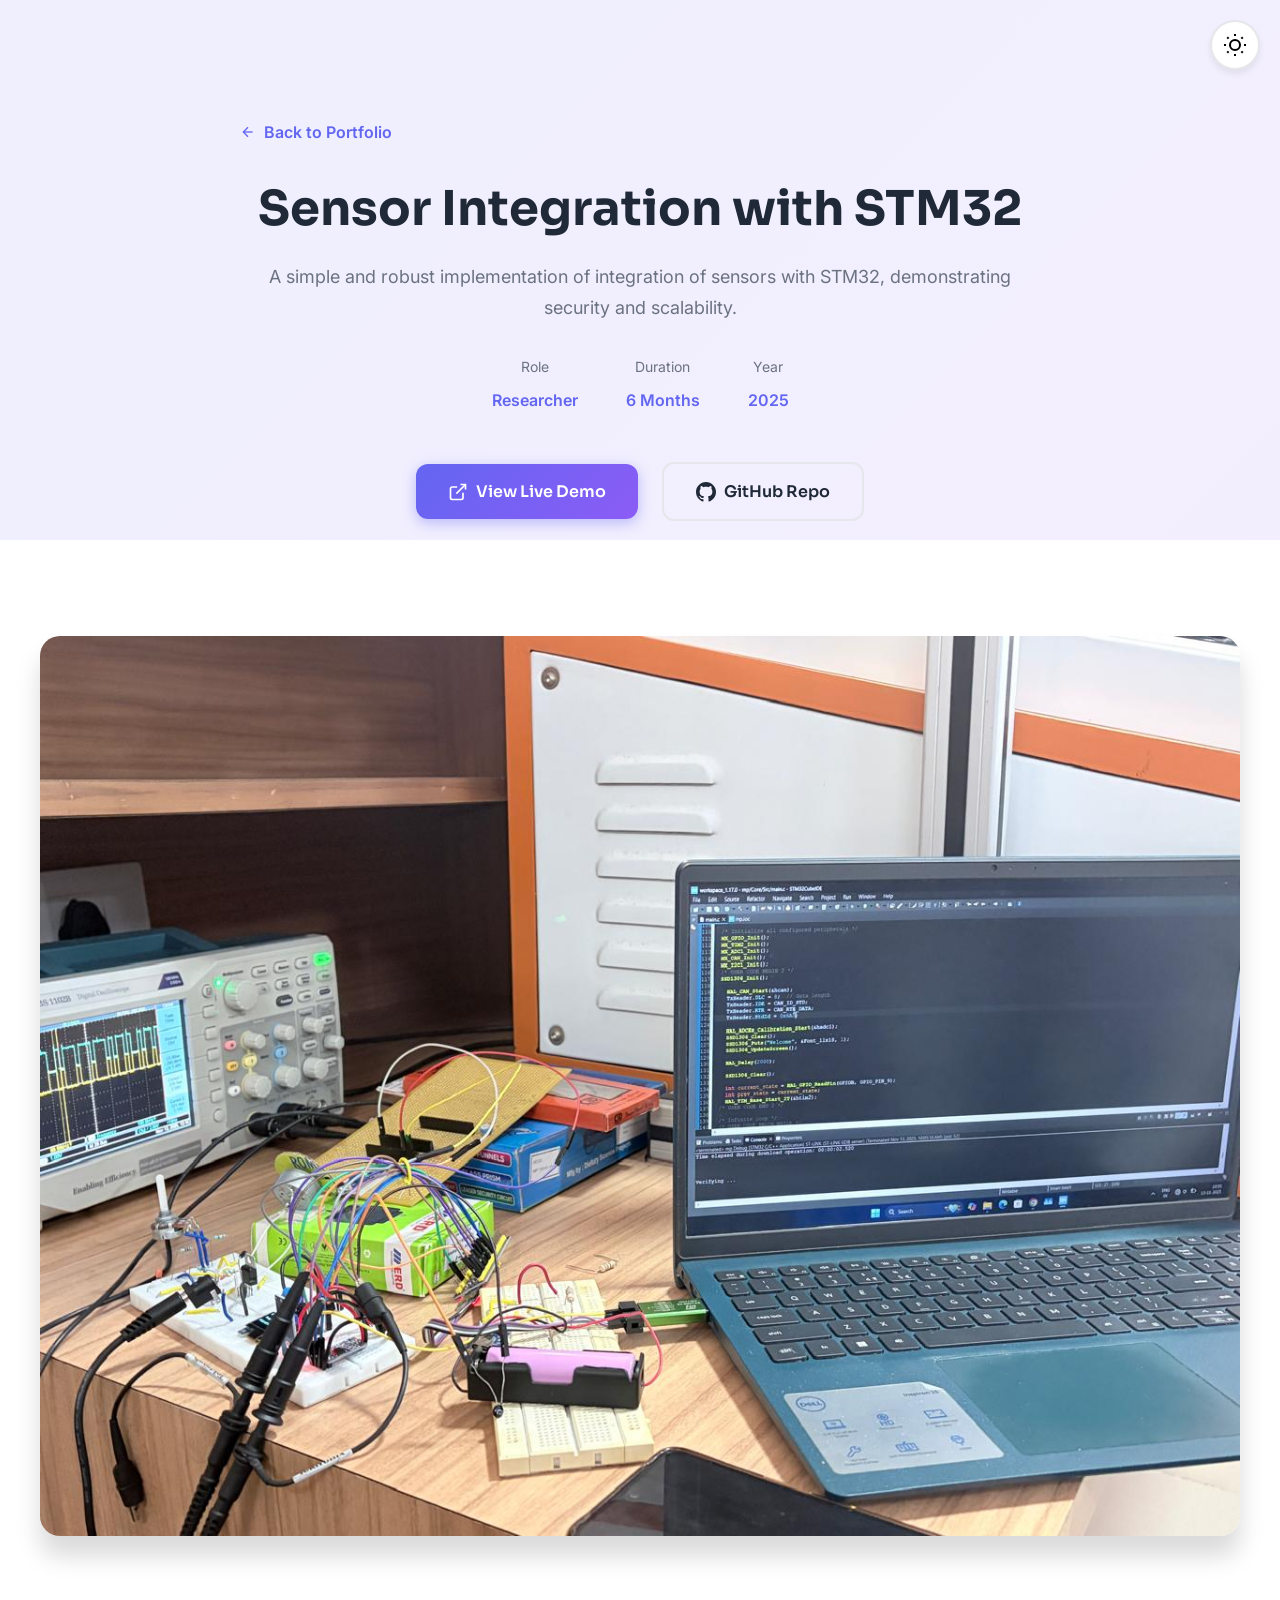
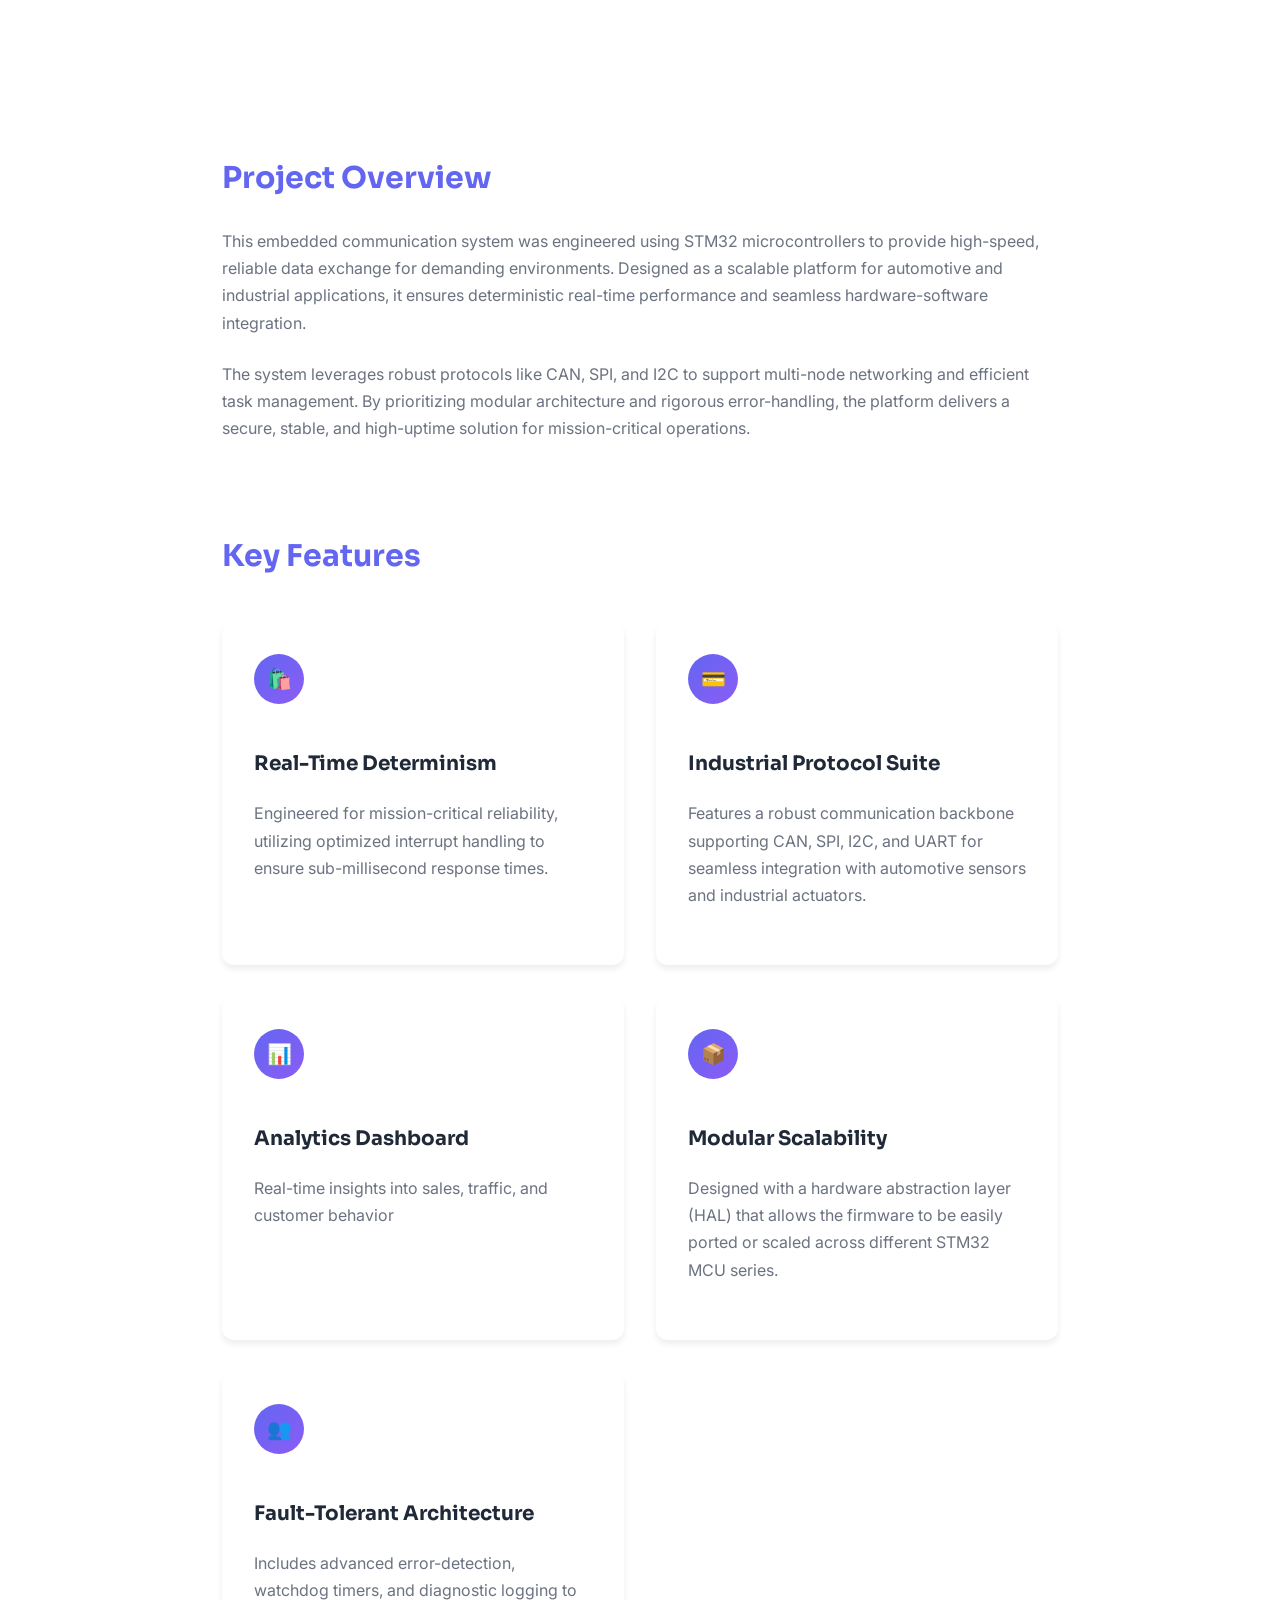
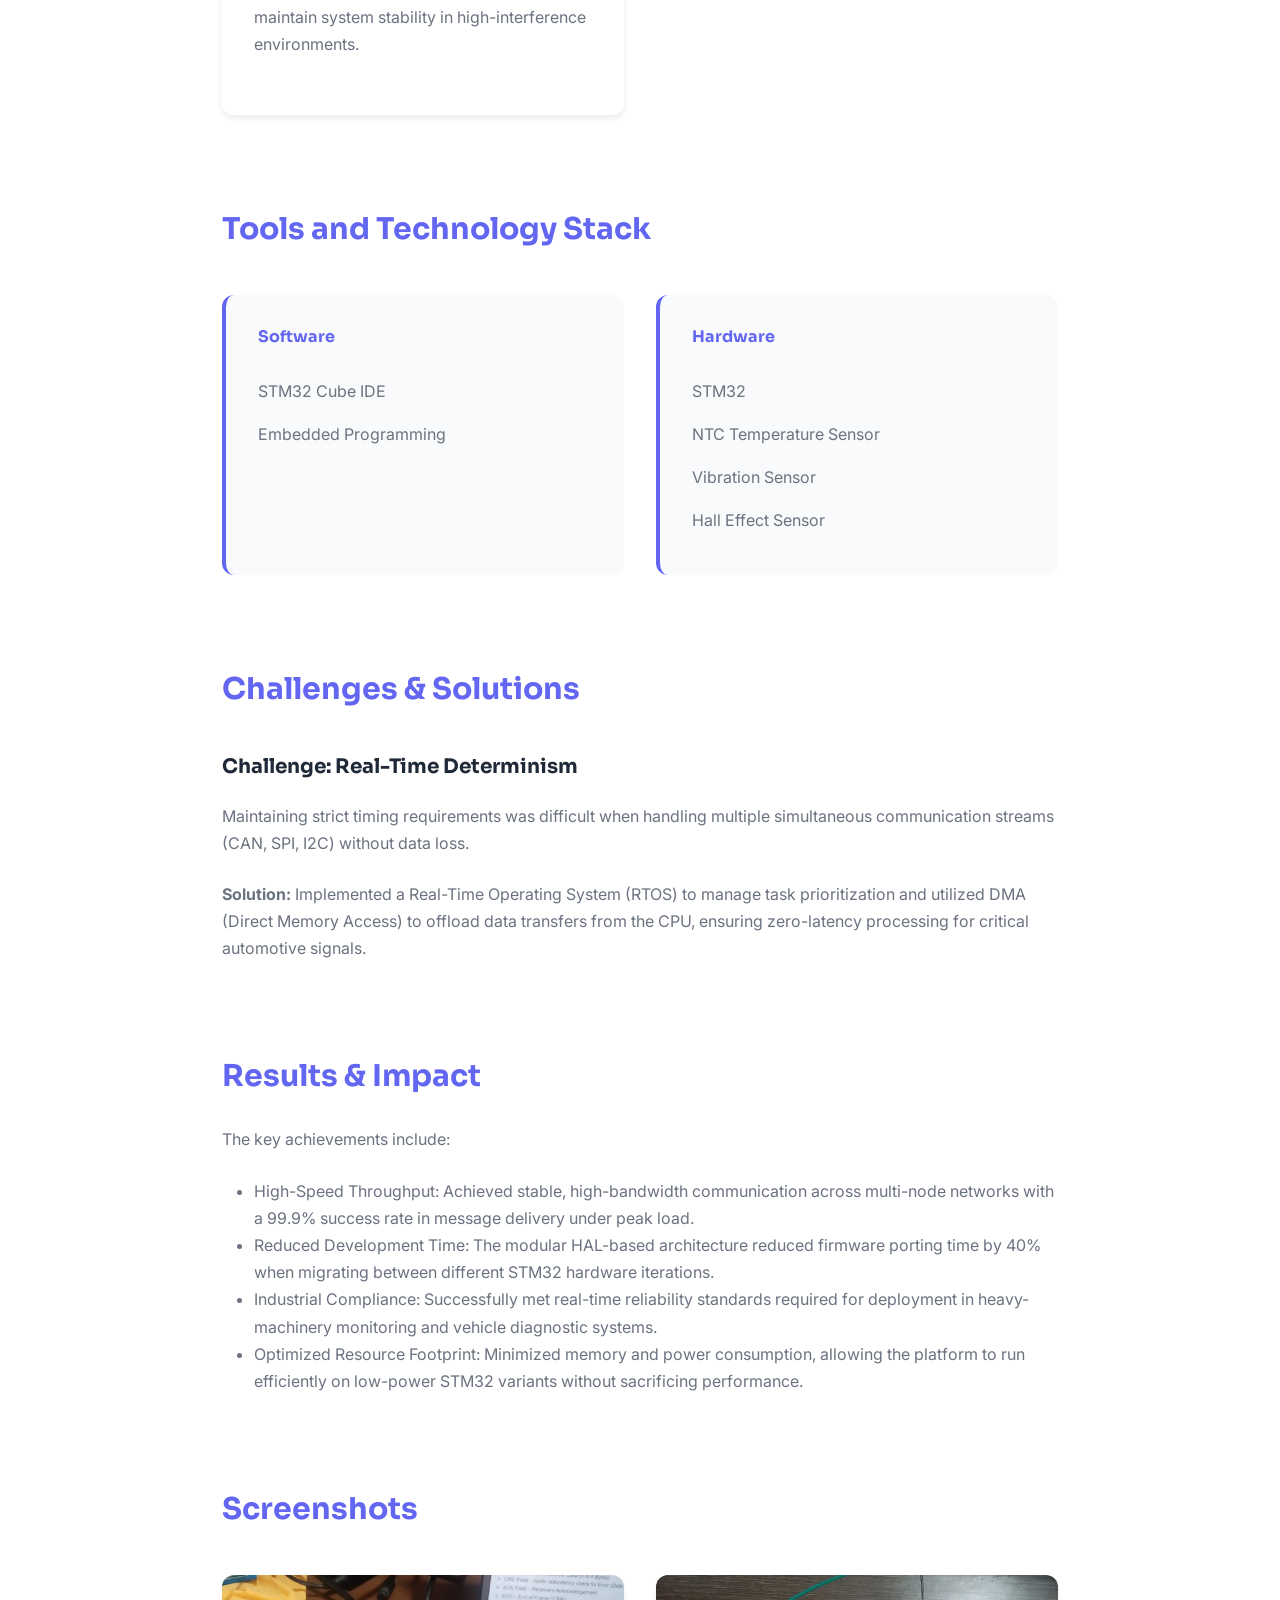
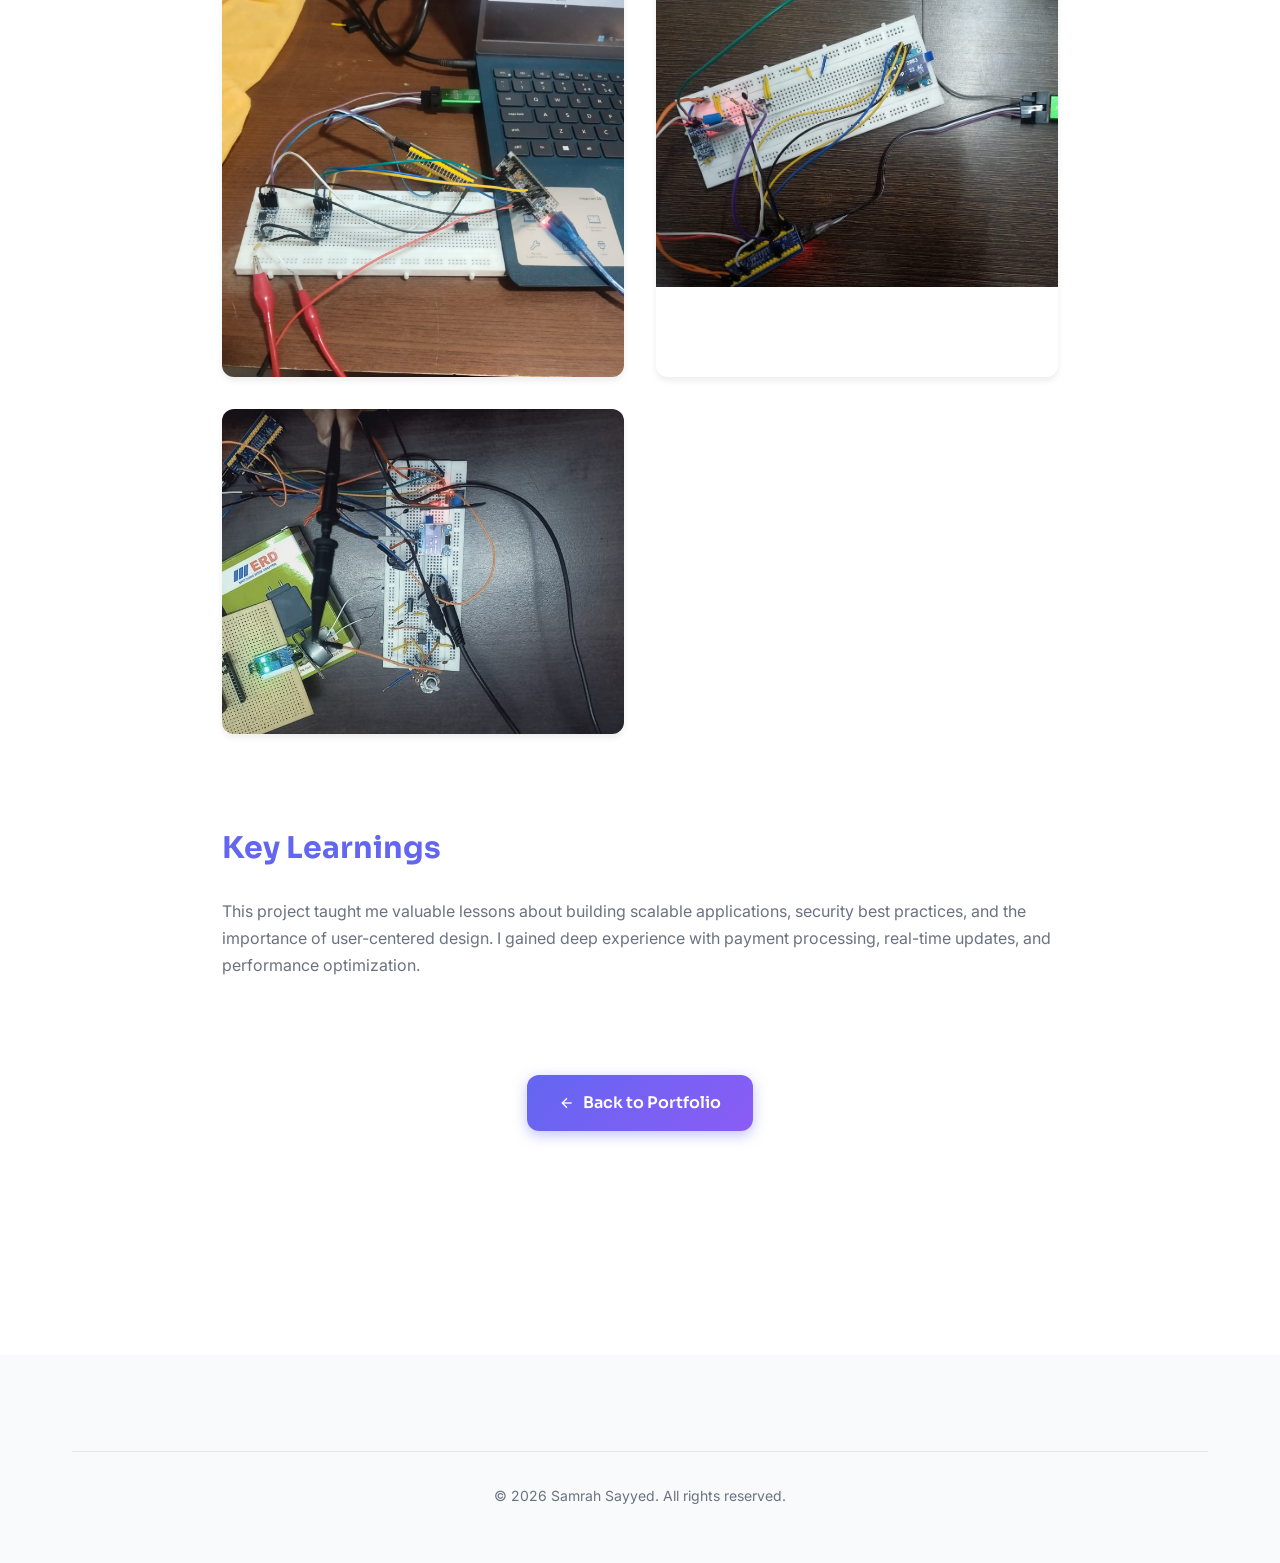
<file: projects/project1.html>
<!DOCTYPE html>
<html lang="en">
<head>
    <meta charset="UTF-8">
    <meta name="viewport" content="width=device-width, initial-scale=1.0">
    <title>Project 1 - Samrah</title>
    
    <link rel="preconnect" href="https://fonts.googleapis.com">
    <link rel="preconnect" href="https://fonts.gstatic.com" crossorigin>
    <link href="https://fonts.googleapis.com/css2?family=Sora:wght@300;400;600;700;800&family=Inter:wght@300;400;500;600&display=swap" rel="stylesheet">
    
    <link rel="stylesheet" href="../css/style.css">
    <link rel="stylesheet" href="../css/animations.css">
    
    <style>
        .project-hero {
            min-height: 60vh;
            display: flex;
            align-items: center;
            background: linear-gradient(135deg, rgba(99, 102, 241, 0.1), rgba(139, 92, 246, 0.1));
            padding-top: 100px;
        }
        
        .project-header {
            text-align: center;
            max-width: 800px;
            margin: 0 auto;
        }
        
        .project-header h1 {
            font-size: var(--font-size-5xl);
            margin-bottom: var(--spacing-md);
        }
        
        .project-meta {
            display: flex;
            justify-content: center;
            gap: var(--spacing-xl);
            margin: var(--spacing-lg) 0;
            flex-wrap: wrap;
        }
        
        .meta-item {
            display: flex;
            flex-direction: column;
            align-items: center;
        }
        
        .meta-label {
            font-size: var(--font-size-sm);
            color: var(--color-text-light);
            margin-bottom: var(--spacing-xs);
        }
        
        .meta-value {
            font-weight: 600;
            color: var(--color-primary);
        }
        
        .project-links {
            display: flex;
            justify-content: center;
            gap: var(--spacing-md);
            margin-top: var(--spacing-xl);
        }
        
        .project-image-large {
            width: 100%;
            max-width: 1200px;
            margin: var(--spacing-3xl) auto;
            border-radius: var(--border-radius-lg);
            overflow: hidden;
            box-shadow: var(--shadow-xl);
        }
        
        .project-image-large img {
            width: 100%;
            display: block;
        }
        
        .project-content {
            max-width: 900px;
            margin: 0 auto;
        }
        
        .content-section {
            margin-bottom: var(--spacing-3xl);
        }
        
        .content-section h2 {
            font-size: var(--font-size-3xl);
            margin-bottom: var(--spacing-lg);
            color: var(--color-primary);
        }
        
        .content-section h3 {
            font-size: var(--font-size-xl);
            margin-top: var(--spacing-xl);
            margin-bottom: var(--spacing-md);
        }
        
        .tech-stack {
            display: grid;
            grid-template-columns: repeat(auto-fit, minmax(250px, 1fr));
            gap: var(--spacing-lg);
            margin-top: var(--spacing-xl);
        }
        
        .tech-category {
            background: var(--color-bg-alt);
            padding: var(--spacing-lg);
            border-radius: var(--border-radius);
            border-left: 4px solid var(--color-primary);
        }
        
        .tech-category h4 {
            font-size: var(--font-size-base);
            margin-bottom: var(--spacing-md);
            color: var(--color-primary);
        }
        
        .tech-list {
            list-style: none;
        }
        
        .tech-list li {
            padding: var(--spacing-xs) 0;
            color: var(--color-text-light);
        }
        
        .features-grid {
            display: grid;
            grid-template-columns: repeat(auto-fit, minmax(280px, 1fr));
            gap: var(--spacing-lg);
            margin-top: var(--spacing-xl);
        }
        
        .feature-card {
            background: var(--color-surface);
            padding: var(--spacing-lg);
            border-radius: var(--border-radius);
            box-shadow: var(--shadow-md);
        }
        
        .feature-icon {
            width: 50px;
            height: 50px;
            background: linear-gradient(135deg, var(--color-primary), var(--color-secondary));
            border-radius: 50%;
            display: flex;
            align-items: center;
            justify-content: center;
            margin-bottom: var(--spacing-md);
            font-size: var(--font-size-xl);
        }
        
        .back-button {
            margin-bottom: var(--spacing-lg);
        }
        
        .screenshots {
            display: grid;
            grid-template-columns: repeat(auto-fit, minmax(300px, 1fr));
            gap: var(--spacing-lg);
            margin-top: var(--spacing-xl);
        }
        
        .screenshot {
            border-radius: var(--border-radius);
            overflow: hidden;
            box-shadow: var(--shadow-md);
            transition: transform var(--transition-base);
        }
        
        .screenshot:hover {
            transform: scale(1.05);
        }
        
        .screenshot img {
            width: 100%;
            display: block;
        }
    </style>
</head>
<body>
    <!-- Theme Toggle -->
    <button id="theme-toggle" class="theme-toggle" aria-label="Toggle dark mode">
        <svg class="sun-icon" width="24" height="24" viewBox="0 0 24 24" fill="none" stroke="currentColor" stroke-width="2">
            <circle cx="12" cy="12" r="5"></circle>
            <line x1="12" y1="1" x2="12" y2="3"></line>
            <line x1="12" y1="21" x2="12" y2="23"></line>
            <line x1="4.22" y1="4.22" x2="5.64" y2="5.64"></line>
            <line x1="18.36" y1="18.36" x2="19.78" y2="19.78"></line>
            <line x1="1" y1="12" x2="3" y2="12"></line>
            <line x1="21" y1="12" x2="23" y2="12"></line>
            <line x1="4.22" y1="19.78" x2="5.64" y2="18.36"></line>
            <line x1="18.36" y1="5.64" x2="19.78" y2="4.22"></line>
        </svg>
        <svg class="moon-icon" width="24" height="24" viewBox="0 0 24 24" fill="none" stroke="currentColor" stroke-width="2">
            <path d="M21 12.79A9 9 0 1 1 11.21 3 7 7 0 0 0 21 12.79z"></path>
        </svg>
    </button>

    <!-- Project Hero -->
    <section class="project-hero">
        <div class="container">
            <div class="back-button">
                <a href="../index.html#projects" class="btn-text">
                    <svg width="16" height="16" viewBox="0 0 24 24" fill="none" stroke="currentColor" stroke-width="2">
                        <line x1="19" y1="12" x2="5" y2="12"></line>
                        <polyline points="12 19 5 12 12 5"></polyline>
                    </svg>
                    Back to Portfolio
                </a>
            </div>
            
            <div class="project-header">
                <h1 class="fade-in-up">Sensor Integration with STM32</h1>
                <p class="fade-in-up" style="font-size: var(--font-size-lg); color: var(--color-text-light);">
                    A simple and robust implementation of integration of sensors with STM32, demonstrating security and scalability.
                </p>
                
                <div class="project-meta fade-in-up">
                    <div class="meta-item">
                        <span class="meta-label">Role</span>
                        <span class="meta-value">Researcher</span>
                    </div>
                    <div class="meta-item">
                        <span class="meta-label">Duration</span>
                        <span class="meta-value">6 Months</span>
                    </div>
                    <div class="meta-item">
                        <span class="meta-label">Year</span>
                        <span class="meta-value">2025</span>
                    </div>
                </div>
                
                <div class="project-links fade-in-up">
                    <a href="#" class="btn btn-primary">
                        <svg width="20" height="20" viewBox="0 0 24 24" fill="none" stroke="currentColor" stroke-width="2">
                            <path d="M18 13v6a2 2 0 0 1-2 2H5a2 2 0 0 1-2-2V8a2 2 0 0 1 2-2h6"></path>
                            <polyline points="15 3 21 3 21 9"></polyline>
                            <line x1="10" y1="14" x2="21" y2="3"></line>
                        </svg>
                        View Live Demo
                    </a>
                    <a href="#" class="btn btn-secondary">
                        <svg width="20" height="20" viewBox="0 0 24 24" fill="currentColor">
                            <path d="M12 0c-6.626 0-12 5.373-12 12 0 5.302 3.438 9.8 8.207 11.387.599.111.793-.261.793-.577v-2.234c-3.338.726-4.033-1.416-4.033-1.416-.546-1.387-1.333-1.756-1.333-1.756-1.089-.745.083-.729.083-.729 1.205.084 1.839 1.237 1.839 1.237 1.07 1.834 2.807 1.304 3.492.997.107-.775.418-1.305.762-1.604-2.665-.305-5.467-1.334-5.467-5.931 0-1.311.469-2.381 1.236-3.221-.124-.303-.535-1.524.117-3.176 0 0 1.008-.322 3.301 1.23.957-.266 1.983-.399 3.003-.404 1.02.005 2.047.138 3.006.404 2.291-1.552 3.297-1.23 3.297-1.23.653 1.653.242 2.874.118 3.176.77.84 1.235 1.911 1.235 3.221 0 4.609-2.807 5.624-5.479 5.921.43.372.823 1.102.823 2.222v3.293c0 .319.192.694.801.576 4.765-1.589 8.199-6.086 8.199-11.386 0-6.627-5.373-12-12-12z"/>
                        </svg>
                        GitHub Repo
                    </a>
                </div>
            </div>
        </div>
    </section>

    <!-- Project Image -->
    <div class="project-image-large fade-in">
        <img src="../images/project1.jpeg" alt="E-Commerce Platform">
    </div>

    <!-- Main Content -->
    <main class="section">
        <div class="container">
            <div class="project-content">
                <!-- Overview -->
                <div class="content-section reveal-up">
                    <h2>Project Overview</h2>
                    <p>This embedded communication system was engineered using STM32 microcontrollers to provide high-speed, reliable data exchange for demanding environments. Designed as a scalable platform for automotive and industrial applications, it ensures deterministic real-time performance and seamless hardware-software integration.
                    </p>
                    <p>
                        The system leverages robust protocols like CAN, SPI, and I2C to support multi-node networking and efficient task management. By prioritizing modular architecture and rigorous error-handling, the platform delivers a secure, stable, and high-uptime solution for mission-critical operations.
                    </p>
                </div>

                <!-- Key Features -->
                <div class="content-section reveal-up">
                    <h2>Key Features</h2>
                    <div class="features-grid">
                        <div class="feature-card">
                            <div class="feature-icon">🛍️</div>
                            <h3>Real-Time Determinism</h3>
                            <p>Engineered for mission-critical reliability, utilizing optimized interrupt handling to ensure sub-millisecond response times.</p>
                        </div>
                        <div class="feature-card">
                            <div class="feature-icon">💳</div>
                            <h3>Industrial Protocol Suite</h3>
                            <p>Features a robust communication backbone supporting CAN, SPI, I2C, and UART for seamless integration with automotive sensors and industrial actuators.</p>
                        </div>
                        <div class="feature-card">
                            <div class="feature-icon">📊</div>
                            <h3>Analytics Dashboard</h3>
                            <p>Real-time insights into sales, traffic, and customer behavior</p>
                        </div>
                        <div class="feature-card">
                            <div class="feature-icon">📦</div>
                            <h3>Modular Scalability</h3>
                            <p>Designed with a hardware abstraction layer (HAL) that allows the firmware to be easily ported or scaled across different STM32 MCU series.</p>
                        </div>
                        <div class="feature-card">
                            <div class="feature-icon">👥</div>
                            <h3>Fault-Tolerant Architecture</h3>
                            <p>Includes advanced error-detection, watchdog timers, and diagnostic logging to maintain system stability in high-interference environments.</p>
                        </div>
                    </div>
                </div>

                <!-- Technology Stack -->
                <div class="content-section reveal-up">
                    <h2>Tools and Technology Stack</h2>
                    <div class="tech-stack">
                        <div class="tech-category">
                            <h4>Software</h4>
                            <ul class="tech-list">
                                <li>STM32 Cube IDE</li>
                                <li>Embedded Programming</li>
                            </ul>
                        </div>
                        <div class="tech-category">
                            <h4>Hardware</h4>
                            <ul class="tech-list">
                                <li>STM32</li>
                                <li>NTC Temperature Sensor</li>
                                <li>Vibration Sensor</li>
                                <li>Hall Effect Sensor</li>
                            </ul>
                        </div>
                    </div>
                </div>

                <!-- Challenges & Solutions -->
                <div class="content-section reveal-up">
                    <h2>Challenges & Solutions</h2>
                    
                    <h3>Challenge: Real-Time Determinism</h3>
                    <p>
                         Maintaining strict timing requirements was difficult when handling multiple simultaneous communication streams (CAN, SPI, I2C) without data loss. 
                    </p>
                    <p>
                        <strong>Solution:</strong> Implemented a Real-Time Operating System (RTOS) to manage task prioritization and utilized DMA (Direct Memory Access) to offload data transfers from the CPU, ensuring zero-latency processing for critical automotive signals.
                    </p>
                </div>

                <!-- Results -->
                <div class="content-section reveal-up">
                    <h2>Results & Impact</h2>
                    <p>
                        The key achievements include:
                    </p>
                    <ul style="list-style: disc; padding-left: 2rem; color: var(--color-text-light);">
                        <li>High-Speed Throughput: Achieved stable, high-bandwidth communication across multi-node networks with a 99.9% success rate in message delivery under peak load.</li>
                        <li>Reduced Development Time: The modular HAL-based architecture reduced firmware porting time by 40% when migrating between different STM32 hardware iterations.</li>
                        <li>Industrial Compliance: Successfully met real-time reliability standards required for deployment in heavy-machinery monitoring and vehicle diagnostic systems.</li>
                        <li>Optimized Resource Footprint: Minimized memory and power consumption, allowing the platform to run efficiently on low-power STM32 variants without sacrificing performance.</li>
                    </ul>
                </div>

                <!-- Screenshots -->
                <div class="content-section reveal-up">
                    <h2>Screenshots</h2>
                    <div class="screenshots">
                        <div class="screenshot">
                            <img src="../images/project1-1.jpeg" alt="Dashboard">
                        </div>
                        <div class="screenshot">
                            <img src="../images/project1-2.jpeg" alt="Product Page">
                        </div>
                        <div class="screenshot">
                            <img src="../images/project1-3.jpeg" alt="Checkout">
                        </div>
                    </div>
                </div>

                <!-- Learnings -->
                <div class="content-section reveal-up">
                    <h2>Key Learnings</h2>
                    <p>
                        This project taught me valuable lessons about building scalable applications, security best 
                        practices, and the importance of user-centered design. I gained deep experience with payment 
                        processing, real-time updates, and performance optimization.
                    </p>
                </div>

                <!-- Back Button -->
                <div style="text-align: center; margin-top: var(--spacing-3xl);">
                    <a href="../index.html#projects" class="btn btn-primary">
                        <svg width="16" height="16" viewBox="0 0 24 24" fill="none" stroke="currentColor" stroke-width="2">
                            <line x1="19" y1="12" x2="5" y2="12"></line>
                            <polyline points="12 19 5 12 12 5"></polyline>
                        </svg>
                        Back to Portfolio
                    </a>
                </div>
            </div>
        </div>
    </main>

    <!-- Footer -->
    <footer class="footer">
        <div class="container">
            <div class="footer-bottom">
                <p>&copy; 2026 Samrah Sayyed. All rights reserved.</p>
            </div>
        </div>
    </footer>

    <script src="../js/main.js"></script>
    <script src="../js/animations.js"></script>
</body>
</html>
</file>
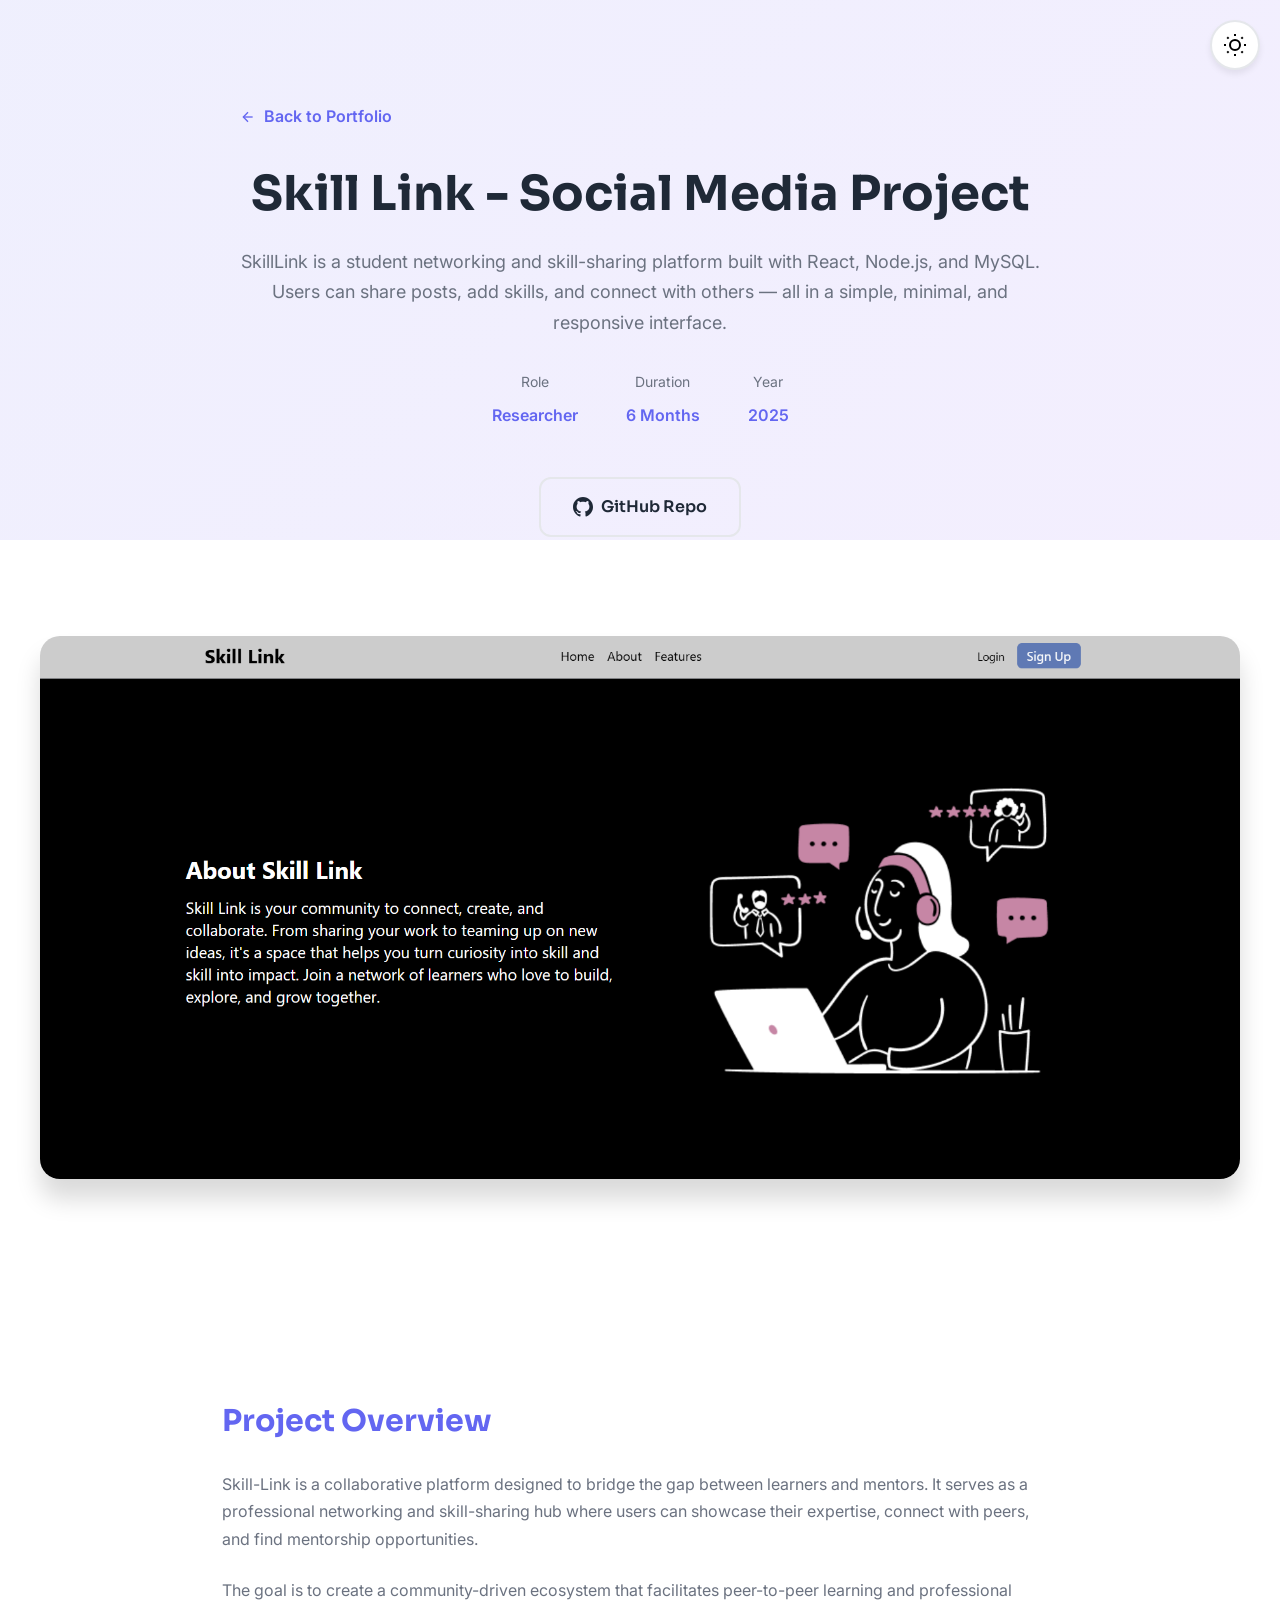
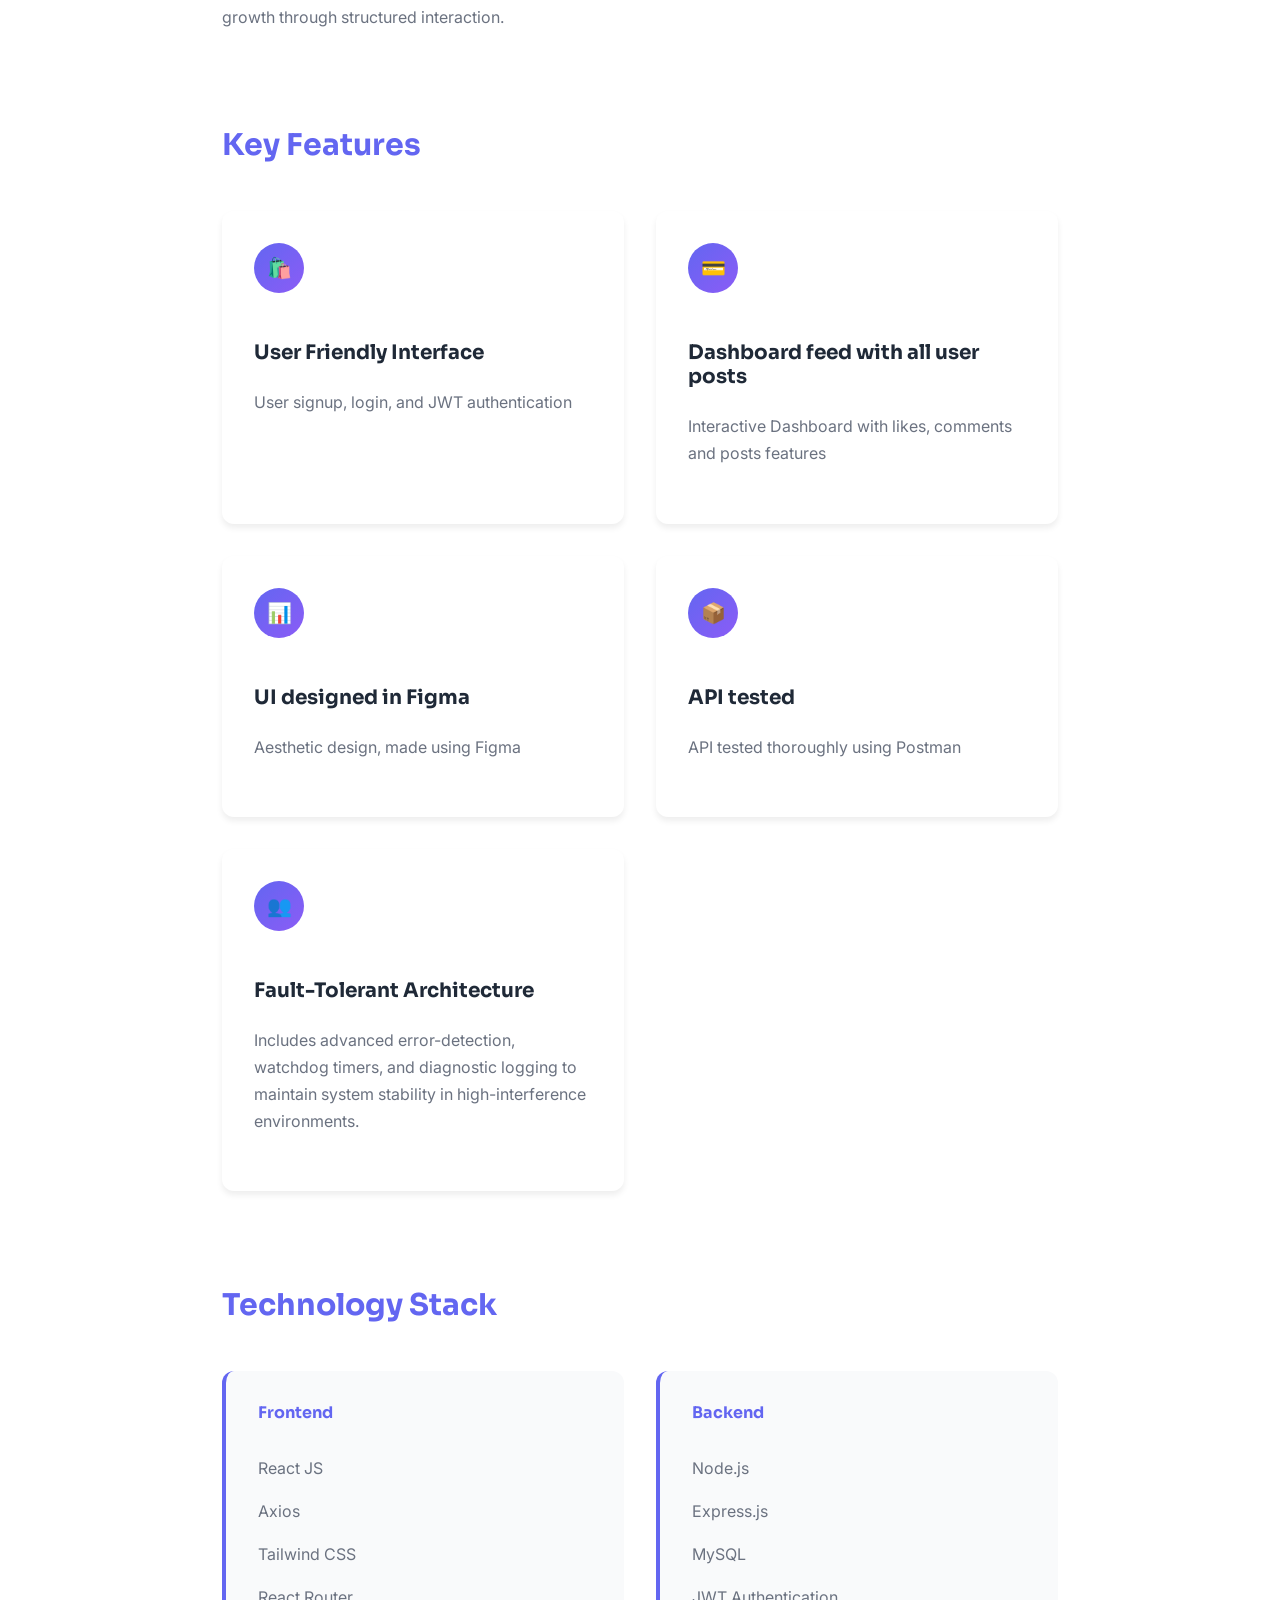
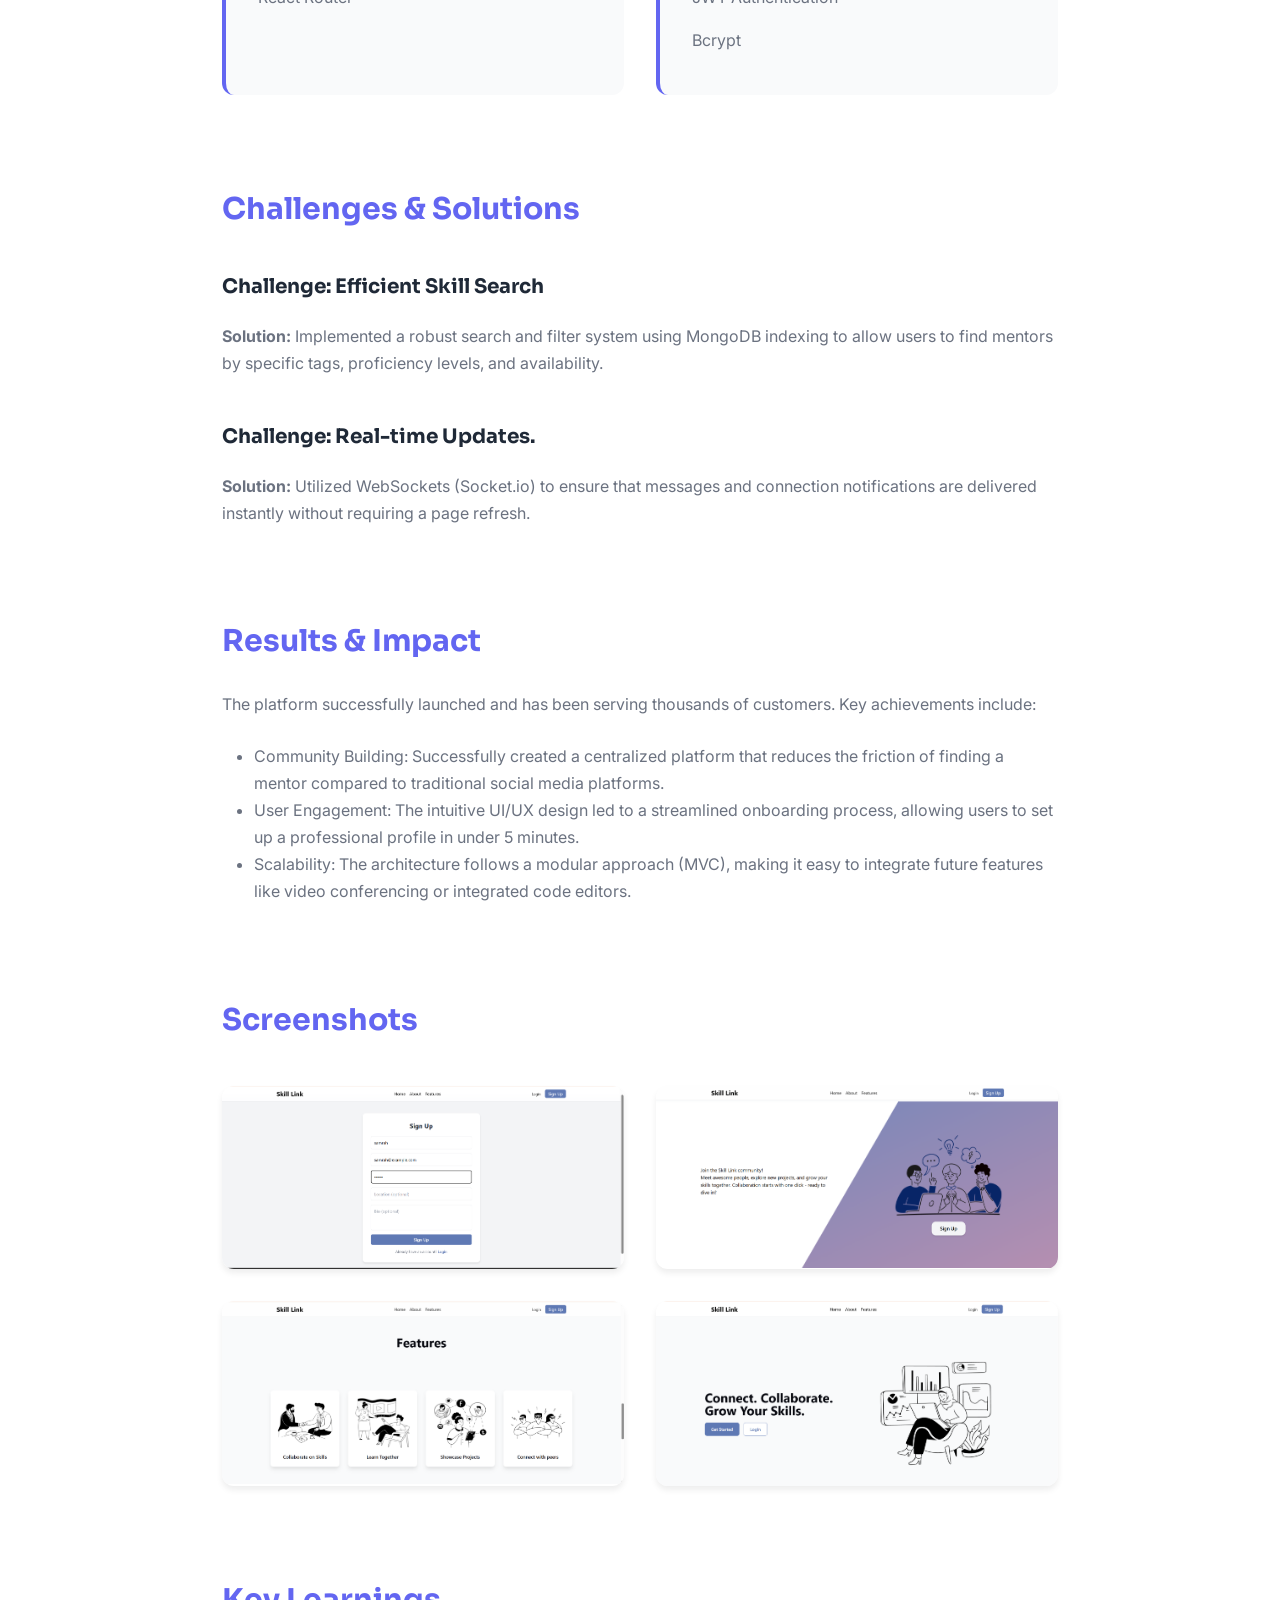
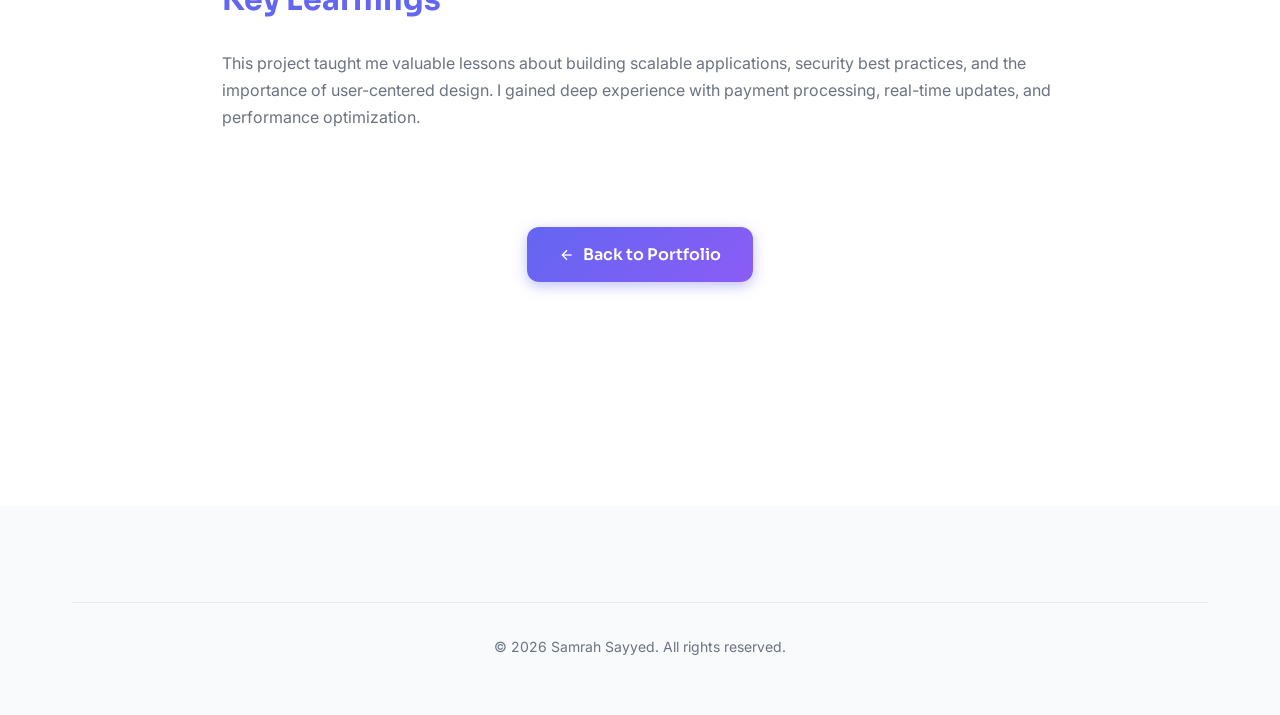
<file: projects/project2.html>
<!DOCTYPE html>
<html lang="en">
<head>
    <meta charset="UTF-8">
    <meta name="viewport" content="width=device-width, initial-scale=1.0">
    <title>Project 2- Samrah</title>
    
    <link rel="preconnect" href="https://fonts.googleapis.com">
    <link rel="preconnect" href="https://fonts.gstatic.com" crossorigin>
    <link href="https://fonts.googleapis.com/css2?family=Sora:wght@300;400;600;700;800&family=Inter:wght@300;400;500;600&display=swap" rel="stylesheet">
    
    <link rel="stylesheet" href="../css/style.css">
    <link rel="stylesheet" href="../css/animations.css">
    
    <style>
        .project-hero {
            min-height: 60vh;
            display: flex;
            align-items: center;
            background: linear-gradient(135deg, rgba(99, 102, 241, 0.1), rgba(139, 92, 246, 0.1));
            padding-top: 100px;
        }
        
        .project-header {
            text-align: center;
            max-width: 800px;
            margin: 0 auto;
        }
        
        .project-header h1 {
            font-size: var(--font-size-5xl);
            margin-bottom: var(--spacing-md);
        }
        
        .project-meta {
            display: flex;
            justify-content: center;
            gap: var(--spacing-xl);
            margin: var(--spacing-lg) 0;
            flex-wrap: wrap;
        }
        
        .meta-item {
            display: flex;
            flex-direction: column;
            align-items: center;
        }
        
        .meta-label {
            font-size: var(--font-size-sm);
            color: var(--color-text-light);
            margin-bottom: var(--spacing-xs);
        }
        
        .meta-value {
            font-weight: 600;
            color: var(--color-primary);
        }
        
        .project-links {
            display: flex;
            justify-content: center;
            gap: var(--spacing-md);
            margin-top: var(--spacing-xl);
        }
        
        .project-image-large {
            width: 100%;
            max-width: 1200px;
            margin: var(--spacing-3xl) auto;
            border-radius: var(--border-radius-lg);
            overflow: hidden;
            box-shadow: var(--shadow-xl);
        }
        
        .project-image-large img {
            width: 100%;
            display: block;
        }
        
        .project-content {
            max-width: 900px;
            margin: 0 auto;
        }
        
        .content-section {
            margin-bottom: var(--spacing-3xl);
        }
        
        .content-section h2 {
            font-size: var(--font-size-3xl);
            margin-bottom: var(--spacing-lg);
            color: var(--color-primary);
        }
        
        .content-section h3 {
            font-size: var(--font-size-xl);
            margin-top: var(--spacing-xl);
            margin-bottom: var(--spacing-md);
        }
        
        .tech-stack {
            display: grid;
            grid-template-columns: repeat(auto-fit, minmax(250px, 1fr));
            gap: var(--spacing-lg);
            margin-top: var(--spacing-xl);
        }
        
        .tech-category {
            background: var(--color-bg-alt);
            padding: var(--spacing-lg);
            border-radius: var(--border-radius);
            border-left: 4px solid var(--color-primary);
        }
        
        .tech-category h4 {
            font-size: var(--font-size-base);
            margin-bottom: var(--spacing-md);
            color: var(--color-primary);
        }
        
        .tech-list {
            list-style: none;
        }
        
        .tech-list li {
            padding: var(--spacing-xs) 0;
            color: var(--color-text-light);
        }
        
        .features-grid {
            display: grid;
            grid-template-columns: repeat(auto-fit, minmax(280px, 1fr));
            gap: var(--spacing-lg);
            margin-top: var(--spacing-xl);
        }
        
        .feature-card {
            background: var(--color-surface);
            padding: var(--spacing-lg);
            border-radius: var(--border-radius);
            box-shadow: var(--shadow-md);
        }
        
        .feature-icon {
            width: 50px;
            height: 50px;
            background: linear-gradient(135deg, var(--color-primary), var(--color-secondary));
            border-radius: 50%;
            display: flex;
            align-items: center;
            justify-content: center;
            margin-bottom: var(--spacing-md);
            font-size: var(--font-size-xl);
        }
        
        .back-button {
            margin-bottom: var(--spacing-lg);
        }
        
        .screenshots {
            display: grid;
            grid-template-columns: repeat(auto-fit, minmax(300px, 1fr));
            gap: var(--spacing-lg);
            margin-top: var(--spacing-xl);
        }
        
        .screenshot {
            border-radius: var(--border-radius);
            overflow: hidden;
            box-shadow: var(--shadow-md);
            transition: transform var(--transition-base);
        }
        
        .screenshot:hover {
            transform: scale(1.05);
        }
        
        .screenshot img {
            width: 100%;
            display: block;
        }
    </style>
</head>
<body>
    <!-- Theme Toggle -->
    <button id="theme-toggle" class="theme-toggle" aria-label="Toggle dark mode">
        <svg class="sun-icon" width="24" height="24" viewBox="0 0 24 24" fill="none" stroke="currentColor" stroke-width="2">
            <circle cx="12" cy="12" r="5"></circle>
            <line x1="12" y1="1" x2="12" y2="3"></line>
            <line x1="12" y1="21" x2="12" y2="23"></line>
            <line x1="4.22" y1="4.22" x2="5.64" y2="5.64"></line>
            <line x1="18.36" y1="18.36" x2="19.78" y2="19.78"></line>
            <line x1="1" y1="12" x2="3" y2="12"></line>
            <line x1="21" y1="12" x2="23" y2="12"></line>
            <line x1="4.22" y1="19.78" x2="5.64" y2="18.36"></line>
            <line x1="18.36" y1="5.64" x2="19.78" y2="4.22"></line>
        </svg>
        <svg class="moon-icon" width="24" height="24" viewBox="0 0 24 24" fill="none" stroke="currentColor" stroke-width="2">
            <path d="M21 12.79A9 9 0 1 1 11.21 3 7 7 0 0 0 21 12.79z"></path>
        </svg>
    </button>

    <!-- Project Hero -->
    <section class="project-hero">
        <div class="container">
            <div class="back-button">
                <a href="../index.html#projects" class="btn-text">
                    <svg width="16" height="16" viewBox="0 0 24 24" fill="none" stroke="currentColor" stroke-width="2">
                        <line x1="19" y1="12" x2="5" y2="12"></line>
                        <polyline points="12 19 5 12 12 5"></polyline>
                    </svg>
                    Back to Portfolio
                </a>
            </div>
            
            <div class="project-header">
                <h1 class="fade-in-up">Skill Link - Social Media Project</h1>
                <p class="fade-in-up" style="font-size: var(--font-size-lg); color: var(--color-text-light);">
                    SkillLink is a student networking and skill-sharing platform built with React, Node.js, and MySQL.
                    Users can share posts, add skills, and connect with others — all in a simple, minimal, and responsive interface.
                </p>
                
                <div class="project-meta fade-in-up">
                    <div class="meta-item">
                        <span class="meta-label">Role</span>
                        <span class="meta-value">Researcher</span>
                    </div>
                    <div class="meta-item">
                        <span class="meta-label">Duration</span>
                        <span class="meta-value">6 Months</span>
                    </div>
                    <div class="meta-item">
                        <span class="meta-label">Year</span>
                        <span class="meta-value">2025</span>
                    </div>
                </div>
                
                <div class="project-links fade-in-up">
                    <a href="https://github.com/SamrahSayyed/skill-link" class="btn btn-secondary">
                        <svg width="20" height="20" viewBox="0 0 24 24" fill="currentColor">
                            <path d="M12 0c-6.626 0-12 5.373-12 12 0 5.302 3.438 9.8 8.207 11.387.599.111.793-.261.793-.577v-2.234c-3.338.726-4.033-1.416-4.033-1.416-.546-1.387-1.333-1.756-1.333-1.756-1.089-.745.083-.729.083-.729 1.205.084 1.839 1.237 1.839 1.237 1.07 1.834 2.807 1.304 3.492.997.107-.775.418-1.305.762-1.604-2.665-.305-5.467-1.334-5.467-5.931 0-1.311.469-2.381 1.236-3.221-.124-.303-.535-1.524.117-3.176 0 0 1.008-.322 3.301 1.23.957-.266 1.983-.399 3.003-.404 1.02.005 2.047.138 3.006.404 2.291-1.552 3.297-1.23 3.297-1.23.653 1.653.242 2.874.118 3.176.77.84 1.235 1.911 1.235 3.221 0 4.609-2.807 5.624-5.479 5.921.43.372.823 1.102.823 2.222v3.293c0 .319.192.694.801.576 4.765-1.589 8.199-6.086 8.199-11.386 0-6.627-5.373-12-12-12z"/>
                        </svg>
                        GitHub Repo
                    </a>
                </div>
            </div>
        </div>
    </section>

    <!-- Project Image -->
    <div class="project-image-large fade-in">
        <img src="../images/project2.png" alt="E-Commerce Platform">
    </div>

    <!-- Main Content -->
    <main class="section">
        <div class="container">
            <div class="project-content">
                <!-- Overview -->
                <div class="content-section reveal-up">
                    <h2>Project Overview</h2>
                    <p>Skill-Link is a collaborative platform designed to bridge the gap between learners and mentors. It serves as a professional networking and skill-sharing hub where users can showcase their expertise, connect with peers, and find mentorship opportunities. 
                    </p>
                    <p>
                        The goal is to create a community-driven ecosystem that facilitates peer-to-peer learning and professional growth through structured interaction.
                    </p>
                </div>

                <!-- Key Features -->
                <div class="content-section reveal-up">
                    <h2>Key Features</h2>
                    <div class="features-grid">
                        <div class="feature-card">
                            <div class="feature-icon">🛍️</div>
                            <h3>User Friendly Interface</h3>
                            <p>User signup, login, and JWT authentication</p>
                        </div>
                        <div class="feature-card">
                            <div class="feature-icon">💳</div>
                            <h3>Dashboard feed with all user posts</h3>
                            <p>Interactive Dashboard with likes, comments and posts features</p>
                        </div>
                        <div class="feature-card">
                            <div class="feature-icon">📊</div>
                            <h3>UI designed in Figma</h3>
                            <p>Aesthetic design, made using Figma</p>
                        </div>
                        <div class="feature-card">
                            <div class="feature-icon">📦</div>
                            <h3>API tested</h3>
                            <p>API tested thoroughly using Postman</p>
                        </div>
                        <div class="feature-card">
                            <div class="feature-icon">👥</div>
                            <h3>Fault-Tolerant Architecture</h3>
                            <p>Includes advanced error-detection, watchdog timers, and diagnostic logging to maintain system stability in high-interference environments.</p>
                        </div>
                    </div>
                </div>

                <!-- Technology Stack -->
                <div class="content-section reveal-up">
                    <h2>Technology Stack</h2>
                    <div class="tech-stack">
                        <div class="tech-category">
                            <h4>Frontend</h4>
                            <ul class="tech-list">
                                <li>React JS</li>
                                <li>Axios</li>
                                <li>Tailwind CSS</li>
                                <li>React Router</li>
                            </ul>
                        </div>
                        <div class="tech-category">
                            <h4>Backend</h4>
                            <ul class="tech-list">
                                <li>Node.js</li>
                                <li>Express.js</li>
                                <li>MySQL</li>
                                <li>JWT Authentication</li>
                                <li>Bcrypt</li>
                            </ul>
                        </div>
                    </div>
                </div>

                <!-- Challenges & Solutions -->
                <div class="content-section reveal-up">
                    <h2>Challenges & Solutions</h2>
                    
                    <h3>Challenge: Efficient Skill Search</h3>
                    <p>
                        <strong>Solution:</strong> Implemented a robust search and filter system using MongoDB indexing to allow users to find mentors by specific tags, proficiency levels, and availability.
                    </p>
                    
                    <h3>Challenge: Real-time Updates.</h3>
                    <p>
                        <strong>Solution:</strong> Utilized WebSockets (Socket.io) to ensure that messages and connection notifications are delivered instantly without requiring a page refresh.
                    </p>
                </div>

                <!-- Results -->
                <div class="content-section reveal-up">
                    <h2>Results & Impact</h2>
                    <p>
                        The platform successfully launched and has been serving thousands of customers. Key achievements include:
                    </p>
                    <ul style="list-style: disc; padding-left: 2rem; color: var(--color-text-light);">
                        <li>Community Building: Successfully created a centralized platform that reduces the friction of finding a mentor compared to traditional social media platforms.</li>
                        <li>User Engagement: The intuitive UI/UX design led to a streamlined onboarding process, allowing users to set up a professional profile in under 5 minutes.</li>
                        <li>Scalability: The architecture follows a modular approach (MVC), making it easy to integrate future features like video conferencing or integrated code editors.</li>
                    </ul>
                </div>

                <!-- Screenshots -->
                <div class="content-section reveal-up">
                    <h2>Screenshots</h2>
                    <div class="screenshots">
                        <div class="screenshot">
                            <img src="../images/project2-1.png" alt="Dashboard">
                        </div>
                        <div class="screenshot">
                            <img src="../images/project2-2.png" alt="Product Page">
                        </div>
                        <div class="screenshot">
                            <img src="../images/project2-3.png" alt="Checkout">
                        </div>
                        <div class="screenshot">
                            <img src="../images/project2-4.png" alt="Checkout">
                        </div>
                    </div>
                </div>

                <!-- Learnings -->
                <div class="content-section reveal-up">
                    <h2>Key Learnings</h2>
                    <p>
                        This project taught me valuable lessons about building scalable applications, security best 
                        practices, and the importance of user-centered design. I gained deep experience with payment 
                        processing, real-time updates, and performance optimization.
                    </p>
                </div>

                <!-- Back Button -->
                <div style="text-align: center; margin-top: var(--spacing-3xl);">
                    <a href="../index.html#projects" class="btn btn-primary">
                        <svg width="16" height="16" viewBox="0 0 24 24" fill="none" stroke="currentColor" stroke-width="2">
                            <line x1="19" y1="12" x2="5" y2="12"></line>
                            <polyline points="12 19 5 12 12 5"></polyline>
                        </svg>
                        Back to Portfolio
                    </a>
                </div>
            </div>
        </div>
    </main>

    <!-- Footer -->
    <footer class="footer">
        <div class="container">
            <div class="footer-bottom">
                <p>&copy; 2026 Samrah Sayyed. All rights reserved.</p>
            </div>
        </div>
    </footer>

    <script src="../js/main.js"></script>
    <script src="../js/animations.js"></script>
</body>
</html>
</file>
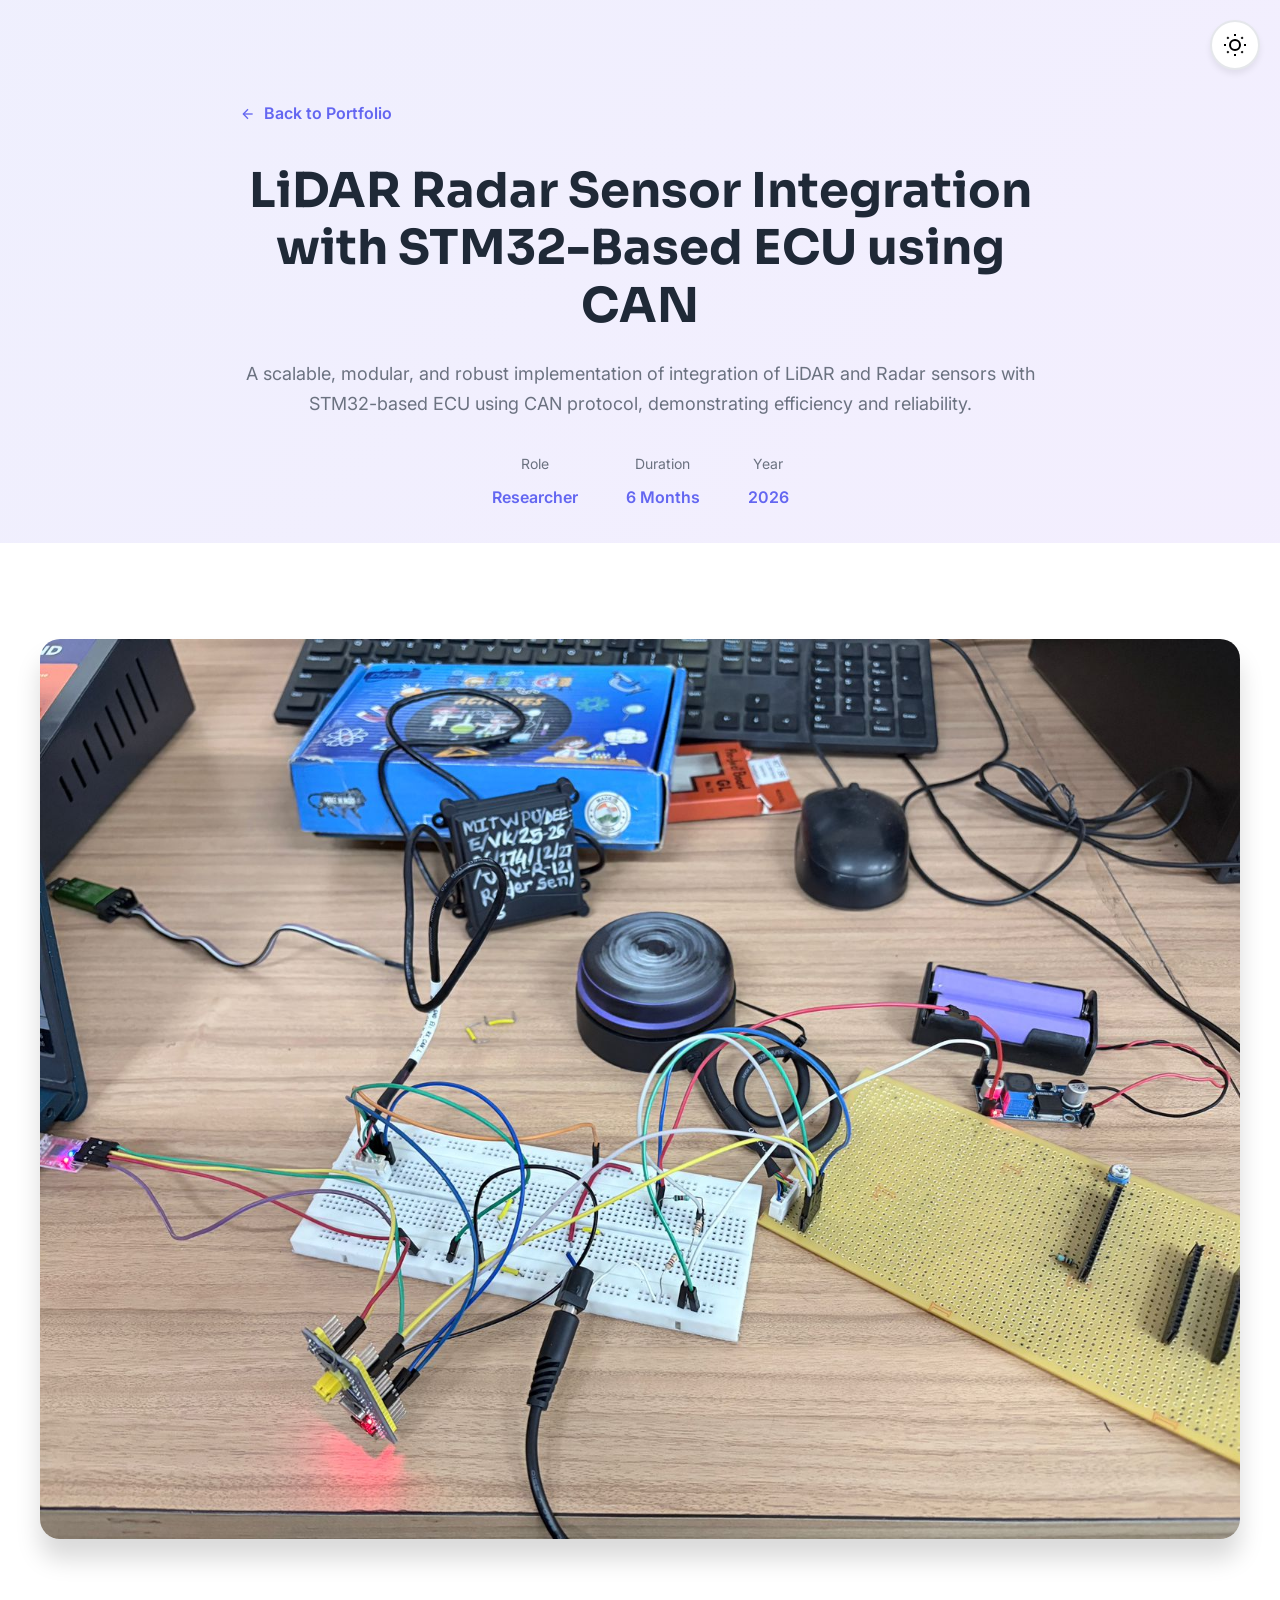
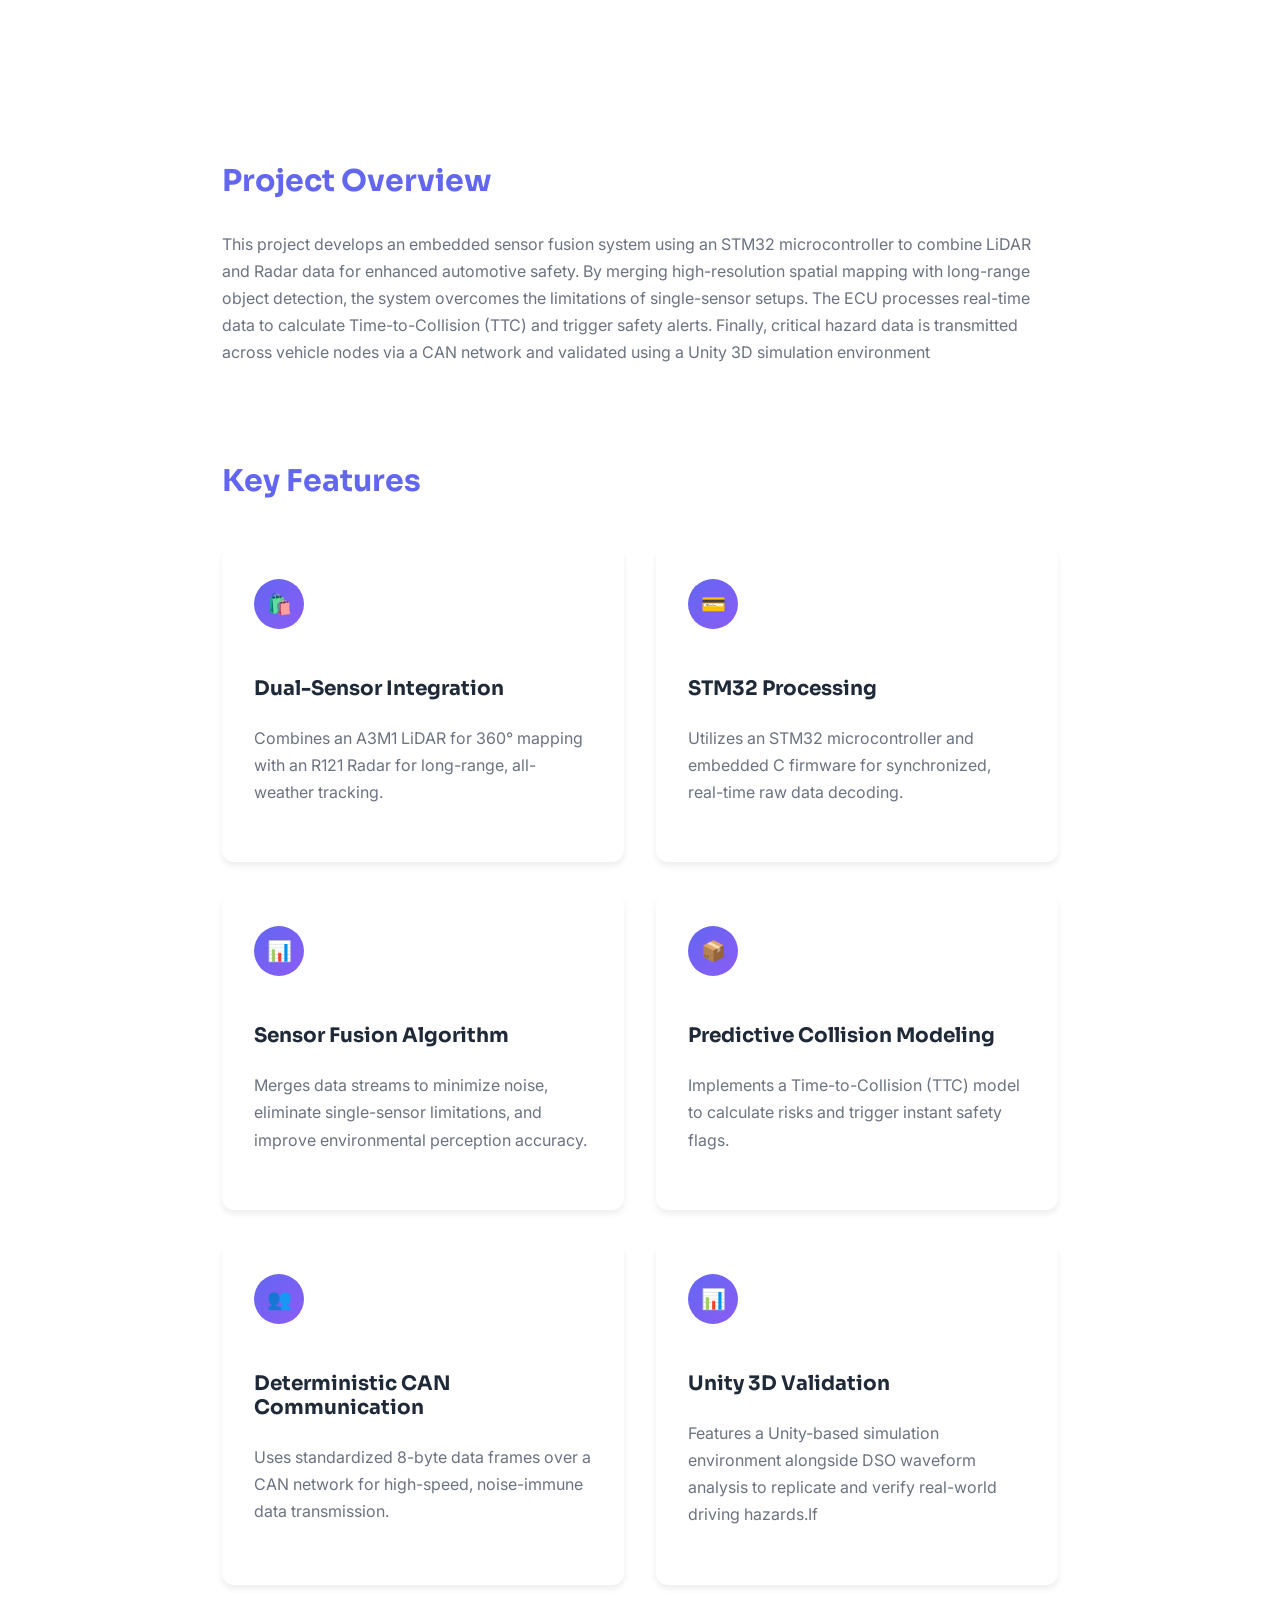
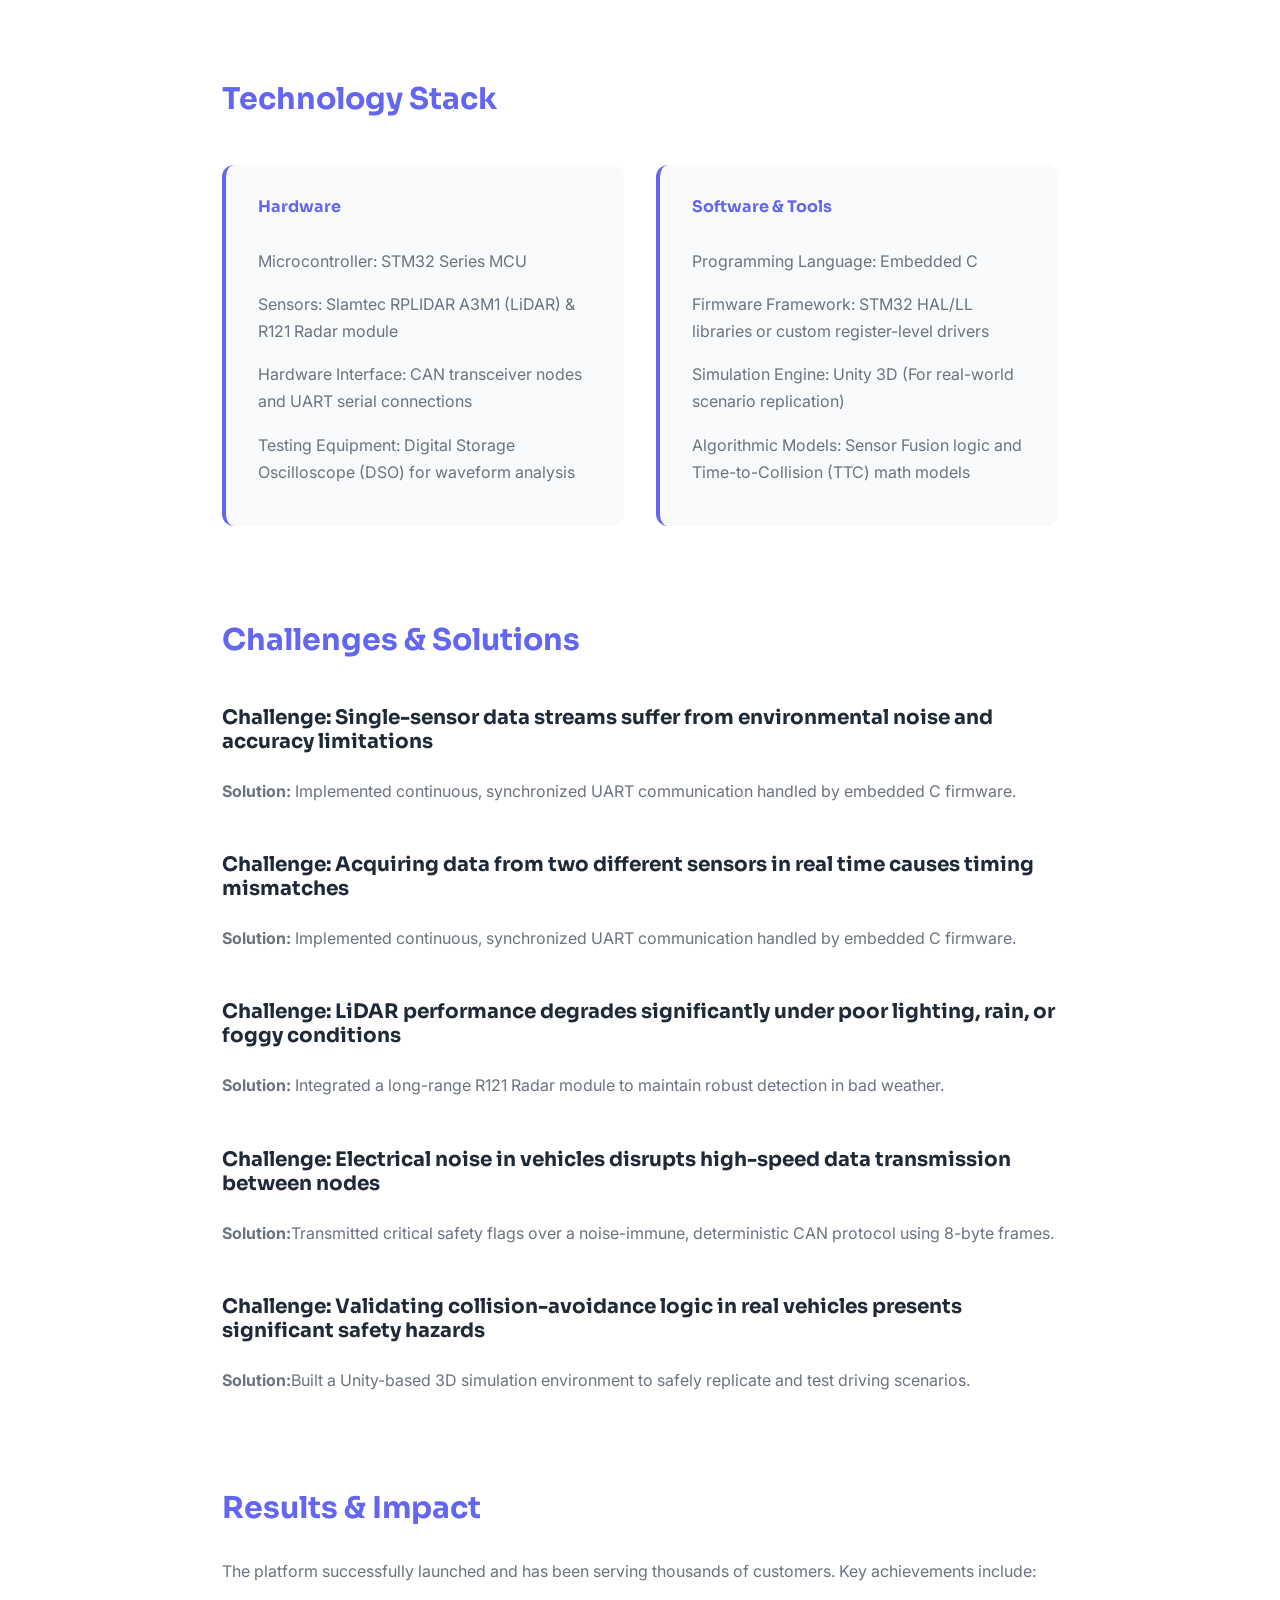
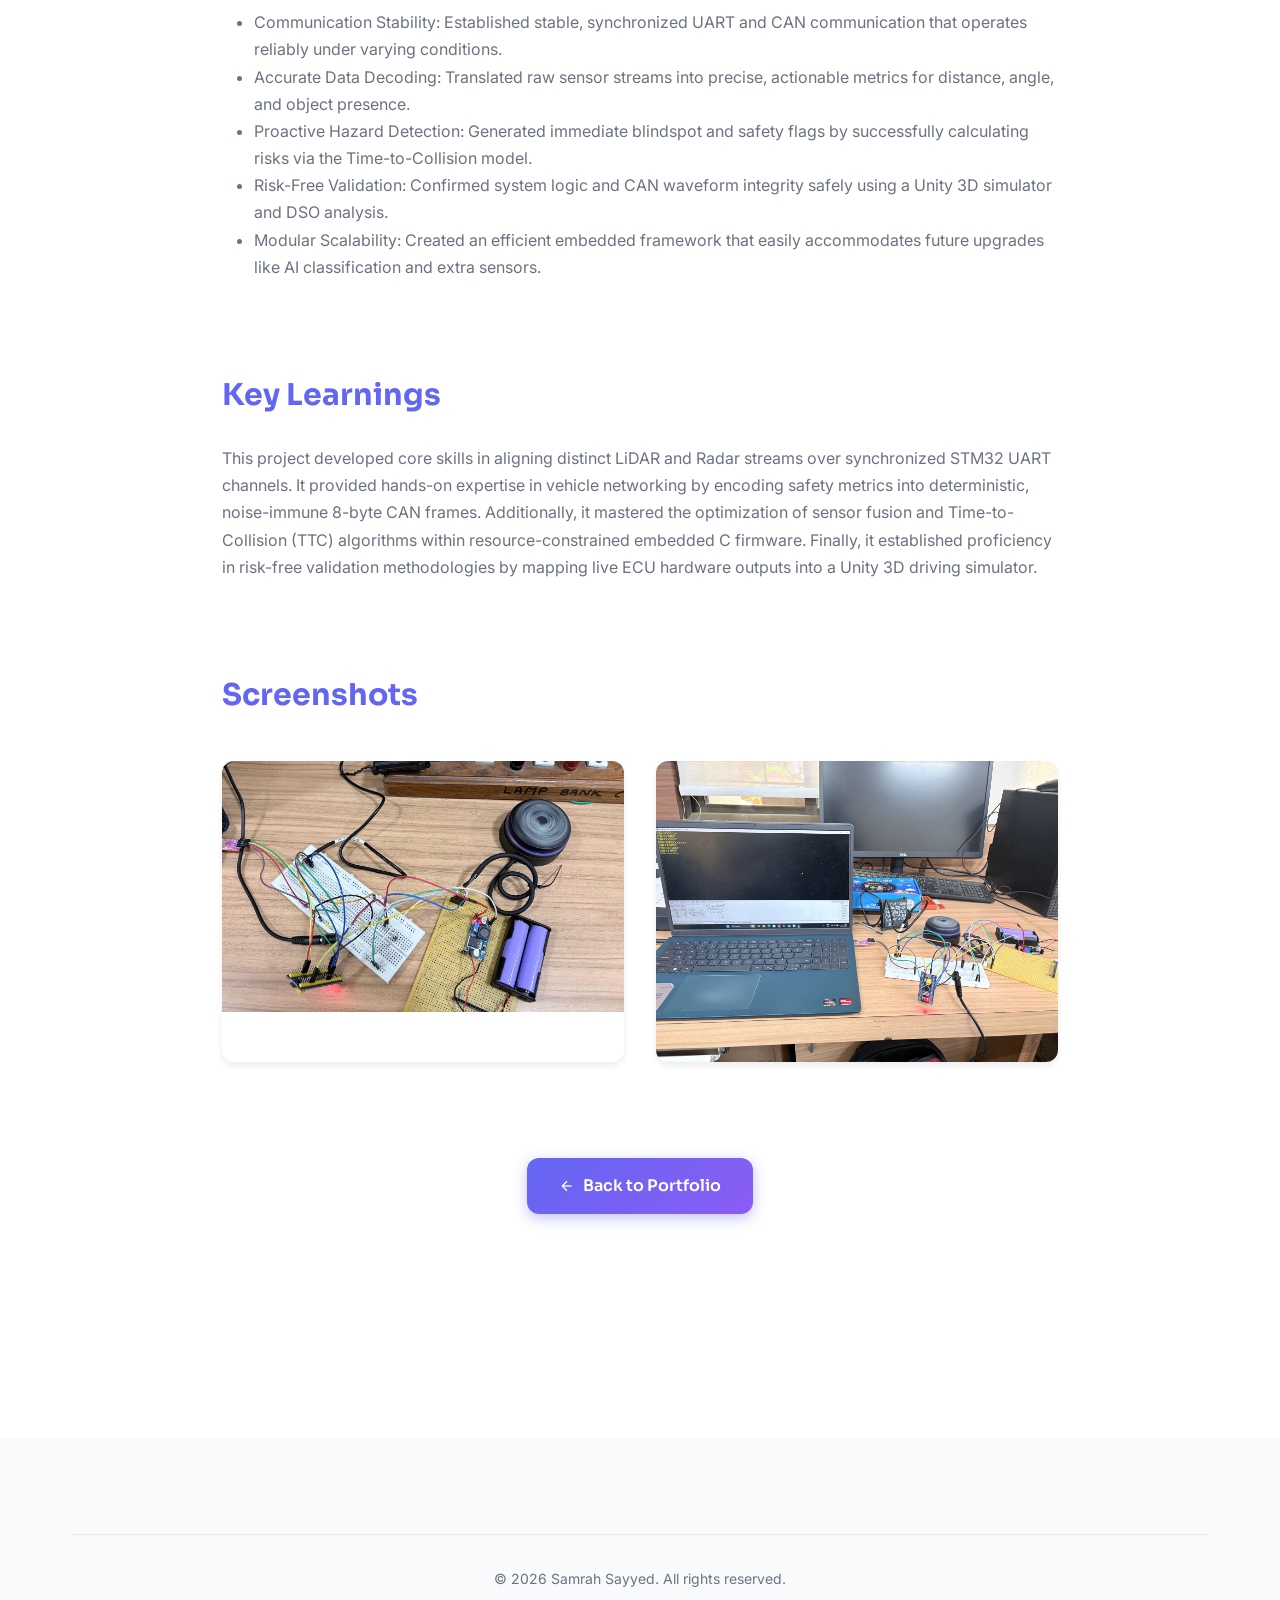
<file: projects/project4.html>
<!DOCTYPE html>
<html lang="en">
<head>
    <meta charset="UTF-8">
    <meta name="viewport" content="width=device-width, initial-scale=1.0">
    <title>Project 4- Samrah</title>
    
    <link rel="preconnect" href="https://fonts.googleapis.com">
    <link rel="preconnect" href="https://fonts.gstatic.com" crossorigin>
    <link href="https://fonts.googleapis.com/css2?family=Sora:wght@300;400;600;700;800&family=Inter:wght@300;400;500;600&display=swap" rel="stylesheet">
    
    <link rel="stylesheet" href="../css/style.css">
    <link rel="stylesheet" href="../css/animations.css">
    
    <style>
        .project-hero {
            min-height: 60vh;
            display: flex;
            align-items: center;
            background: linear-gradient(135deg, rgba(99, 102, 241, 0.1), rgba(139, 92, 246, 0.1));
            padding-top: 100px;
        }
        
        .project-header {
            text-align: center;
            max-width: 800px;
            margin: 0 auto;
        }
        
        .project-header h1 {
            font-size: var(--font-size-5xl);
            margin-bottom: var(--spacing-md);
        }
        
        .project-meta {
            display: flex;
            justify-content: center;
            gap: var(--spacing-xl);
            margin: var(--spacing-lg) 0;
            flex-wrap: wrap;
        }
        
        .meta-item {
            display: flex;
            flex-direction: column;
            align-items: center;
        }
        
        .meta-label {
            font-size: var(--font-size-sm);
            color: var(--color-text-light);
            margin-bottom: var(--spacing-xs);
        }
        
        .meta-value {
            font-weight: 600;
            color: var(--color-primary);
        }
        
        .project-links {
            display: flex;
            justify-content: center;
            gap: var(--spacing-md);
            margin-top: var(--spacing-xl);
        }
        
        .project-image-large {
            width: 100%;
            max-width: 1200px;
            margin: var(--spacing-3xl) auto;
            border-radius: var(--border-radius-lg);
            overflow: hidden;
            box-shadow: var(--shadow-xl);
        }
        
        .project-image-large img {
            width: 100%;
            display: block;
        }
        
        .project-content {
            max-width: 900px;
            margin: 0 auto;
        }
        
        .content-section {
            margin-bottom: var(--spacing-3xl);
        }
        
        .content-section h2 {
            font-size: var(--font-size-3xl);
            margin-bottom: var(--spacing-lg);
            color: var(--color-primary);
        }
        
        .content-section h3 {
            font-size: var(--font-size-xl);
            margin-top: var(--spacing-xl);
            margin-bottom: var(--spacing-md);
        }
        
        .tech-stack {
            display: grid;
            grid-template-columns: repeat(auto-fit, minmax(250px, 1fr));
            gap: var(--spacing-lg);
            margin-top: var(--spacing-xl);
        }
        
        .tech-category {
            background: var(--color-bg-alt);
            padding: var(--spacing-lg);
            border-radius: var(--border-radius);
            border-left: 4px solid var(--color-primary);
        }
        
        .tech-category h4 {
            font-size: var(--font-size-base);
            margin-bottom: var(--spacing-md);
            color: var(--color-primary);
        }
        
        .tech-list {
            list-style: none;
        }
        
        .tech-list li {
            padding: var(--spacing-xs) 0;
            color: var(--color-text-light);
        }
        
        .features-grid {
            display: grid;
            grid-template-columns: repeat(auto-fit, minmax(280px, 1fr));
            gap: var(--spacing-lg);
            margin-top: var(--spacing-xl);
        }
        
        .feature-card {
            background: var(--color-surface);
            padding: var(--spacing-lg);
            border-radius: var(--border-radius);
            box-shadow: var(--shadow-md);
        }
        
        .feature-icon {
            width: 50px;
            height: 50px;
            background: linear-gradient(135deg, var(--color-primary), var(--color-secondary));
            border-radius: 50%;
            display: flex;
            align-items: center;
            justify-content: center;
            margin-bottom: var(--spacing-md);
            font-size: var(--font-size-xl);
        }
        
        .back-button {
            margin-bottom: var(--spacing-lg);
        }
        
        .screenshots {
            display: grid;
            grid-template-columns: repeat(auto-fit, minmax(300px, 1fr));
            gap: var(--spacing-lg);
            margin-top: var(--spacing-xl);
        }
        
        .screenshot {
            border-radius: var(--border-radius);
            overflow: hidden;
            box-shadow: var(--shadow-md);
            transition: transform var(--transition-base);
        }
        
        .screenshot:hover {
            transform: scale(1.05);
        }
        
        .screenshot img {
            width: 100%;
            display: block;
        }
    </style>
</head>
<body>
    <!-- Theme Toggle -->
    <button id="theme-toggle" class="theme-toggle" aria-label="Toggle dark mode">
        <svg class="sun-icon" width="24" height="24" viewBox="0 0 24 24" fill="none" stroke="currentColor" stroke-width="2">
            <circle cx="12" cy="12" r="5"></circle>
            <line x1="12" y1="1" x2="12" y2="3"></line>
            <line x1="12" y1="21" x2="12" y2="23"></line>
            <line x1="4.22" y1="4.22" x2="5.64" y2="5.64"></line>
            <line x1="18.36" y1="18.36" x2="19.78" y2="19.78"></line>
            <line x1="1" y1="12" x2="3" y2="12"></line>
            <line x1="21" y1="12" x2="23" y2="12"></line>
            <line x1="4.22" y1="19.78" x2="5.64" y2="18.36"></line>
            <line x1="18.36" y1="5.64" x2="19.78" y2="4.22"></line>
        </svg>
        <svg class="moon-icon" width="24" height="24" viewBox="0 0 24 24" fill="none" stroke="currentColor" stroke-width="2">
            <path d="M21 12.79A9 9 0 1 1 11.21 3 7 7 0 0 0 21 12.79z"></path>
        </svg>
    </button>

    <!-- Project Hero -->
    <section class="project-hero">
        <div class="container">
            <div class="back-button">
                <a href="../index.html#projects" class="btn-text">
                    <svg width="16" height="16" viewBox="0 0 24 24" fill="none" stroke="currentColor" stroke-width="2">
                        <line x1="19" y1="12" x2="5" y2="12"></line>
                        <polyline points="12 19 5 12 12 5"></polyline>
                    </svg>
                    Back to Portfolio
                </a>
            </div>
            
            <div class="project-header">
                <h1 class="fade-in-up">LiDAR Radar Sensor Integration with STM32-Based ECU using CAN</h1>
                <p class="fade-in-up" style="font-size: var(--font-size-lg); color: var(--color-text-light);">
                    A scalable, modular, and robust implementation of integration of LiDAR and Radar sensors with STM32-based ECU using CAN protocol, demonstrating efficiency and reliability.
                </p>
                
                <div class="project-meta fade-in-up">
                    <div class="meta-item">
                        <span class="meta-label">Role</span>
                        <span class="meta-value">Researcher</span>
                    </div>
                    <div class="meta-item">
                        <span class="meta-label">Duration</span>
                        <span class="meta-value">6 Months</span>
                    </div>
                    <div class="meta-item">
                        <span class="meta-label">Year</span>
                        <span class="meta-value">2026</span>
                    </div>
                </div>
                
                
            </div>
        </div>
    </section>

    <!-- Project Image -->
    <div class="project-image-large fade-in">
        <img src="../images/project4.jpeg" alt="LiDAR Radar Integration">
    </div>

    <!-- Main Content -->
    <main class="section">
        <div class="container">
            <div class="project-content">
                <!-- Overview -->
                <div class="content-section reveal-up">
                    <h2>Project Overview</h2>
                    <p>This project develops an embedded sensor fusion system using an STM32 microcontroller to combine LiDAR and Radar data for enhanced automotive safety. By merging high-resolution spatial mapping with long-range object detection, the system overcomes the limitations of single-sensor setups. The ECU processes real-time data to calculate Time-to-Collision (TTC) and trigger safety alerts. Finally, critical hazard data is transmitted across vehicle nodes via a CAN network and validated using a Unity 3D simulation environment
                    </p>
                </div>

                <!-- Key Features -->
                <div class="content-section reveal-up">
                    <h2>Key Features</h2>
                    <div class="features-grid">
                        <div class="feature-card">
                            <div class="feature-icon">🛍️</div>
                            <h3>Dual-Sensor Integration</h3>
                            <p>Combines an A3M1 LiDAR for 360° mapping with an R121 Radar for long-range, all-weather tracking.</p>
                        </div>
                        <div class="feature-card">
                            <div class="feature-icon">💳</div>
                            <h3>STM32 Processing</h3>
                            <p>Utilizes an STM32 microcontroller and embedded C firmware for synchronized, real-time raw data decoding.</p>
                        </div>
                        <div class="feature-card">
                            <div class="feature-icon">📊</div>
                            <h3>Sensor Fusion Algorithm</h3>
                            <p>Merges data streams to minimize noise, eliminate single-sensor limitations, and improve environmental perception accuracy.</p>
                        </div>
                        <div class="feature-card">
                            <div class="feature-icon">📦</div>
                            <h3>Predictive Collision Modeling</h3>
                            <p>Implements a Time-to-Collision (TTC) model to calculate risks and trigger instant safety flags.</p>
                        </div>
                        <div class="feature-card">
                            <div class="feature-icon">👥</div>
                            <h3>Deterministic CAN Communication</h3>
                            <p>Uses standardized 8-byte data frames over a CAN network for high-speed, noise-immune data transmission.</p>
                        </div>
                        <div class="feature-card">
                            <div class="feature-icon">📊</div>
                            <h3>Unity 3D Validation</h3>
                            <p>Features a Unity-based simulation environment alongside DSO waveform analysis to replicate and verify real-world driving hazards.If</p>
                        </div>
                    </div>
                </div>

                <!-- Technology Stack -->
                <div class="content-section reveal-up">
                    <h2>Technology Stack</h2>
                    <div class="tech-stack">
                        <div class="tech-category">
                            <h4>Hardware</h4>
                            <ul class="tech-list">
                                <li>Microcontroller: STM32 Series MCU</li>
                                <li>Sensors: Slamtec RPLIDAR A3M1 (LiDAR) & R121 Radar module</li>
                                <li>Hardware Interface: CAN transceiver nodes and UART serial connections</li>
                                <li>Testing Equipment: Digital Storage Oscilloscope (DSO) for waveform analysis</li>
                            </ul>
                        </div>
                        <div class="tech-category">
                            <h4>Software & Tools</h4>
                            <ul class="tech-list">
                                <li>Programming Language: Embedded C</li>
                                <li>Firmware Framework: STM32 HAL/LL libraries or custom register-level drivers</li>
                                <li>Simulation Engine: Unity 3D (For real-world scenario replication)</li>
                                <li>Algorithmic Models: Sensor Fusion logic and Time-to-Collision (TTC) math models</li>
                            </ul>
                        </div>
                    </div>
                </div>

                <!-- Challenges & Solutions -->
                <div class="content-section reveal-up">
                    <h2>Challenges & Solutions</h2>
                    
                    <h3>Challenge: Single-sensor data streams suffer from environmental noise and accuracy limitations</h3>
                    <p>
                        <strong>Solution:</strong> Implemented continuous, synchronized UART communication handled by embedded C firmware.
                    </p>
                    
                    <h3>Challenge: Acquiring data from two different sensors in real time causes timing mismatches</h3>
                    <p>
                        <strong>Solution:</strong> Implemented continuous, synchronized UART communication handled by embedded C firmware.
                    </p>
                    <h3>Challenge: LiDAR performance degrades significantly under poor lighting, rain, or foggy conditions</h3>
                    <p>
                        <strong>Solution:</strong> Integrated a long-range R121 Radar module to maintain robust detection in bad weather.
                    </p>
                    <h3>Challenge: Electrical noise in vehicles disrupts high-speed data transmission between nodes</h3>
                    <p>
                        <strong>Solution:</strong>Transmitted critical safety flags over a noise-immune, deterministic CAN protocol using 8-byte frames.
                    </p>
                    <h3>Challenge: Validating collision-avoidance logic in real vehicles presents significant safety hazards</h3>
                    <p>
                        <strong>Solution:</strong>Built a Unity-based 3D simulation environment to safely replicate and test driving scenarios.
                    </p>
                </div>

                <!-- Results -->
                <div class="content-section reveal-up">
                    <h2>Results & Impact</h2>
                    <p>
                        The platform successfully launched and has been serving thousands of customers. Key achievements include:
                    </p>
                    <ul style="list-style: disc; padding-left: 2rem; color: var(--color-text-light);">
                        <li>Communication Stability: Established stable, synchronized UART and CAN communication that operates reliably under varying conditions.</li>
                        <li>Accurate Data Decoding: Translated raw sensor streams into precise, actionable metrics for distance, angle, and object presence.</li>
                        <li>Proactive Hazard Detection: Generated immediate blindspot and safety flags by successfully calculating risks via the Time-to-Collision model.</li>
                        <li>Risk-Free Validation: Confirmed system logic and CAN waveform integrity safely using a Unity 3D simulator and DSO analysis.</li>
                        <li>Modular Scalability: Created an efficient embedded framework that easily accommodates future upgrades like AI classification and extra sensors.</li>
                    </ul>
                </div>
                <!-- Learnings -->
                <div class="content-section reveal-up">
                    <h2>Key Learnings</h2>
                    <p>
                        This project developed core skills in aligning distinct LiDAR and Radar streams over synchronized STM32 UART channels. It provided hands-on expertise in vehicle networking by encoding safety metrics into deterministic, noise-immune 8-byte CAN frames. Additionally, it mastered the optimization of sensor fusion and Time-to-Collision (TTC) algorithms within resource-constrained embedded C firmware. Finally, it established proficiency in risk-free validation methodologies by mapping live ECU hardware outputs into a Unity 3D driving simulator.
                    </p>
                </div>

                <!-- Screenshots -->
                <div class="content-section reveal-up">
                    <h2>Screenshots</h2>
                    <div class="screenshots">
                        <div class="screenshot">
                            <img src="../images/project4-1.jpeg" alt="Dashboard">
                        </div>
                        <div class="screenshot">
                            <img src="../images/project4-2.jpeg" alt="Product Page">
                        </div>
                    </div>
                </div>

                <!-- Back Button -->
                <div style="text-align: center; margin-top: var(--spacing-3xl);">
                    <a href="../index.html#projects" class="btn btn-primary">
                        <svg width="16" height="16" viewBox="0 0 24 24" fill="none" stroke="currentColor" stroke-width="2">
                            <line x1="19" y1="12" x2="5" y2="12"></line>
                            <polyline points="12 19 5 12 12 5"></polyline>
                        </svg>
                        Back to Portfolio
                    </a>
                </div>
            </div>
        </div>
    </main>

    <!-- Footer -->
    <footer class="footer">
        <div class="container">
            <div class="footer-bottom">
                <p>&copy; 2026 Samrah Sayyed. All rights reserved.</p>
            </div>
        </div>
    </footer>

    <script src="../js/main.js"></script>
    <script src="../js/animations.js"></script>
</body>
</html>
</file>
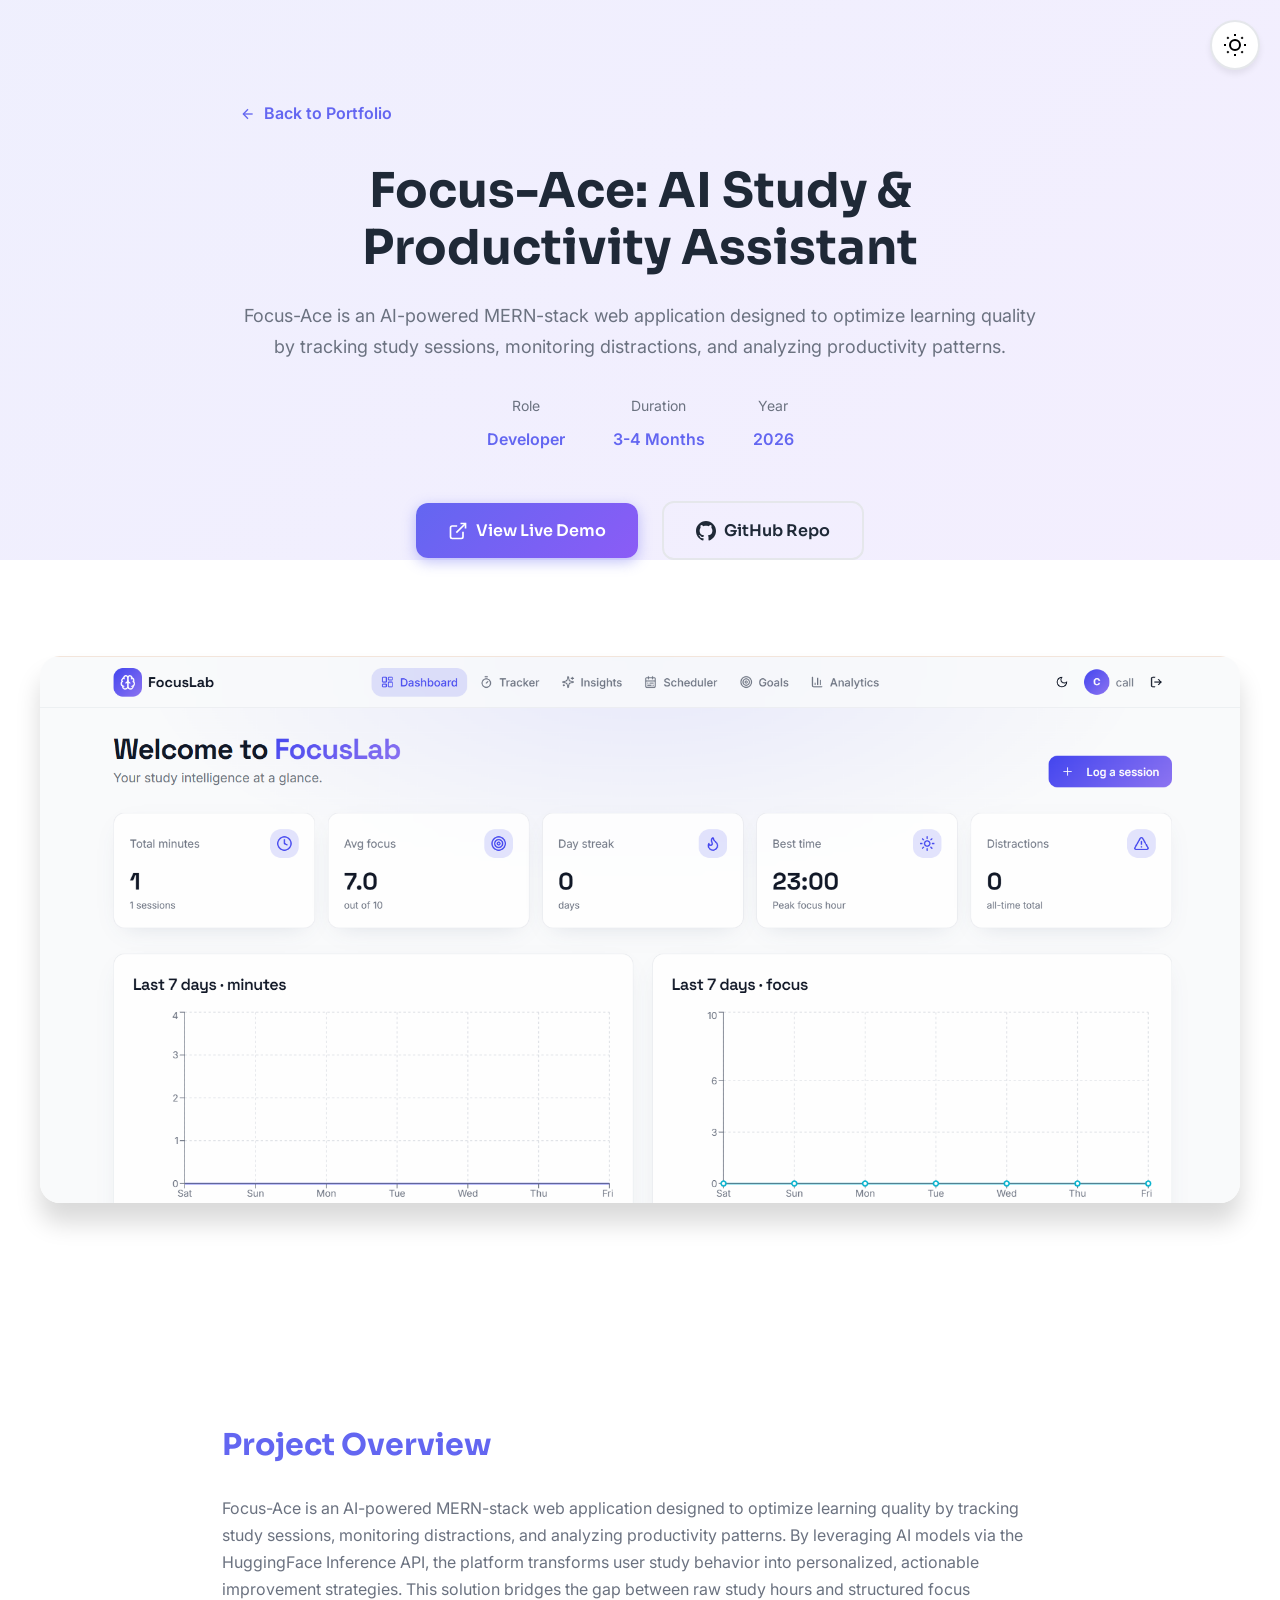
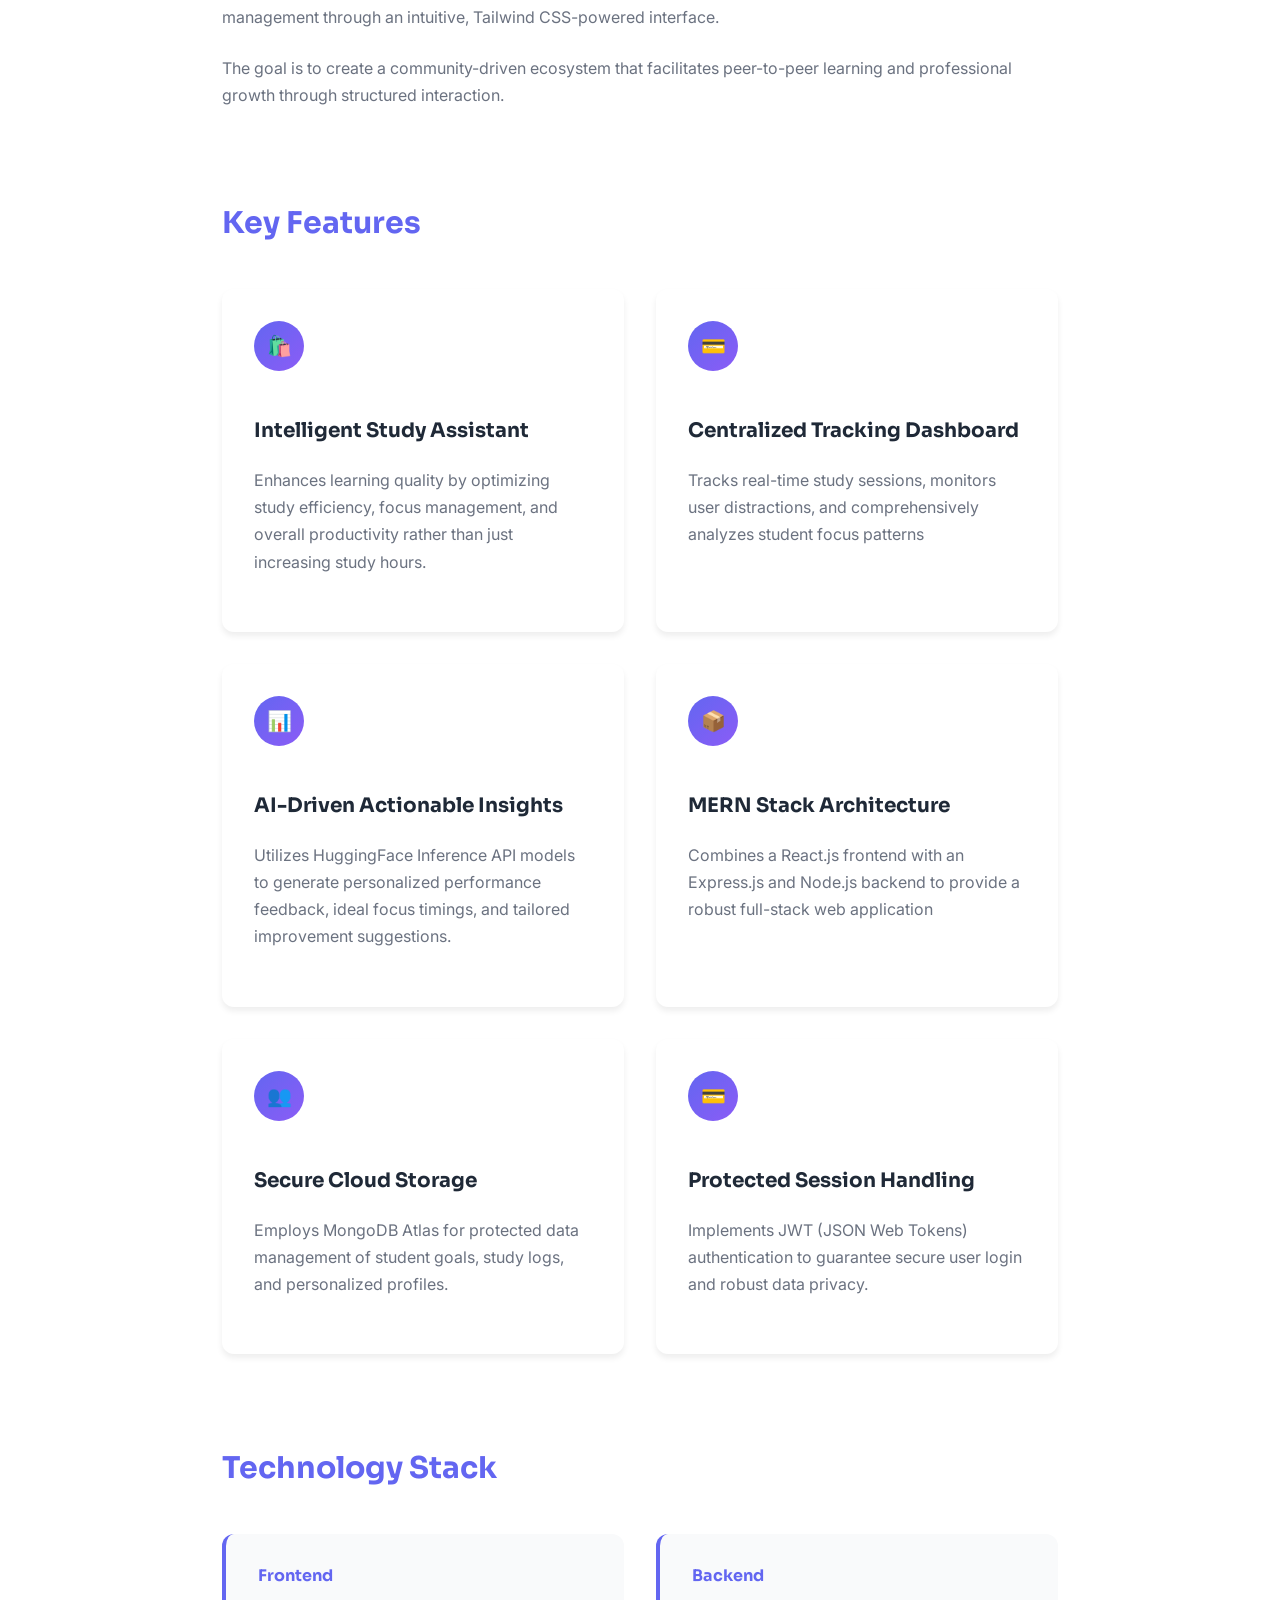
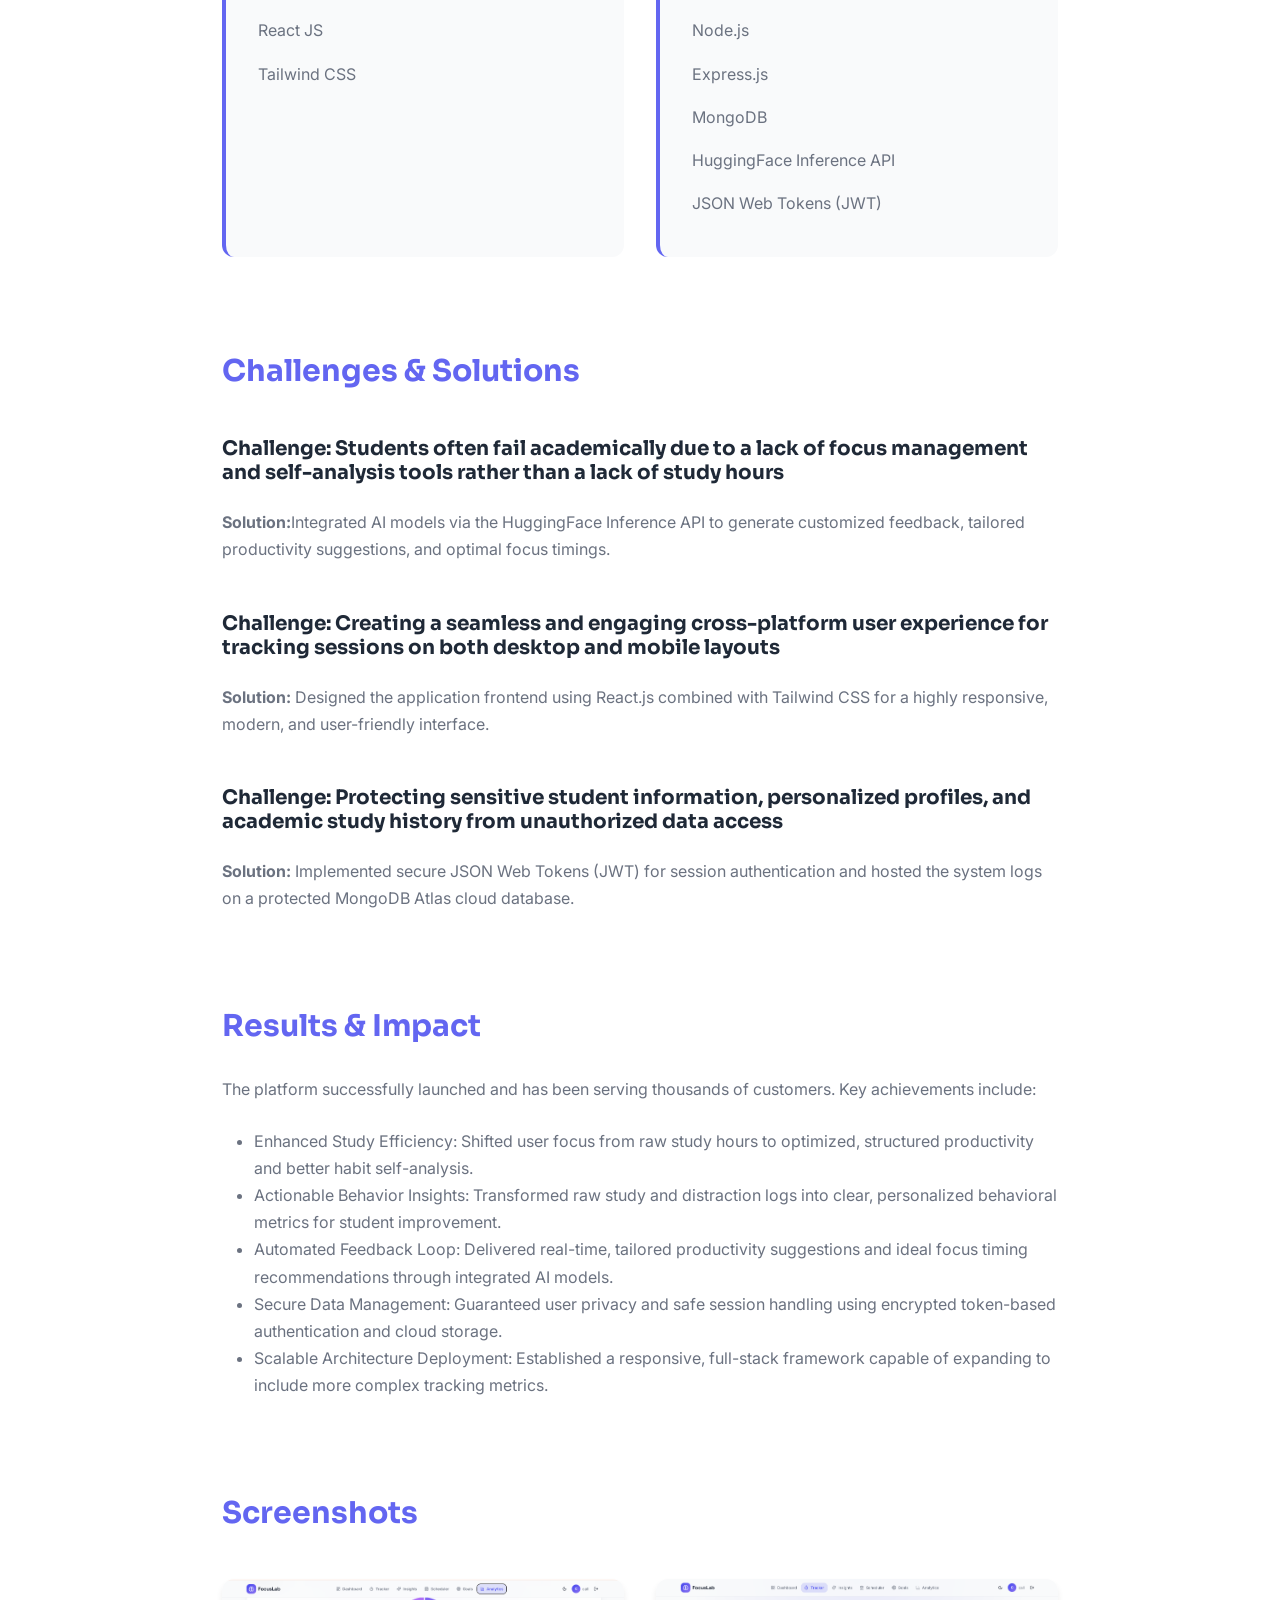
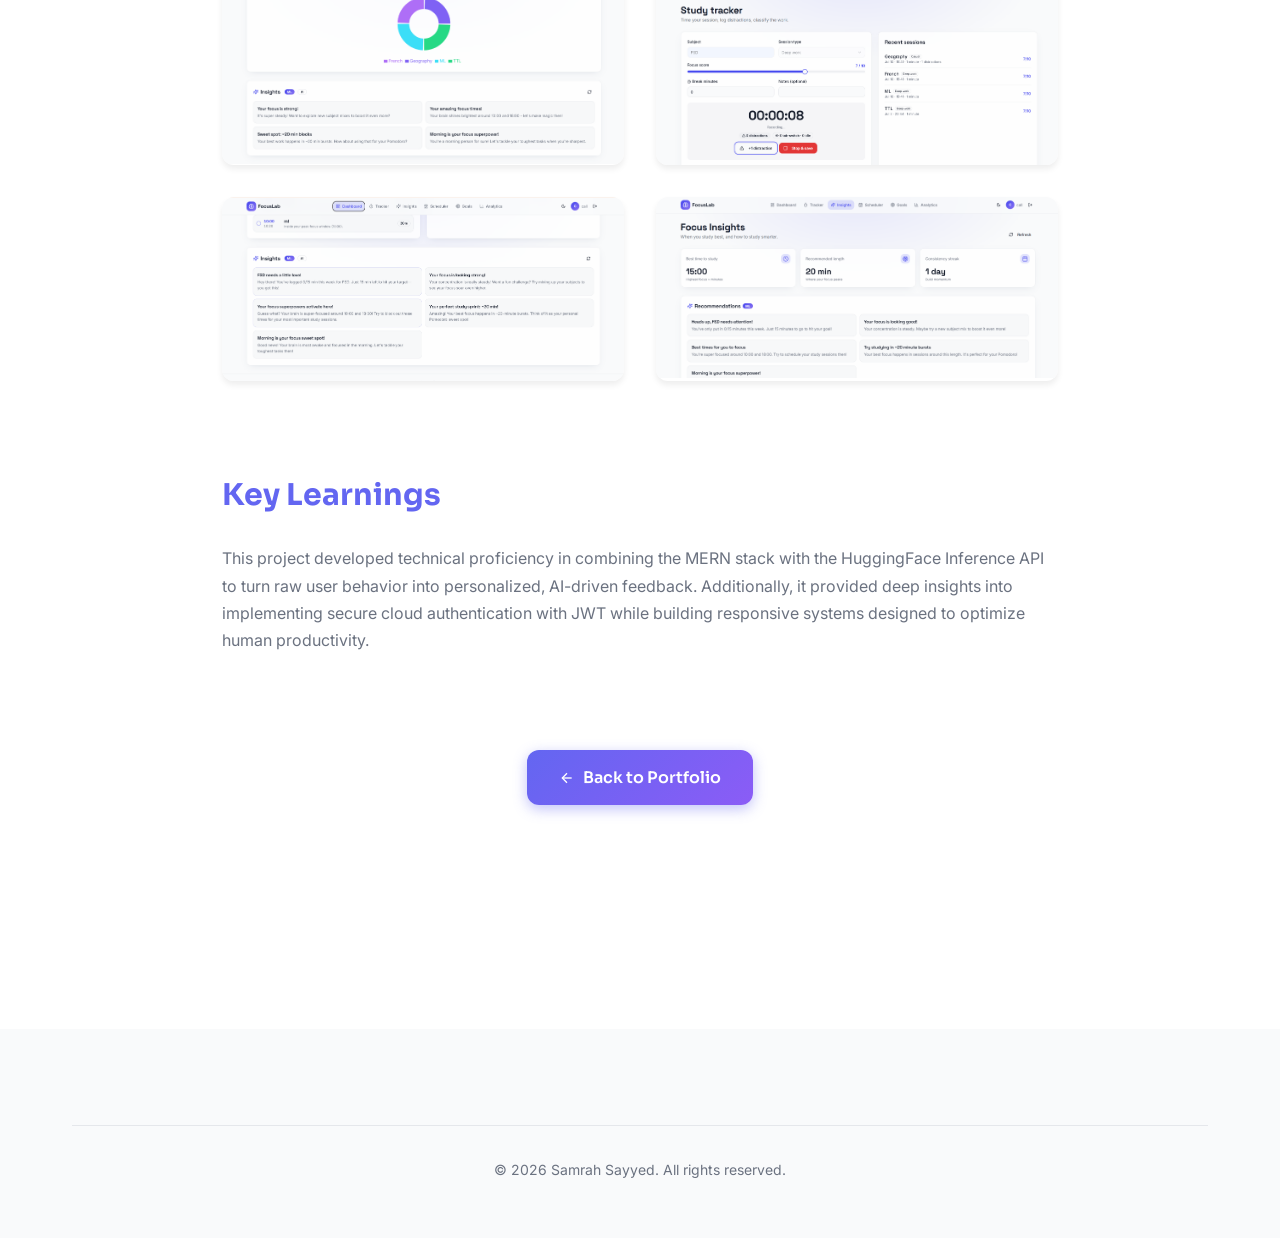
<file: projects/project5.html>
<!DOCTYPE html>
<html lang="en">
<head>
    <meta charset="UTF-8">
    <meta name="viewport" content="width=device-width, initial-scale=1.0">
    <title>Project 5- Samrah</title>
    
    <link rel="preconnect" href="https://fonts.googleapis.com">
    <link rel="preconnect" href="https://fonts.gstatic.com" crossorigin>
    <link href="https://fonts.googleapis.com/css2?family=Sora:wght@300;400;600;700;800&family=Inter:wght@300;400;500;600&display=swap" rel="stylesheet">
    
    <link rel="stylesheet" href="../css/style.css">
    <link rel="stylesheet" href="../css/animations.css">
    
    <style>
        .project-hero {
            min-height: 60vh;
            display: flex;
            align-items: center;
            background: linear-gradient(135deg, rgba(99, 102, 241, 0.1), rgba(139, 92, 246, 0.1));
            padding-top: 100px;
        }
        
        .project-header {
            text-align: center;
            max-width: 800px;
            margin: 0 auto;
        }
        
        .project-header h1 {
            font-size: var(--font-size-5xl);
            margin-bottom: var(--spacing-md);
        }
        
        .project-meta {
            display: flex;
            justify-content: center;
            gap: var(--spacing-xl);
            margin: var(--spacing-lg) 0;
            flex-wrap: wrap;
        }
        
        .meta-item {
            display: flex;
            flex-direction: column;
            align-items: center;
        }
        
        .meta-label {
            font-size: var(--font-size-sm);
            color: var(--color-text-light);
            margin-bottom: var(--spacing-xs);
        }
        
        .meta-value {
            font-weight: 600;
            color: var(--color-primary);
        }
        
        .project-links {
            display: flex;
            justify-content: center;
            gap: var(--spacing-md);
            margin-top: var(--spacing-xl);
        }
        
        .project-image-large {
            width: 100%;
            max-width: 1200px;
            margin: var(--spacing-3xl) auto;
            border-radius: var(--border-radius-lg);
            overflow: hidden;
            box-shadow: var(--shadow-xl);
        }
        
        .project-image-large img {
            width: 100%;
            display: block;
        }
        
        .project-content {
            max-width: 900px;
            margin: 0 auto;
        }
        
        .content-section {
            margin-bottom: var(--spacing-3xl);
        }
        
        .content-section h2 {
            font-size: var(--font-size-3xl);
            margin-bottom: var(--spacing-lg);
            color: var(--color-primary);
        }
        
        .content-section h3 {
            font-size: var(--font-size-xl);
            margin-top: var(--spacing-xl);
            margin-bottom: var(--spacing-md);
        }
        
        .tech-stack {
            display: grid;
            grid-template-columns: repeat(auto-fit, minmax(250px, 1fr));
            gap: var(--spacing-lg);
            margin-top: var(--spacing-xl);
        }
        
        .tech-category {
            background: var(--color-bg-alt);
            padding: var(--spacing-lg);
            border-radius: var(--border-radius);
            border-left: 4px solid var(--color-primary);
        }
        
        .tech-category h4 {
            font-size: var(--font-size-base);
            margin-bottom: var(--spacing-md);
            color: var(--color-primary);
        }
        
        .tech-list {
            list-style: none;
        }
        
        .tech-list li {
            padding: var(--spacing-xs) 0;
            color: var(--color-text-light);
        }
        
        .features-grid {
            display: grid;
            grid-template-columns: repeat(auto-fit, minmax(280px, 1fr));
            gap: var(--spacing-lg);
            margin-top: var(--spacing-xl);
        }
        
        .feature-card {
            background: var(--color-surface);
            padding: var(--spacing-lg);
            border-radius: var(--border-radius);
            box-shadow: var(--shadow-md);
        }
        
        .feature-icon {
            width: 50px;
            height: 50px;
            background: linear-gradient(135deg, var(--color-primary), var(--color-secondary));
            border-radius: 50%;
            display: flex;
            align-items: center;
            justify-content: center;
            margin-bottom: var(--spacing-md);
            font-size: var(--font-size-xl);
        }
        
        .back-button {
            margin-bottom: var(--spacing-lg);
        }
        
        .screenshots {
            display: grid;
            grid-template-columns: repeat(auto-fit, minmax(300px, 1fr));
            gap: var(--spacing-lg);
            margin-top: var(--spacing-xl);
        }
        
        .screenshot {
            border-radius: var(--border-radius);
            overflow: hidden;
            box-shadow: var(--shadow-md);
            transition: transform var(--transition-base);
        }
        
        .screenshot:hover {
            transform: scale(1.05);
        }
        
        .screenshot img {
            width: 100%;
            display: block;
        }
    </style>
</head>
<body>
    <!-- Theme Toggle -->
    <button id="theme-toggle" class="theme-toggle" aria-label="Toggle dark mode">
        <svg class="sun-icon" width="24" height="24" viewBox="0 0 24 24" fill="none" stroke="currentColor" stroke-width="2">
            <circle cx="12" cy="12" r="5"></circle>
            <line x1="12" y1="1" x2="12" y2="3"></line>
            <line x1="12" y1="21" x2="12" y2="23"></line>
            <line x1="4.22" y1="4.22" x2="5.64" y2="5.64"></line>
            <line x1="18.36" y1="18.36" x2="19.78" y2="19.78"></line>
            <line x1="1" y1="12" x2="3" y2="12"></line>
            <line x1="21" y1="12" x2="23" y2="12"></line>
            <line x1="4.22" y1="19.78" x2="5.64" y2="18.36"></line>
            <line x1="18.36" y1="5.64" x2="19.78" y2="4.22"></line>
        </svg>
        <svg class="moon-icon" width="24" height="24" viewBox="0 0 24 24" fill="none" stroke="currentColor" stroke-width="2">
            <path d="M21 12.79A9 9 0 1 1 11.21 3 7 7 0 0 0 21 12.79z"></path>
        </svg>
    </button>

    <!-- Project Hero -->
    <section class="project-hero">
        <div class="container">
            <div class="back-button">
                <a href="../index.html#projects" class="btn-text">
                    <svg width="16" height="16" viewBox="0 0 24 24" fill="none" stroke="currentColor" stroke-width="2">
                        <line x1="19" y1="12" x2="5" y2="12"></line>
                        <polyline points="12 19 5 12 12 5"></polyline>
                    </svg>
                    Back to Portfolio
                </a>
            </div>
            
            <div class="project-header">
                <h1 class="fade-in-up">Focus-Ace: AI Study & Productivity Assistant</h1>
                <p class="fade-in-up" style="font-size: var(--font-size-lg); color: var(--color-text-light);">
                    Focus-Ace is an AI-powered MERN-stack web application designed to optimize learning quality by tracking study sessions, monitoring distractions, and analyzing productivity patterns.
                </p>
                
                <div class="project-meta fade-in-up">
                    <div class="meta-item">
                        <span class="meta-label">Role</span>
                        <span class="meta-value">Developer</span>
                    </div>
                    <div class="meta-item">
                        <span class="meta-label">Duration</span>
                        <span class="meta-value">3-4 Months</span>
                    </div>
                    <div class="meta-item">
                        <span class="meta-label">Year</span>
                        <span class="meta-value">2026</span>
                    </div>
                </div>
                
                <div class="project-links fade-in-up">
                    <a href="https://focus-ace-engine.vercel.app/" class="btn btn-primary">
                        <svg width="20" height="20" viewBox="0 0 24 24" fill="none" stroke="currentColor" stroke-width="2">
                            <path d="M18 13v6a2 2 0 0 1-2 2H5a2 2 0 0 1-2-2V8a2 2 0 0 1 2-2h6"></path>
                            <polyline points="15 3 21 3 21 9"></polyline>
                            <line x1="10" y1="14" x2="21" y2="3"></line>
                        </svg>
                        View Live Demo
                    </a>
                    <a href="https://github.com/SamrahSayyed/focus-ace-engine" class="btn btn-secondary">
                        <svg width="20" height="20" viewBox="0 0 24 24" fill="currentColor">
                            <path d="M12 0c-6.626 0-12 5.373-12 12 0 5.302 3.438 9.8 8.207 11.387.599.111.793-.261.793-.577v-2.234c-3.338.726-4.033-1.416-4.033-1.416-.546-1.387-1.333-1.756-1.333-1.756-1.089-.745.083-.729.083-.729 1.205.084 1.839 1.237 1.839 1.237 1.07 1.834 2.807 1.304 3.492.997.107-.775.418-1.305.762-1.604-2.665-.305-5.467-1.334-5.467-5.931 0-1.311.469-2.381 1.236-3.221-.124-.303-.535-1.524.117-3.176 0 0 1.008-.322 3.301 1.23.957-.266 1.983-.399 3.003-.404 1.02.005 2.047.138 3.006.404 2.291-1.552 3.297-1.23 3.297-1.23.653 1.653.242 2.874.118 3.176.77.84 1.235 1.911 1.235 3.221 0 4.609-2.807 5.624-5.479 5.921.43.372.823 1.102.823 2.222v3.293c0 .319.192.694.801.576 4.765-1.589 8.199-6.086 8.199-11.386 0-6.627-5.373-12-12-12z"/>
                        </svg>
                        GitHub Repo
                    </a>
                </div>
            </div>
        </div>
    </section>

    <!-- Project Image -->
    <div class="project-image-large fade-in">
        <img src="../images/project5.png" alt="E-Commerce Platform">
    </div>

    <!-- Main Content -->
    <main class="section">
        <div class="container">
            <div class="project-content">
                <!-- Overview -->
                <div class="content-section reveal-up">
                    <h2>Project Overview</h2>
                    <p>Focus-Ace is an AI-powered MERN-stack web application designed to optimize learning quality by tracking study sessions, monitoring distractions, and analyzing productivity patterns. By leveraging AI models via the HuggingFace Inference API, the platform transforms user study behavior into personalized, actionable improvement strategies. This solution bridges the gap between raw study hours and structured focus management through an intuitive, Tailwind CSS-powered interface.
                    </p>
                    <p>
                        The goal is to create a community-driven ecosystem that facilitates peer-to-peer learning and professional growth through structured interaction.
                    </p>
                </div>

                <!-- Key Features -->
                <div class="content-section reveal-up">
                    <h2>Key Features</h2>
                    <div class="features-grid">
                        <div class="feature-card">
                            <div class="feature-icon">🛍️</div>
                            <h3>Intelligent Study Assistant</h3>
                            <p>Enhances learning quality by optimizing study efficiency, focus management, and overall productivity rather than just increasing study hours.</p>
                        </div>
                        <div class="feature-card">
                            <div class="feature-icon">💳</div>
                            <h3>Centralized Tracking Dashboard</h3>
                            <p>Tracks real-time study sessions, monitors user distractions, and comprehensively analyzes student focus patterns</p>
                        </div>
                        <div class="feature-card">
                            <div class="feature-icon">📊</div>
                            <h3>AI-Driven Actionable Insights</h3>
                            <p>Utilizes HuggingFace Inference API models to generate personalized performance feedback, ideal focus timings, and tailored improvement suggestions.</p>
                        </div>
                        <div class="feature-card">
                            <div class="feature-icon">📦</div>
                            <h3>MERN Stack Architecture</h3>
                            <p>Combines a React.js frontend with an Express.js and Node.js backend to provide a robust full-stack web application</p>
                        </div>
                        <div class="feature-card">
                            <div class="feature-icon">👥</div>
                            <h3>Secure Cloud Storage</h3>
                            <p>Employs MongoDB Atlas for protected data management of student goals, study logs, and personalized profiles.</p>
                        </div>
                        <div class="feature-card">
                            <div class="feature-icon">💳</div>
                            <h3>Protected Session Handling</h3>
                            <p>Implements JWT (JSON Web Tokens) authentication to guarantee secure user login and robust data privacy.</p>
                        </div>
                    </div>
                </div>

                <!-- Technology Stack -->
                <div class="content-section reveal-up">
                    <h2>Technology Stack</h2>
                    <div class="tech-stack">
                        <div class="tech-category">
                            <h4>Frontend</h4>
                            <ul class="tech-list">
                                <li>React JS</li>
                                <li>Tailwind CSS</li>
                            </ul>
                        </div>
                        <div class="tech-category">
                            <h4>Backend</h4>
                            <ul class="tech-list">
                                <li>Node.js</li>
                                <li>Express.js</li>
                                <li>MongoDB</li>
                                <li>HuggingFace Inference API</li>
                                <li>JSON Web Tokens (JWT)</li>
                            </ul>
                        </div>
                    </div>
                </div>

                <!-- Challenges & Solutions -->
                <div class="content-section reveal-up">
                    <h2>Challenges & Solutions</h2>
                    
                    <h3>Challenge: Students often fail academically due to a lack of focus management and self-analysis tools rather than a lack of study hours</h3>
                    <p>
                        <strong>Solution:</strong>Integrated AI models via the HuggingFace Inference API to generate customized feedback, tailored productivity suggestions, and optimal focus timings.
                    </p>
                    
                    <h3>Challenge: Creating a seamless and engaging cross-platform user experience for tracking sessions on both desktop and mobile layouts</h3>
                    <p>
                        <strong>Solution:</strong> Designed the application frontend using React.js combined with Tailwind CSS for a highly responsive, modern, and user-friendly interface.
                    </p>
                    <h3>Challenge: Protecting sensitive student information, personalized profiles, and academic study history from unauthorized data access</h3>
                    <p>
                        <strong>Solution:</strong> Implemented secure JSON Web Tokens (JWT) for session authentication and hosted the system logs on a protected MongoDB Atlas cloud database.
                    </p>
                </div>

                <!-- Results -->
                <div class="content-section reveal-up">
                    <h2>Results & Impact</h2>
                    <p>
                        The platform successfully launched and has been serving thousands of customers. Key achievements include:
                    </p>
                    <ul style="list-style: disc; padding-left: 2rem; color: var(--color-text-light);">
                        <li>Enhanced Study Efficiency: Shifted user focus from raw study hours to optimized, structured productivity and better habit self-analysis.</li>
                        <li>Actionable Behavior Insights: Transformed raw study and distraction logs into clear, personalized behavioral metrics for student improvement.</li>
                        <li>Automated Feedback Loop: Delivered real-time, tailored productivity suggestions and ideal focus timing recommendations through integrated AI models.</li>
                        <li>Secure Data Management: Guaranteed user privacy and safe session handling using encrypted token-based authentication and cloud storage.</li>
                        <li>Scalable Architecture Deployment: Established a responsive, full-stack framework capable of expanding to include more complex tracking metrics.</li>
                    </ul>
                </div>

                <!-- Screenshots -->
                <div class="content-section reveal-up">
                    <h2>Screenshots</h2>
                    <div class="screenshots">
                        <div class="screenshot">
                            <img src="../images/project5-1.png" alt="Dashboard">
                        </div>
                        <div class="screenshot">
                            <img src="../images/project5-2.png" alt="Product Page">
                        </div>
                        <div class="screenshot">
                            <img src="../images/project5-3.png" alt="Checkout">
                        </div>
                        <div class="screenshot">
                            <img src="../images/project5-4.png" alt="Checkout">
                        </div>
                    </div>
                </div>

                <!-- Learnings -->
                <div class="content-section reveal-up">
                    <h2>Key Learnings</h2>
                    <p>
                        This project developed technical proficiency in combining the MERN stack with the HuggingFace Inference API to turn raw user behavior into personalized, AI-driven feedback. Additionally, it provided deep insights into implementing secure cloud authentication with JWT while building responsive systems designed to optimize human productivity.
                    </p>
                </div>

                <!-- Back Button -->
                <div style="text-align: center; margin-top: var(--spacing-3xl);">
                    <a href="../index.html#projects" class="btn btn-primary">
                        <svg width="16" height="16" viewBox="0 0 24 24" fill="none" stroke="currentColor" stroke-width="2">
                            <line x1="19" y1="12" x2="5" y2="12"></line>
                            <polyline points="12 19 5 12 12 5"></polyline>
                        </svg>
                        Back to Portfolio
                    </a>
                </div>
            </div>
        </div>
    </main>

    <!-- Footer -->
    <footer class="footer">
        <div class="container">
            <div class="footer-bottom">
                <p>&copy; 2026 Samrah Sayyed. All rights reserved.</p>
            </div>
        </div>
    </footer>

    <script src="../js/main.js"></script>
    <script src="../js/animations.js"></script>
</body>
</html>
</file>
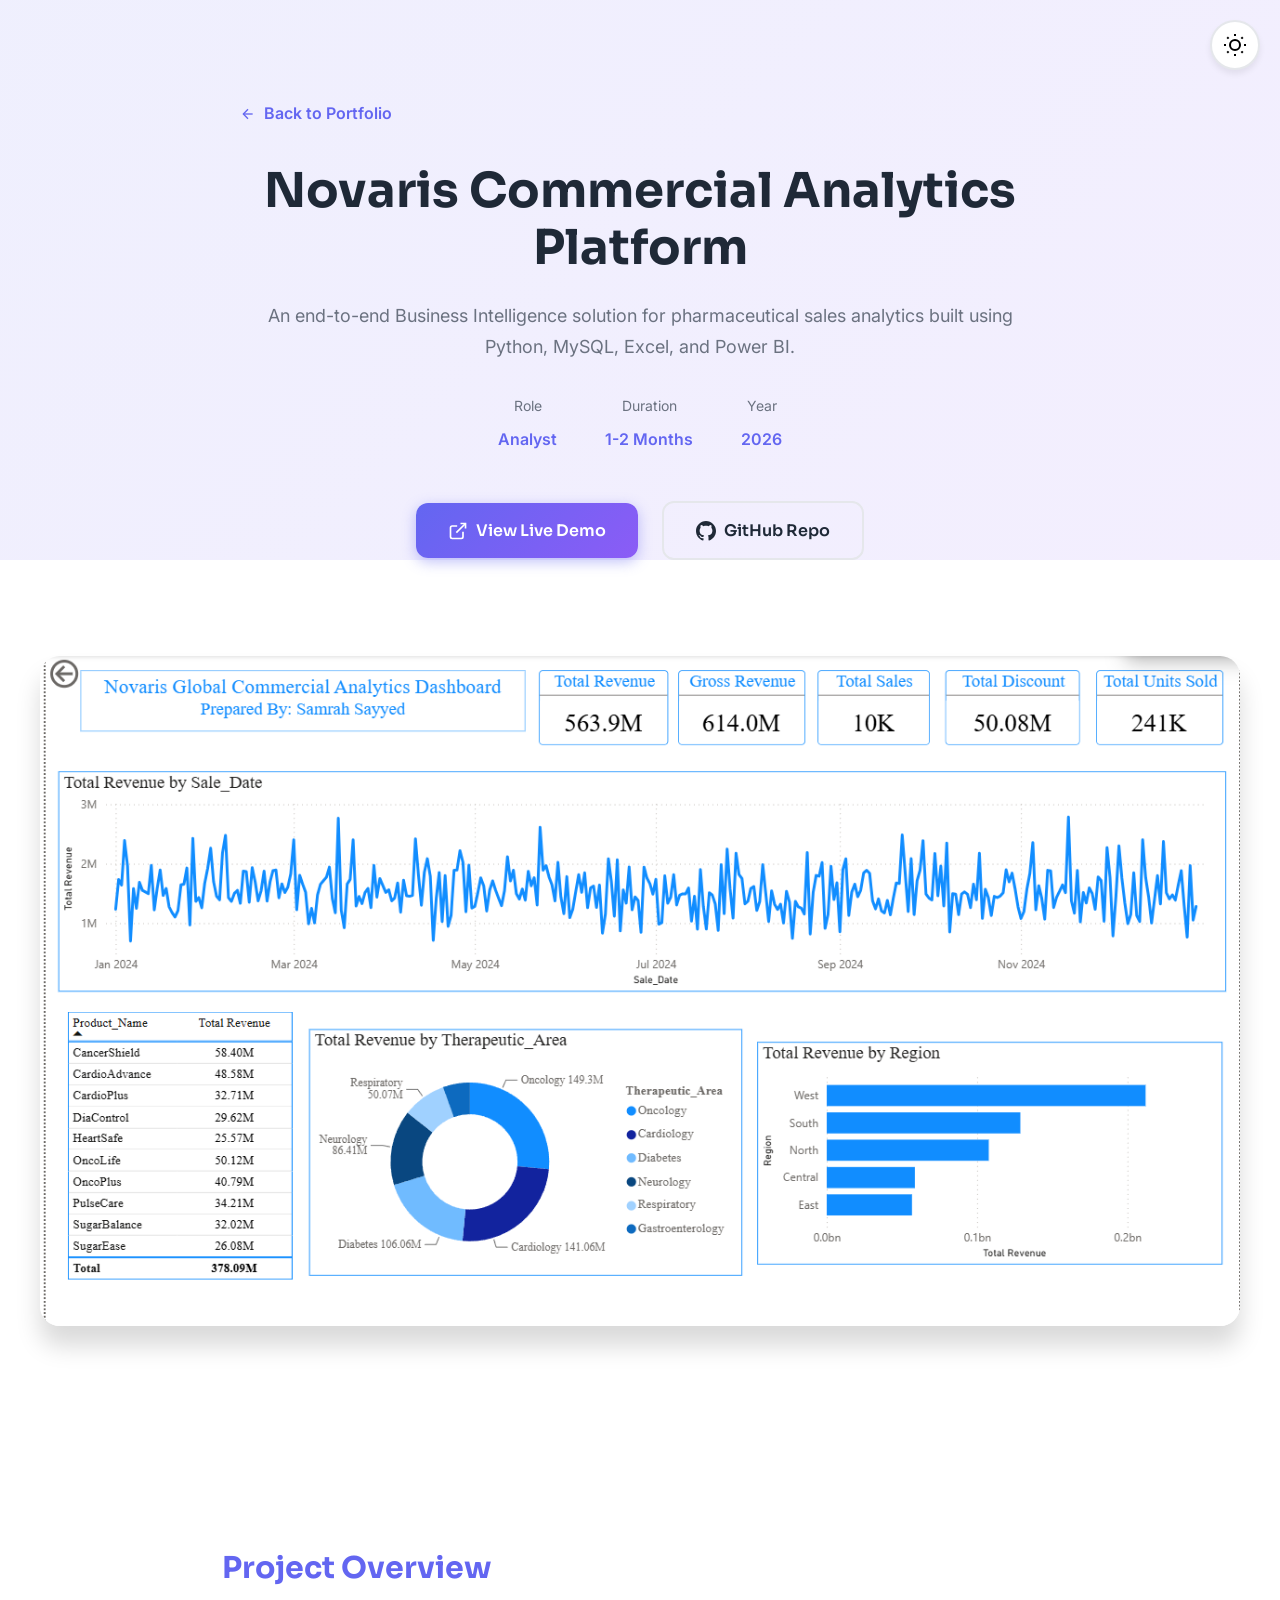
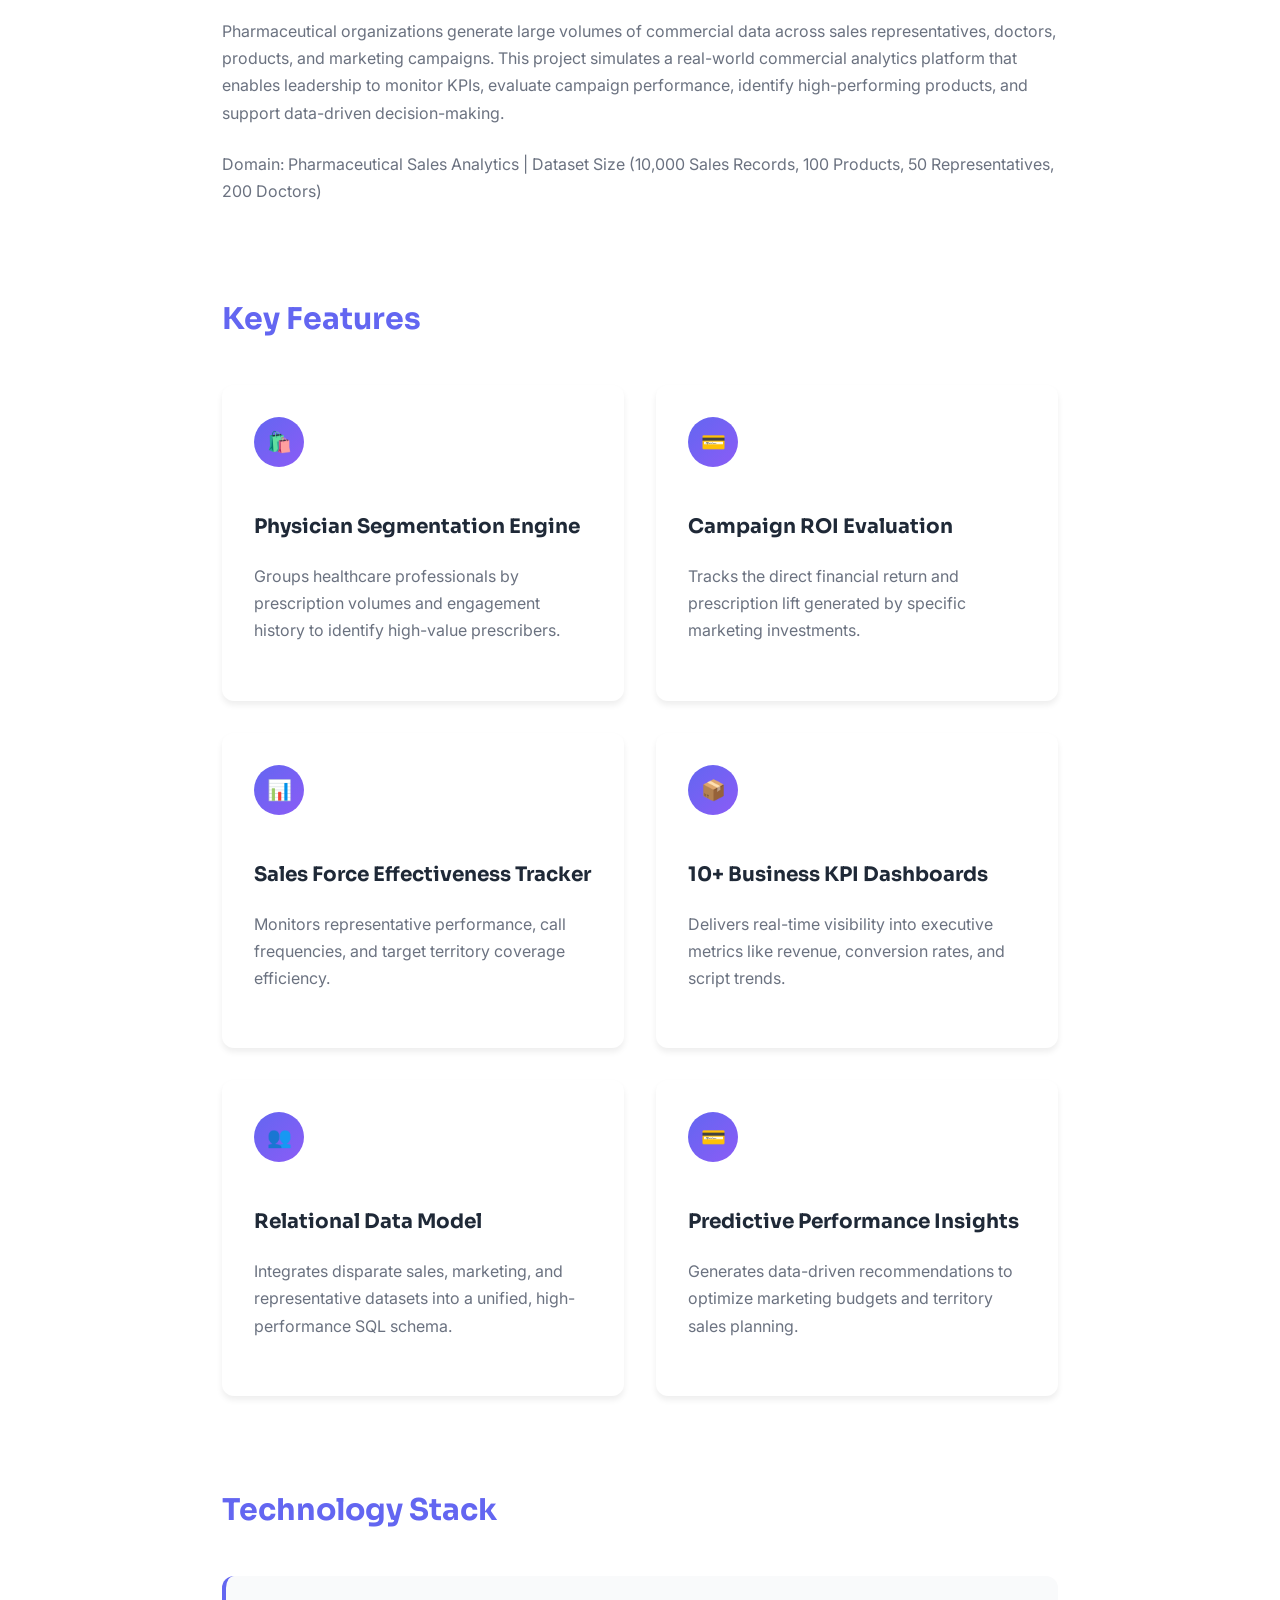
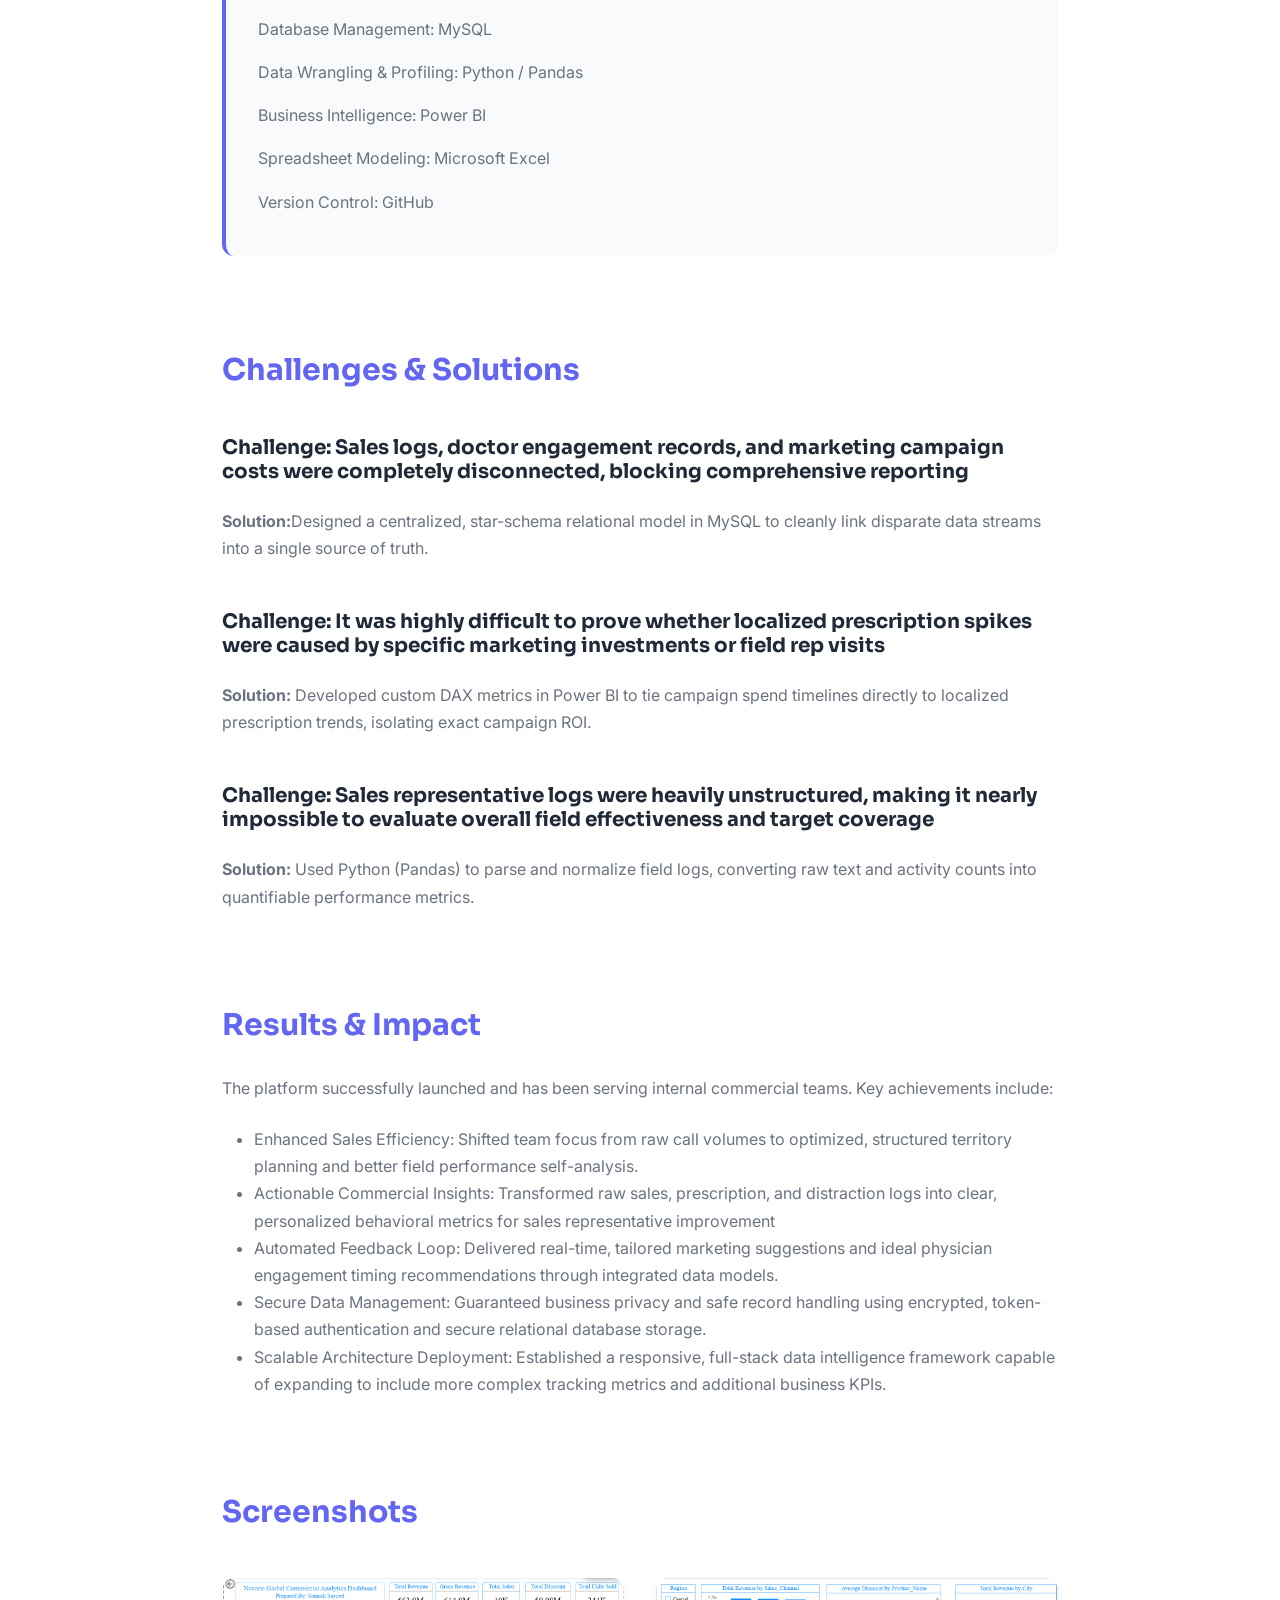
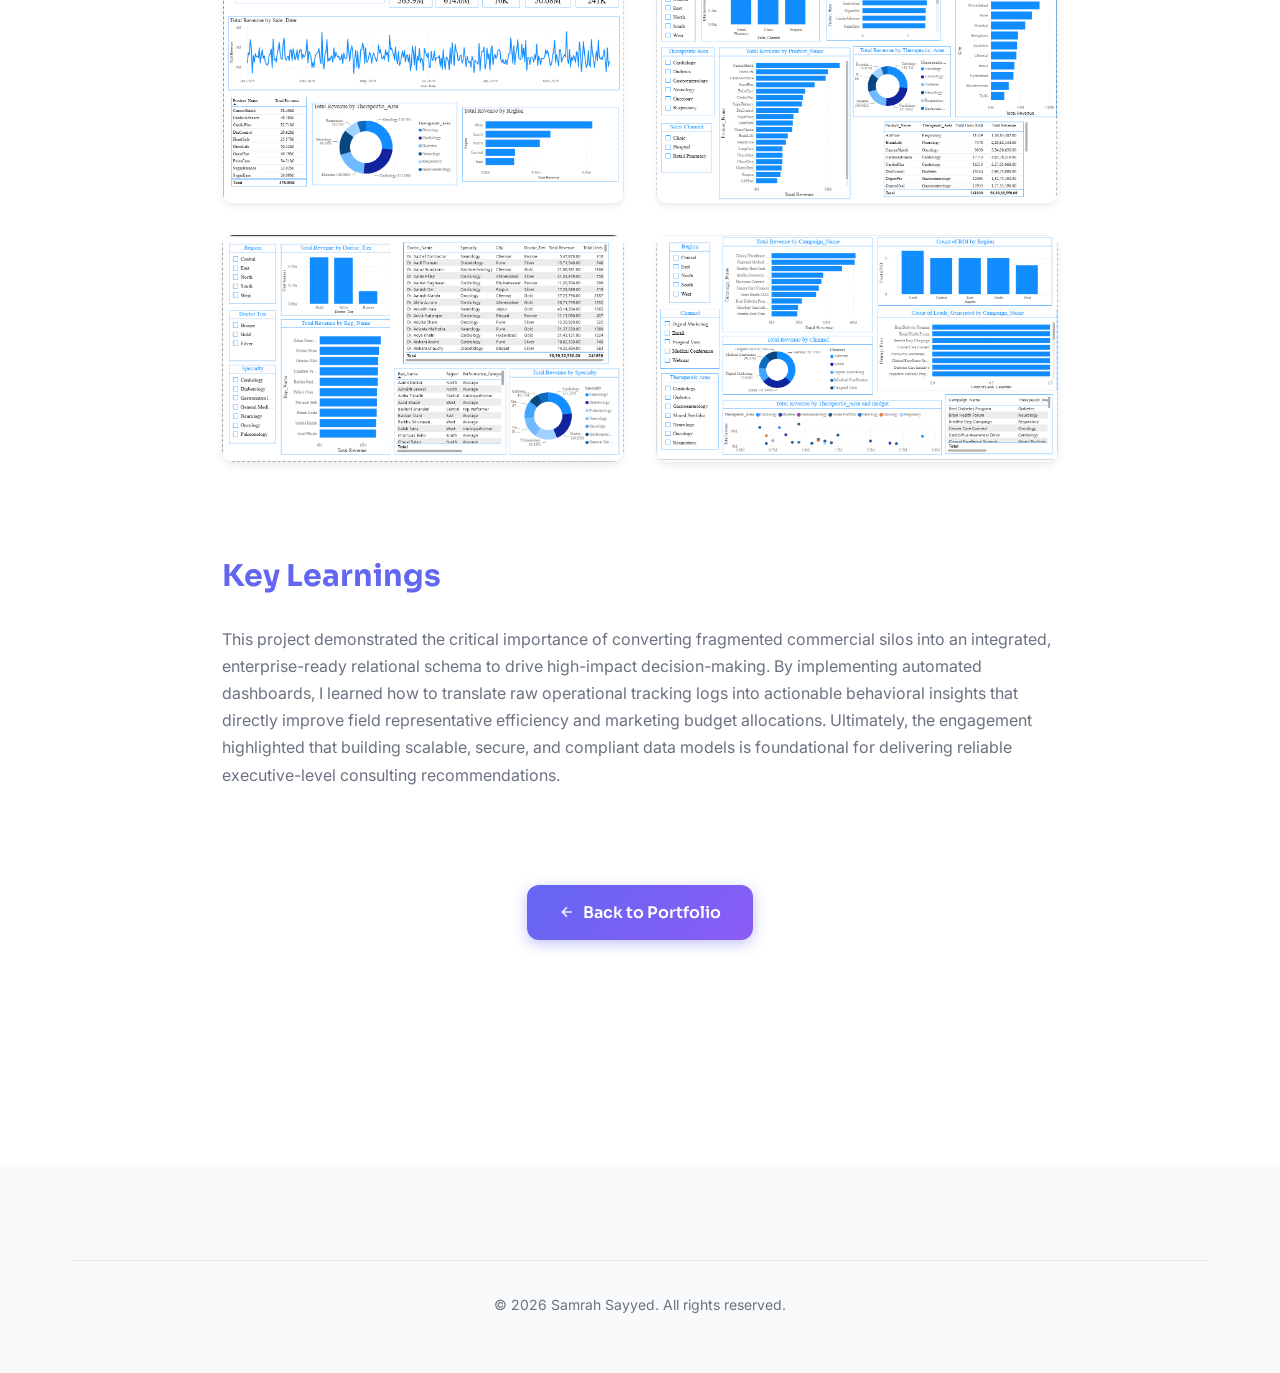
<file: projects/project6.html>
<!DOCTYPE html>
<html lang="en">
<head>
    <meta charset="UTF-8">
    <meta name="viewport" content="width=device-width, initial-scale=1.0">
    <title>Project 6- Samrah</title>
    
    <link rel="preconnect" href="https://fonts.googleapis.com">
    <link rel="preconnect" href="https://fonts.gstatic.com" crossorigin>
    <link href="https://fonts.googleapis.com/css2?family=Sora:wght@300;400;600;700;800&family=Inter:wght@300;400;500;600&display=swap" rel="stylesheet">
    
    <link rel="stylesheet" href="../css/style.css">
    <link rel="stylesheet" href="../css/animations.css">
    
    <style>
        .project-hero {
            min-height: 60vh;
            display: flex;
            align-items: center;
            background: linear-gradient(135deg, rgba(99, 102, 241, 0.1), rgba(139, 92, 246, 0.1));
            padding-top: 100px;
        }
        
        .project-header {
            text-align: center;
            max-width: 800px;
            margin: 0 auto;
        }
        
        .project-header h1 {
            font-size: var(--font-size-5xl);
            margin-bottom: var(--spacing-md);
        }
        
        .project-meta {
            display: flex;
            justify-content: center;
            gap: var(--spacing-xl);
            margin: var(--spacing-lg) 0;
            flex-wrap: wrap;
        }
        
        .meta-item {
            display: flex;
            flex-direction: column;
            align-items: center;
        }
        
        .meta-label {
            font-size: var(--font-size-sm);
            color: var(--color-text-light);
            margin-bottom: var(--spacing-xs);
        }
        
        .meta-value {
            font-weight: 600;
            color: var(--color-primary);
        }
        
        .project-links {
            display: flex;
            justify-content: center;
            gap: var(--spacing-md);
            margin-top: var(--spacing-xl);
        }
        
        .project-image-large {
            width: 100%;
            max-width: 1200px;
            margin: var(--spacing-3xl) auto;
            border-radius: var(--border-radius-lg);
            overflow: hidden;
            box-shadow: var(--shadow-xl);
        }
        
        .project-image-large img {
            width: 100%;
            display: block;
        }
        
        .project-content {
            max-width: 900px;
            margin: 0 auto;
        }
        
        .content-section {
            margin-bottom: var(--spacing-3xl);
        }
        
        .content-section h2 {
            font-size: var(--font-size-3xl);
            margin-bottom: var(--spacing-lg);
            color: var(--color-primary);
        }
        
        .content-section h3 {
            font-size: var(--font-size-xl);
            margin-top: var(--spacing-xl);
            margin-bottom: var(--spacing-md);
        }
        
        .tech-stack {
            display: grid;
            grid-template-columns: repeat(auto-fit, minmax(250px, 1fr));
            gap: var(--spacing-lg);
            margin-top: var(--spacing-xl);
        }
        
        .tech-category {
            background: var(--color-bg-alt);
            padding: var(--spacing-lg);
            border-radius: var(--border-radius);
            border-left: 4px solid var(--color-primary);
        }
        
        .tech-category h4 {
            font-size: var(--font-size-base);
            margin-bottom: var(--spacing-md);
            color: var(--color-primary);
        }
        
        .tech-list {
            list-style: none;
        }
        
        .tech-list li {
            padding: var(--spacing-xs) 0;
            color: var(--color-text-light);
        }
        
        .features-grid {
            display: grid;
            grid-template-columns: repeat(auto-fit, minmax(280px, 1fr));
            gap: var(--spacing-lg);
            margin-top: var(--spacing-xl);
        }
        
        .feature-card {
            background: var(--color-surface);
            padding: var(--spacing-lg);
            border-radius: var(--border-radius);
            box-shadow: var(--shadow-md);
        }
        
        .feature-icon {
            width: 50px;
            height: 50px;
            background: linear-gradient(135deg, var(--color-primary), var(--color-secondary));
            border-radius: 50%;
            display: flex;
            align-items: center;
            justify-content: center;
            margin-bottom: var(--spacing-md);
            font-size: var(--font-size-xl);
        }
        
        .back-button {
            margin-bottom: var(--spacing-lg);
        }
        
        .screenshots {
            display: grid;
            grid-template-columns: repeat(auto-fit, minmax(300px, 1fr));
            gap: var(--spacing-lg);
            margin-top: var(--spacing-xl);
        }
        
        .screenshot {
            border-radius: var(--border-radius);
            overflow: hidden;
            box-shadow: var(--shadow-md);
            transition: transform var(--transition-base);
        }
        
        .screenshot:hover {
            transform: scale(1.05);
        }
        
        .screenshot img {
            width: 100%;
            display: block;
        }
    </style>
</head>
<body>
    <!-- Theme Toggle -->
    <button id="theme-toggle" class="theme-toggle" aria-label="Toggle dark mode">
        <svg class="sun-icon" width="24" height="24" viewBox="0 0 24 24" fill="none" stroke="currentColor" stroke-width="2">
            <circle cx="12" cy="12" r="5"></circle>
            <line x1="12" y1="1" x2="12" y2="3"></line>
            <line x1="12" y1="21" x2="12" y2="23"></line>
            <line x1="4.22" y1="4.22" x2="5.64" y2="5.64"></line>
            <line x1="18.36" y1="18.36" x2="19.78" y2="19.78"></line>
            <line x1="1" y1="12" x2="3" y2="12"></line>
            <line x1="21" y1="12" x2="23" y2="12"></line>
            <line x1="4.22" y1="19.78" x2="5.64" y2="18.36"></line>
            <line x1="18.36" y1="5.64" x2="19.78" y2="4.22"></line>
        </svg>
        <svg class="moon-icon" width="24" height="24" viewBox="0 0 24 24" fill="none" stroke="currentColor" stroke-width="2">
            <path d="M21 12.79A9 9 0 1 1 11.21 3 7 7 0 0 0 21 12.79z"></path>
        </svg>
    </button>

    <!-- Project Hero -->
    <section class="project-hero">
        <div class="container">
            <div class="back-button">
                <a href="../index.html#projects" class="btn-text">
                    <svg width="16" height="16" viewBox="0 0 24 24" fill="none" stroke="currentColor" stroke-width="2">
                        <line x1="19" y1="12" x2="5" y2="12"></line>
                        <polyline points="12 19 5 12 12 5"></polyline>
                    </svg>
                    Back to Portfolio
                </a>
            </div>
            
            <div class="project-header">
                <h1 class="fade-in-up">Novaris Commercial Analytics Platform</h1>
                <p class="fade-in-up" style="font-size: var(--font-size-lg); color: var(--color-text-light);">
                    An end-to-end Business Intelligence solution for pharmaceutical sales analytics built using Python, MySQL, Excel, and Power BI.
                </p>
                
                <div class="project-meta fade-in-up">
                    <div class="meta-item">
                        <span class="meta-label">Role</span>
                        <span class="meta-value">Analyst</span>
                    </div>
                    <div class="meta-item">
                        <span class="meta-label">Duration</span>
                        <span class="meta-value">1-2 Months</span>
                    </div>
                    <div class="meta-item">
                        <span class="meta-label">Year</span>
                        <span class="meta-value">2026</span>
                    </div>
                </div>
                
                <div class="project-links fade-in-up">
                    <a href="https://novaris-global-insight.vercel.app/" class="btn btn-primary">
                        <svg width="20" height="20" viewBox="0 0 24 24" fill="none" stroke="currentColor" stroke-width="2">
                            <path d="M18 13v6a2 2 0 0 1-2 2H5a2 2 0 0 1-2-2V8a2 2 0 0 1 2-2h6"></path>
                            <polyline points="15 3 21 3 21 9"></polyline>
                            <line x1="10" y1="14" x2="21" y2="3"></line>
                        </svg>
                        View Live Demo
                    </a>
                    <a href="https://github.com/SamrahSayyed/novaris_commerical_analytics" class="btn btn-secondary">
                        <svg width="20" height="20" viewBox="0 0 24 24" fill="currentColor">
                            <path d="M12 0c-6.626 0-12 5.373-12 12 0 5.302 3.438 9.8 8.207 11.387.599.111.793-.261.793-.577v-2.234c-3.338.726-4.033-1.416-4.033-1.416-.546-1.387-1.333-1.756-1.333-1.756-1.089-.745.083-.729.083-.729 1.205.084 1.839 1.237 1.839 1.237 1.07 1.834 2.807 1.304 3.492.997.107-.775.418-1.305.762-1.604-2.665-.305-5.467-1.334-5.467-5.931 0-1.311.469-2.381 1.236-3.221-.124-.303-.535-1.524.117-3.176 0 0 1.008-.322 3.301 1.23.957-.266 1.983-.399 3.003-.404 1.02.005 2.047.138 3.006.404 2.291-1.552 3.297-1.23 3.297-1.23.653 1.653.242 2.874.118 3.176.77.84 1.235 1.911 1.235 3.221 0 4.609-2.807 5.624-5.479 5.921.43.372.823 1.102.823 2.222v3.293c0 .319.192.694.801.576 4.765-1.589 8.199-6.086 8.199-11.386 0-6.627-5.373-12-12-12z"/>
                        </svg>
                        GitHub Repo
                    </a>
                </div>
            </div>
        </div>
    </section>

    <!-- Project Image -->
    <div class="project-image-large fade-in">
        <img src="../images/project6-1.png" alt="Novaris">
    </div>

    <!-- Main Content -->
    <main class="section">
        <div class="container">
            <div class="project-content">
                <!-- Overview -->
                <div class="content-section reveal-up">
                    <h2>Project Overview</h2>
                    <p>Pharmaceutical organizations generate large volumes of commercial data across sales representatives, doctors, products, and marketing campaigns. This project simulates a real-world commercial analytics platform that enables leadership to monitor KPIs, evaluate campaign performance, identify high-performing products, and support data-driven decision-making.
                    </p>
                    <p>Domain: Pharmaceutical Sales Analytics | Dataset Size (10,000 Sales Records, 100 Products, 50 Representatives, 200 Doctors) </p>
                </div>

                <!-- Key Features -->
                <div class="content-section reveal-up">
                    <h2>Key Features</h2>
                    <div class="features-grid">
                        <div class="feature-card">
                            <div class="feature-icon">🛍️</div>
                            <h3>Physician Segmentation Engine</h3>
                            <p>Groups healthcare professionals by prescription volumes and engagement history to identify high-value prescribers.</p>
                        </div>
                        <div class="feature-card">
                            <div class="feature-icon">💳</div>
                            <h3>Campaign ROI Evaluation</h3>
                            <p>Tracks the direct financial return and prescription lift generated by specific marketing investments.</p>
                        </div>
                        <div class="feature-card">
                            <div class="feature-icon">📊</div>
                            <h3>Sales Force Effectiveness Tracker</h3>
                            <p>Monitors representative performance, call frequencies, and target territory coverage efficiency.</p>
                        </div>
                        <div class="feature-card">
                            <div class="feature-icon">📦</div>
                            <h3>10+ Business KPI Dashboards</h3>
                            <p>Delivers real-time visibility into executive metrics like revenue, conversion rates, and script trends.</p>
                        </div>
                        <div class="feature-card">
                            <div class="feature-icon">👥</div>
                            <h3>Relational Data Model</h3>
                            <p>Integrates disparate sales, marketing, and representative datasets into a unified, high-performance SQL schema.</p>
                        </div>
                        <div class="feature-card">
                            <div class="feature-icon">💳</div>
                            <h3>Predictive Performance Insights</h3>
                            <p>Generates data-driven recommendations to optimize marketing budgets and territory sales planning.</p>
                        </div>
                    </div>
                </div>

                <!-- Technology Stack -->
                <div class="content-section reveal-up">
                    <h2>Technology Stack</h2>
                    <div class="tech-stack">
                        <div class="tech-category">
                            <ul class="tech-list">
                                <li>Database Management: MySQL</li>
                                <li>Data Wrangling & Profiling: Python / Pandas</li>
                                <li>Business Intelligence: Power BI </li>
                                <li>Spreadsheet Modeling: Microsoft Excel</li>
                                <li>Version Control: GitHub</li>
                            </ul>
                        </div>
                    </div>
                </div>

                <!-- Challenges & Solutions -->
                <div class="content-section reveal-up">
                    <h2>Challenges & Solutions</h2>
                    
                    <h3>Challenge: Sales logs, doctor engagement records, and marketing campaign costs were completely disconnected, blocking comprehensive reporting</h3>
                    <p>
                        <strong>Solution:</strong>Designed a centralized, star-schema relational model in MySQL to cleanly link disparate data streams into a single source of truth.
                    </p>
                    
                    <h3>Challenge: It was highly difficult to prove whether localized prescription spikes were caused by specific marketing investments or field rep visits</h3>
                    <p>
                        <strong>Solution:</strong> Developed custom DAX metrics in Power BI to tie campaign spend timelines directly to localized prescription trends, isolating exact campaign ROI.
                    </p>
                    <h3>Challenge: Sales representative logs were heavily unstructured, making it nearly impossible to evaluate overall field effectiveness and target coverage</h3>
                    <p>
                        <strong>Solution:</strong> Used Python (Pandas) to parse and normalize field logs, converting raw text and activity counts into quantifiable performance metrics.
                    </p>
                </div>

                <!-- Results -->
                <div class="content-section reveal-up">
                    <h2>Results & Impact</h2>
                    <p>
                        The platform successfully launched and has been serving internal commercial teams. Key achievements include:
                    </p>
                    <ul style="list-style: disc; padding-left: 2rem; color: var(--color-text-light);">
                        <li>Enhanced Sales Efficiency: Shifted team focus from raw call volumes to optimized, structured territory planning and better field performance self-analysis.</li>
                        <li>Actionable Commercial Insights: Transformed raw sales, prescription, and distraction logs into clear, personalized behavioral metrics for sales representative improvement</li>
                        <li>Automated Feedback Loop: Delivered real-time, tailored marketing suggestions and ideal physician engagement timing recommendations through integrated data models.</li>
                        <li>Secure Data Management: Guaranteed business privacy and safe record handling using encrypted, token-based authentication and secure relational database storage.</li>
                        <li>Scalable Architecture Deployment: Established a responsive, full-stack data intelligence framework capable of expanding to include more complex tracking metrics and additional business KPIs.</li>
                    </ul>
                </div>

                <!-- Screenshots -->
                <div class="content-section reveal-up">
                    <h2>Screenshots</h2>
                    <div class="screenshots">
                        <div class="screenshot">
                            <img src="../images/project6-1.png" alt="Dashboard">
                        </div>
                        <div class="screenshot">
                            <img src="../images/project6-2.png" alt="Product Page">
                        </div>
                        <div class="screenshot">
                            <img src="../images/project6-3.png" alt="Checkout">
                        </div>
                        <div class="screenshot">
                            <img src="../images/project6-4.png" alt="Checkout">
                        </div>
                    </div>
                </div>

                <!-- Learnings -->
                <div class="content-section reveal-up">
                    <h2>Key Learnings</h2>
                    <p>
                        This project demonstrated the critical importance of converting fragmented commercial silos into an integrated, enterprise-ready relational schema to drive high-impact decision-making. By implementing automated dashboards, I learned how to translate raw operational tracking logs into actionable behavioral insights that directly improve field representative efficiency and marketing budget allocations. Ultimately, the engagement highlighted that building scalable, secure, and compliant data models is foundational for delivering reliable executive-level consulting recommendations.
                    </p>
                </div>

                <!-- Back Button -->
                <div style="text-align: center; margin-top: var(--spacing-3xl);">
                    <a href="../index.html#projects" class="btn btn-primary">
                        <svg width="16" height="16" viewBox="0 0 24 24" fill="none" stroke="currentColor" stroke-width="2">
                            <line x1="19" y1="12" x2="5" y2="12"></line>
                            <polyline points="12 19 5 12 12 5"></polyline>
                        </svg>
                        Back to Portfolio
                    </a>
                </div>
            </div>
        </div>
    </main>

    <!-- Footer -->
    <footer class="footer">
        <div class="container">
            <div class="footer-bottom">
                <p>&copy; 2026 Samrah Sayyed. All rights reserved.</p>
            </div>
        </div>
    </footer>

    <script src="../js/main.js"></script>
    <script src="../js/animations.js"></script>
</body>
</html>
</file>
<file: css/style.css>
/* ==========================================
   MODERN PORTFOLIO - MAIN STYLESHEET
   ========================================== */

/* === CSS VARIABLES === */
:root {
    /* Colors - Light Mode */
    --color-primary: #6366f1;
    --color-primary-dark: #4f46e5;
    --color-secondary: #8b5cf6;
    --color-accent: #ec4899;
    --color-success: #10b981;
    --color-warning: #f59e0b;
    --color-error: #ef4444;
    
    --color-bg: #ffffff;
    --color-bg-alt: #f9fafb;
    --color-surface: #ffffff;
    --color-text: #1f2937;
    --color-text-light: #6b7280;
    --color-border: #e5e7eb;
    
    /* Typography */
    --font-heading: 'Sora', sans-serif;
    --font-body: 'Inter', sans-serif;
    
    --font-size-xs: 0.75rem;
    --font-size-sm: 0.875rem;
    --font-size-base: 1rem;
    --font-size-lg: 1.125rem;
    --font-size-xl: 1.25rem;
    --font-size-2xl: 1.5rem;
    --font-size-3xl: 1.875rem;
    --font-size-4xl: 2.25rem;
    --font-size-5xl: 3rem;
    --font-size-6xl: 3.75rem;
    
    /* Spacing */
    --spacing-xs: 0.5rem;
    --spacing-sm: 1rem;
    --spacing-md: 1.5rem;
    --spacing-lg: 2rem;
    --spacing-xl: 3rem;
    --spacing-2xl: 4rem;
    --spacing-3xl: 6rem;
    
    /* Layout */
    --container-width: 1200px;
    --border-radius: 12px;
    --border-radius-sm: 8px;
    --border-radius-lg: 20px;
    
    /* Shadows */
    --shadow-sm: 0 1px 2px rgba(0, 0, 0, 0.05);
    --shadow-md: 0 4px 6px rgba(0, 0, 0, 0.07);
    --shadow-lg: 0 10px 15px rgba(0, 0, 0, 0.1);
    --shadow-xl: 0 20px 25px rgba(0, 0, 0, 0.15);
    
    /* Transitions */
    --transition-fast: 150ms ease;
    --transition-base: 250ms ease;
    --transition-slow: 350ms ease;
    
    /* Z-index */
    --z-dropdown: 1000;
    --z-sticky: 1020;
    --z-fixed: 1030;
    --z-modal: 1040;
    --z-tooltip: 1050;
}

/* Dark Mode Variables */
[data-theme="dark"] {
    --color-bg: #0f172a;
    --color-bg-alt: #1e293b;
    --color-surface: #1e293b;
    --color-text: #f1f5f9;
    --color-text-light: #94a3b8;
    --color-border: #334155;
}

/* === RESET & BASE === */
*, *::before, *::after {
    box-sizing: border-box;
    margin: 0;
    padding: 0;
}

html {
    scroll-behavior: smooth;
    font-size: 16px;
}

body {
    font-family: var(--font-body);
    font-size: var(--font-size-base);
    line-height: 1.7;
    color: var(--color-text);
    background-color: var(--color-bg);
    overflow-x: hidden;
    transition: background-color var(--transition-base), color var(--transition-base);
}

/* === TYPOGRAPHY === */
h1, h2, h3, h4, h5, h6 {
    font-family: var(--font-heading);
    font-weight: 700;
    line-height: 1.2;
    color: var(--color-text);
    margin-bottom: var(--spacing-md);
}

h1 { font-size: var(--font-size-5xl); }
h2 { font-size: var(--font-size-4xl); }
h3 { font-size: var(--font-size-3xl); }
h4 { font-size: var(--font-size-2xl); }
h5 { font-size: var(--font-size-xl); }
h6 { font-size: var(--font-size-lg); }

p {
    margin-bottom: var(--spacing-sm);
    color: var(--color-text-light);
}

a {
    color: var(--color-primary);
    text-decoration: none;
    transition: color var(--transition-fast);
}

a:hover {
    color: var(--color-primary-dark);
}

/* === UTILITIES === */
.container {
    max-width: var(--container-width);
    margin: 0 auto;
    padding: 0 var(--spacing-lg);
}

.section {
    padding: var(--spacing-3xl) 0;
}

.text-gradient {
    background: linear-gradient(135deg, var(--color-primary), var(--color-secondary));
    -webkit-background-clip: text;
    -webkit-text-fill-color: transparent;
    background-clip: text;
}

/* === BUTTONS === */
.btn {
    display: inline-flex;
    align-items: center;
    gap: var(--spacing-xs);
    padding: 0.875rem 2rem;
    font-family: var(--font-heading);
    font-size: var(--font-size-base);
    font-weight: 600;
    border: none;
    border-radius: var(--border-radius);
    cursor: pointer;
    transition: all var(--transition-base);
    text-decoration: none;
}

.btn-primary {
    background: linear-gradient(135deg, var(--color-primary), var(--color-secondary));
    color: white;
    box-shadow: 0 4px 14px rgba(99, 102, 241, 0.4);
}

.btn-primary:hover {
    transform: translateY(-2px);
    box-shadow: 0 6px 20px rgba(99, 102, 241, 0.5);
}

.btn-secondary {
    background: transparent;
    color: var(--color-text);
    border: 2px solid var(--color-border);
}

.btn-secondary:hover {
    border-color: var(--color-primary);
    color: var(--color-primary);
    transform: translateY(-2px);
}

.btn-text {
    display: inline-flex;
    align-items: center;
    gap: var(--spacing-xs);
    color: var(--color-primary);
    font-weight: 600;
    transition: gap var(--transition-base);
}

.btn-text:hover {
    gap: var(--spacing-sm);
}

.btn-icon {
    display: inline-flex;
    align-items: center;
    justify-content: center;
    width: 40px;
    height: 40px;
    border-radius: 50%;
    background: var(--color-bg-alt);
    color: var(--color-text);
    transition: all var(--transition-base);
}

.btn-icon:hover {
    background: var(--color-primary);
    color: white;
    transform: scale(1.1);
}

/* === THEME TOGGLE === */
.theme-toggle {
    position: fixed;
    top: 20px;
    right: 20px;
    width: 50px;
    height: 50px;
    border-radius: 50%;
    background: var(--color-surface);
    border: 2px solid var(--color-border);
    cursor: pointer;
    z-index: var(--z-fixed);
    display: flex;
    align-items: center;
    justify-content: center;
    transition: all var(--transition-base);
    box-shadow: var(--shadow-md);
}

.theme-toggle:hover {
    transform: rotate(180deg) scale(1.1);
    box-shadow: var(--shadow-lg);
}

.theme-toggle .sun-icon,
.theme-toggle .moon-icon {
    position: absolute;
    transition: opacity var(--transition-base), transform var(--transition-base);
}

[data-theme="light"] .theme-toggle .sun-icon {
    opacity: 1;
    transform: rotate(0deg);
}

[data-theme="light"] .theme-toggle .moon-icon {
    opacity: 0;
    transform: rotate(180deg);
}

[data-theme="dark"] .theme-toggle .sun-icon {
    opacity: 0;
    transform: rotate(-180deg);
}

[data-theme="dark"] .theme-toggle .moon-icon {
    opacity: 1;
    transform: rotate(0deg);
}

/* === NAVIGATION === */
.navbar {
    position: fixed;
    top: 0;
    left: 0;
    right: 0;
    background: rgba(255, 255, 255, 0.8);
    backdrop-filter: blur(20px);
    -webkit-backdrop-filter: blur(20px);
    border-bottom: 1px solid var(--color-border);
    z-index: var(--z-sticky);
    transition: all var(--transition-base);
}

[data-theme="dark"] .navbar {
    background: rgba(15, 23, 42, 0.8);
}

.nav-container {
    max-width: var(--container-width);
    margin: 0 auto;
    padding: var(--spacing-md) var(--spacing-lg);
    display: flex;
    align-items: center;
    justify-content: space-between;
}

.logo {
    font-family: var(--font-heading);
    font-size: var(--font-size-2xl);
    font-weight: 800;
    background: linear-gradient(135deg, var(--color-primary), var(--color-secondary));
    -webkit-background-clip: text;
    -webkit-text-fill-color: transparent;
    background-clip: text;
}

.nav-menu {
    display: flex;
    gap: var(--spacing-lg);
    list-style: none;
}

.nav-link {
    position: relative;
    font-weight: 500;
    color: var(--color-text);
    padding: 0.5rem 0;
    transition: color var(--transition-fast);
}

.nav-link::after {
    content: '';
    position: absolute;
    bottom: 0;
    left: 0;
    width: 0;
    height: 2px;
    background: linear-gradient(135deg, var(--color-primary), var(--color-secondary));
    transition: width var(--transition-base);
}

.nav-link:hover,
.nav-link.active {
    color: var(--color-primary);
}

.nav-link:hover::after,
.nav-link.active::after {
    width: 100%;
}

/* Mobile Menu Toggle */
.mobile-menu-toggle {
    display: none;
    flex-direction: column;
    gap: 5px;
    background: transparent;
    border: none;
    cursor: pointer;
    padding: 5px;
}

.mobile-menu-toggle span {
    width: 25px;
    height: 3px;
    background: var(--color-text);
    border-radius: 3px;
    transition: all var(--transition-base);
}

.mobile-menu-toggle.active span:nth-child(1) {
    transform: rotate(45deg) translate(7px, 7px);
}

.mobile-menu-toggle.active span:nth-child(2) {
    opacity: 0;
}

.mobile-menu-toggle.active span:nth-child(3) {
    transform: rotate(-45deg) translate(6px, -6px);
}

/* === HERO SECTION === */
.hero-section {
    min-height: 100vh;
    display: flex;
    align-items: center;
    padding-top: 80px;
    position: relative;
    overflow: hidden;
}

.hero-section::before {
    content: '';
    position: absolute;
    top: 0;
    right: 0;
    width: 50%;
    height: 100%;
    background: linear-gradient(135deg, rgba(99, 102, 241, 0.05), rgba(139, 92, 246, 0.05));
    border-radius: 0 0 0 100%;
    z-index: -1;
}

.hero-container {
    max-width: var(--container-width);
    margin: 0 auto;
    padding: 0 var(--spacing-lg);
    display: grid;
    grid-template-columns: 1fr 1fr;
    gap: var(--spacing-2xl);
    align-items: center;
}

.hero-content {
    max-width: 600px;
}

.hero-greeting {
    font-size: var(--font-size-lg);
    color: var(--color-primary);
    font-weight: 600;
    margin-bottom: var(--spacing-sm);
}

.hero-title {
    font-size: var(--font-size-6xl);
    margin-bottom: var(--spacing-sm);
    line-height: 1.1;
}

.hero-subtitle {
    font-size: var(--font-size-3xl);
    color: var(--color-text-light);
    margin-bottom: var(--spacing-lg);
    min-height: 60px;
}

.typing-text {
    color: var(--color-primary);
}

.cursor {
    animation: blink 1s infinite;
}

@keyframes blink {
    0%, 50% { opacity: 1; }
    51%, 100% { opacity: 0; }
}

.hero-description {
    font-size: var(--font-size-lg);
    line-height: 1.8;
    margin-bottom: var(--spacing-xl);
}

.hero-buttons {
    display: flex;
    gap: var(--spacing-md);
    flex-wrap: wrap;
}

.hero-image-wrapper {
    position: relative;
    display: flex;
    align-items: center;
    justify-content: center;
}

.hero-profile-img {
    width: 200px;
    height: 200px;
    border-radius: 50%; /* Keeps it circular */
    object-fit: cover;  /* Crops the image to fill the circle without distortion */
    border: 4px solid var(--color-primary); /* Optional: adds a ring around your photo */
    display: block;
}

.profile-placeholder {
    animation: float 6s ease-in-out infinite;
}

@keyframes float {
    0%, 100% { transform: translateY(0); }
    50% { transform: translateY(-20px); }
}

/* Scroll Indicator */
.scroll-indicator {
    position: absolute;
    bottom: 40px;
    left: 50%;
    transform: translateX(-50%);
    display: flex;
    flex-direction: column;
    align-items: center;
    gap: var(--spacing-sm);
    color: var(--color-text-light);
    font-size: var(--font-size-sm);
    animation: bounce 2s infinite;
}

@keyframes bounce {
    0%, 20%, 50%, 80%, 100% { transform: translateX(-50%) translateY(0); }
    40% { transform: translateX(-50%) translateY(-10px); }
    60% { transform: translateX(-50%) translateY(-5px); }
}

.mouse {
    width: 24px;
    height: 40px;
    border: 2px solid var(--color-text-light);
    border-radius: 12px;
    position: relative;
}

.wheel {
    width: 4px;
    height: 8px;
    background: var(--color-text-light);
    border-radius: 2px;
    position: absolute;
    top: 8px;
    left: 50%;
    transform: translateX(-50%);
    animation: scroll 2s infinite;
}

@keyframes scroll {
    0% { opacity: 1; top: 8px; }
    100% { opacity: 0; top: 24px; }
}

/* === SECTION HEADERS === */
.section-title {
    text-align: center;
    font-size: var(--font-size-5xl);
    margin-bottom: var(--spacing-sm);
}

.section-subtitle {
    text-align: center;
    font-size: var(--font-size-lg);
    color: var(--color-text-light);
    margin-bottom: var(--spacing-2xl);
}

/* === ABOUT SECTION === */
.about-content {
    display: grid;
    grid-template-columns: 1fr 1fr;
    gap: var(--spacing-3xl);
    margin-top: var(--spacing-2xl);
}

.about-text h3 {
    color: var(--color-primary);
    margin-bottom: var(--spacing-md);
}

.about-text p {
    font-size: var(--font-size-lg);
    margin-bottom: var(--spacing-lg);
}

.career-objectives {
    background: var(--color-bg-alt);
    padding: var(--spacing-lg);
    border-radius: var(--border-radius);
    margin: var(--spacing-lg) 0;
}

.career-objectives h4 {
    color: var(--color-primary);
    margin-bottom: var(--spacing-md);
}

.career-objectives ul {
    list-style: none;
}

.career-objectives li {
    position: relative;
    padding-left: var(--spacing-lg);
    margin-bottom: var(--spacing-sm);
    color: var(--color-text-light);
}

.career-objectives li::before {
    content: '→';
    position: absolute;
    left: 0;
    color: var(--color-primary);
    font-weight: bold;
}

/* Skills */
.skills-container h3 {
    margin-bottom: var(--spacing-xl);
}

.skill-category {
    margin-bottom: var(--spacing-xl);
}

.skill-category h4 {
    font-size: var(--font-size-lg);
    margin-bottom: var(--spacing-md);
    color: var(--color-primary);
}

.skills-grid {
    display: grid;
    gap: var(--spacing-md);
}

.skill-card {
    background: var(--color-bg-alt);
    padding: var(--spacing-md);
    border-radius: var(--border-radius);
    transition: transform var(--transition-base);
}

.skill-card:hover {
    transform: translateY(-5px);
}

.skill-icon {
    font-size: var(--font-size-3xl);
    margin-bottom: var(--spacing-sm);
}

.skill-card h5 {
    font-size: var(--font-size-base);
    margin-bottom: var(--spacing-sm);
}

.skill-bar {
    height: 6px;
    background: var(--color-border);
    border-radius: 3px;
    overflow: hidden;
}

.skill-progress {
    height: 100%;
    background: linear-gradient(135deg, var(--color-primary), var(--color-secondary));
    border-radius: 3px;
    transition: width 1s ease;
}

.tool-tags {
    display: flex;
    flex-wrap: wrap;
    gap: var(--spacing-sm);
}

.tool-tag {
    padding: var(--spacing-xs) var(--spacing-md);
    background: var(--color-bg-alt);
    border: 1px solid var(--color-border);
    border-radius: var(--border-radius-sm);
    font-size: var(--font-size-sm);
    transition: all var(--transition-base);
}

.tool-tag:hover {
    border-color: var(--color-primary);
    background: var(--color-primary);
    color: white;
    transform: translateY(-2px);
}

/* === PROJECTS SECTION === */
.projects-grid {
    display: grid;
    grid-template-columns: repeat(auto-fit, minmax(350px, 1fr));
    gap: var(--spacing-xl);
    margin-top: var(--spacing-2xl);
}

.project-card {
    background: var(--color-surface);
    border-radius: var(--border-radius-lg);
    overflow: hidden;
    box-shadow: var(--shadow-md);
    transition: all var(--transition-base);
}

.project-card:hover {
    transform: translateY(-10px);
    box-shadow: var(--shadow-xl);
}

.project-image {
    position: relative;
    height: 250px;
    overflow: hidden;
}

.project-image img {
    width: 100%;
    height: 100%;
    object-fit: cover;
    transition: transform var(--transition-slow);
}

.project-card:hover .project-image img {
    transform: scale(1.1);
}

.project-overlay {
    position: absolute;
    top: 0;
    left: 0;
    right: 0;
    bottom: 0;
    background: linear-gradient(135deg, rgba(99, 102, 241, 0.9), rgba(139, 92, 246, 0.9));
    display: flex;
    align-items: center;
    justify-content: center;
    opacity: 0;
    transition: opacity var(--transition-base);
}

.project-card:hover .project-overlay {
    opacity: 1;
}

.project-link {
    padding: var(--spacing-sm) var(--spacing-lg);
    background: white;
    color: var(--color-primary);
    border-radius: var(--border-radius);
    font-weight: 600;
    transform: translateY(20px);
    transition: transform var(--transition-base);
}

.project-card:hover .project-link {
    transform: translateY(0);
}

.project-content {
    padding: var(--spacing-lg);
}

.project-tags {
    display: flex;
    flex-wrap: wrap;
    gap: var(--spacing-xs);
    margin-bottom: var(--spacing-md);
}

.tag {
    padding: 0.25rem 0.75rem;
    background: var(--color-bg-alt);
    color: var(--color-primary);
    border-radius: var(--border-radius-sm);
    font-size: var(--font-size-xs);
    font-weight: 600;
}

.project-content h3 {
    font-size: var(--font-size-xl);
    margin-bottom: var(--spacing-sm);
}

.project-content p {
    font-size: var(--font-size-base);
    margin-bottom: var(--spacing-md);
}

.project-links {
    display: flex;
    align-items: center;
    justify-content: space-between;
}

/* === TESTIMONIALS === */
.testimonials-slider {
    max-width: 900px;
    margin: var(--spacing-2xl) auto;
    overflow: hidden;
}

.testimonial-track {
    display: grid;
    grid-template-columns: repeat(3, 1fr);
    gap: var(--spacing-xl);
}

.testimonial-card {
    background: var(--color-surface);
    padding: var(--spacing-xl);
    border-radius: var(--border-radius-lg);
    box-shadow: var(--shadow-md);
    transition: transform var(--transition-base);
}

.testimonial-card:hover {
    transform: translateY(-5px);
}

.testimonial-rating {
    font-size: var(--font-size-lg);
    margin-bottom: var(--spacing-md);
}

.testimonial-text {
    font-size: var(--font-size-base);
    font-style: italic;
    margin-bottom: var(--spacing-lg);
    color: var(--color-text-light);
}

.testimonial-author {
    display: flex;
    align-items: center;
    gap: var(--spacing-md);
}

.author-avatar {
    width: 50px;
    height: 50px;
    border-radius: 50%;
    background: linear-gradient(135deg, var(--color-primary), var(--color-secondary));
    display: flex;
    align-items: center;
    justify-content: center;
    color: white;
    font-weight: 700;
}

.author-info h4 {
    font-size: var(--font-size-base);
    margin-bottom: 0.25rem;
}

.author-info p {
    font-size: var(--font-size-sm);
    color: var(--color-text-light);
    margin: 0;
}

/* === BLOG SECTION === */
.blog-grid {
    display: grid;
    grid-template-columns: repeat(auto-fit, minmax(320px, 1fr));
    gap: var(--spacing-xl);
    margin-top: var(--spacing-2xl);
}

.blog-card {
    background: var(--color-surface);
    border-radius: var(--border-radius-lg);
    overflow: hidden;
    box-shadow: var(--shadow-md);
    transition: all var(--transition-base);
}

.blog-card:hover {
    transform: translateY(-5px);
    box-shadow: var(--shadow-xl);
}

.blog-image {
    position: relative;
    height: 200px;
    overflow: hidden;
}

.blog-image img {
    width: 100%;
    height: 100%;
    object-fit: cover;
    transition: transform var(--transition-slow);
}

.blog-card:hover .blog-image img {
    transform: scale(1.05);
}

.blog-category {
    position: absolute;
    top: var(--spacing-md);
    left: var(--spacing-md);
    padding: 0.5rem 1rem;
    background: var(--color-primary);
    color: white;
    border-radius: var(--border-radius);
    font-size: var(--font-size-xs);
    font-weight: 600;
}

.blog-content {
    padding: var(--spacing-lg);
}

.blog-date {
    display: block;
    font-size: var(--font-size-sm);
    color: var(--color-text-light);
    margin-bottom: var(--spacing-sm);
}

.blog-content h3 {
    font-size: var(--font-size-xl);
    margin-bottom: var(--spacing-sm);
}

.blog-content p {
    margin-bottom: var(--spacing-md);
}

.blog-link {
    color: var(--color-primary);
    font-weight: 600;
    transition: gap var(--transition-base);
}

.blog-link:hover {
    gap: var(--spacing-sm);
}

/* === CONTACT SECTION === */
.contact-content {
    display: grid;
    grid-template-columns: 1fr 1fr;
    gap: var(--spacing-3xl);
    margin-top: var(--spacing-2xl);
}

.contact-info h3 {
    margin-bottom: var(--spacing-md);
}

.contact-info p {
    font-size: var(--font-size-lg);
    margin-bottom: var(--spacing-xl);
}

.contact-details {
    margin-bottom: var(--spacing-xl);
}

.contact-item {
    display: flex;
    gap: var(--spacing-md);
    margin-bottom: var(--spacing-lg);
}

.contact-item svg {
    flex-shrink: 0;
    color: var(--color-primary);
}

.contact-item h4 {
    font-size: var(--font-size-base);
    margin-bottom: 0.25rem;
}

.contact-item p,
.contact-item a {
    color: var(--color-text-light);
    margin: 0;
}

.social-links {
    display: flex;
    gap: var(--spacing-md);
}

.social-link {
    width: 50px;
    height: 50px;
    border-radius: 50%;
    background: var(--color-bg-alt);
    display: flex;
    align-items: center;
    justify-content: center;
    transition: all var(--transition-base);
}

.social-link:hover {
    background: var(--color-primary);
    color: white;
    transform: translateY(-5px);
}

/* Contact Form */
.contact-form {
    background: var(--color-surface);
    padding: var(--spacing-xl);
    border-radius: var(--border-radius-lg);
    box-shadow: var(--shadow-md);
}

.form-group {
    margin-bottom: var(--spacing-lg);
}

.form-group label {
    display: block;
    font-weight: 600;
    margin-bottom: var(--spacing-sm);
    color: var(--color-text);
}

.form-group input,
.form-group textarea {
    width: 100%;
    padding: var(--spacing-md);
    border: 2px solid var(--color-border);
    border-radius: var(--border-radius);
    font-family: var(--font-body);
    font-size: var(--font-size-base);
    background: var(--color-bg);
    color: var(--color-text);
    transition: all var(--transition-base);
}

.form-group input:focus,
.form-group textarea:focus {
    outline: none;
    border-color: var(--color-primary);
    box-shadow: 0 0 0 3px rgba(99, 102, 241, 0.1);
}

.form-group textarea {
    resize: vertical;
    min-height: 120px;
}

.error-message {
    display: block;
    color: var(--color-error);
    font-size: var(--font-size-sm);
    margin-top: var(--spacing-xs);
    opacity: 0;
    transition: opacity var(--transition-base);
}

.form-group.error input,
.form-group.error textarea {
    border-color: var(--color-error);
}

.form-group.error .error-message {
    opacity: 1;
}

.form-group.success input,
.form-group.success textarea {
    border-color: var(--color-success);
}

.btn-submit {
    width: 100%;
    position: relative;
}

.btn-submit .btn-loading {
    display: none;
}

.btn-submit.loading .btn-text {
    opacity: 0;
}

.btn-submit.loading .btn-loading {
    display: flex;
    position: absolute;
    top: 50%;
    left: 50%;
    transform: translate(-50%, -50%);
}

.btn-submit.loading .btn-loading svg {
    animation: rotate 1s linear infinite;
}

@keyframes rotate {
    from { transform: rotate(0deg); }
    to { transform: rotate(360deg); }
}

.form-status {
    margin-top: var(--spacing-md);
    padding: var(--spacing-md);
    border-radius: var(--border-radius);
    text-align: center;
    display: none;
}

.form-status.success {
    display: block;
    background: rgba(16, 185, 129, 0.1);
    color: var(--color-success);
    border: 1px solid var(--color-success);
}

.form-status.error {
    display: block;
    background: rgba(239, 68, 68, 0.1);
    color: var(--color-error);
    border: 1px solid var(--color-error);
}

/* === FOOTER === */
.footer {
    background: var(--color-bg-alt);
    padding: var(--spacing-3xl) 0 var(--spacing-xl);
    margin-top: var(--spacing-3xl);
}

.footer-content {
    display: grid;
    grid-template-columns: 2fr 1fr 1fr;
    gap: var(--spacing-2xl);
    margin-bottom: var(--spacing-xl);
}

.footer-section h3 {
    font-size: var(--font-size-xl);
    margin-bottom: var(--spacing-md);
}

.footer-section h4 {
    font-size: var(--font-size-base);
    margin-bottom: var(--spacing-md);
}

.footer-section p {
    color: var(--color-text-light);
}

.footer-section ul {
    list-style: none;
}

.footer-section ul li {
    margin-bottom: var(--spacing-sm);
}

.footer-section ul li a {
    color: var(--color-text-light);
    transition: color var(--transition-fast);
}

.footer-section ul li a:hover {
    color: var(--color-primary);
}

.footer-bottom {
    padding-top: var(--spacing-lg);
    border-top: 1px solid var(--color-border);
    text-align: center;
}

.footer-bottom p {
    color: var(--color-text-light);
    font-size: var(--font-size-sm);
    margin-bottom: var(--spacing-xs);
}

/* === RESPONSIVE DESIGN === */
@media (max-width: 1024px) {
    :root {
        --font-size-6xl: 3rem;
        --font-size-5xl: 2.5rem;
        --font-size-4xl: 2rem;
    }
    
    .hero-container {
        grid-template-columns: 1fr;
    }
    
    .hero-image {
        order: -1;
        margin-bottom: var(--spacing-lg);
    }
    
    .about-content {
        grid-template-columns: 1fr;
    }
    
    .contact-content {
        grid-template-columns: 1fr;
    }
    
    .testimonial-track {
        grid-template-columns: 1fr;
    }
    
    .footer-content {
        grid-template-columns: 1fr;
    }
}

@media (max-width: 768px) {
    .mobile-menu-toggle {
        display: flex;
    }
    
    .nav-menu {
        position: fixed;
        top: 70px;
        left: 0;
        right: 0;
        background: var(--color-bg);
        flex-direction: column;
        padding: var(--spacing-lg);
        box-shadow: var(--shadow-lg);
        transform: translateY(-100%);
        opacity: 0;
        visibility: hidden;
        transition: all var(--transition-base);
    }
    
    .nav-menu.active {
        transform: translateY(0);
        opacity: 1;
        visibility: visible;
    }
    
    .projects-grid {
        grid-template-columns: 1fr;
    }
    
    .blog-grid {
        grid-template-columns: 1fr;
    }
    
    .hero-buttons {
        flex-direction: column;
    }
    
    .btn {
        width: 100%;
        justify-content: center;
    }
}

@media (max-width: 480px) {
    :root {
        --font-size-6xl: 2.5rem;
        --font-size-5xl: 2rem;
        --spacing-3xl: 4rem;
    }
    
    .section {
        padding: var(--spacing-2xl) 0;
    }
    
    .container {
        padding: 0 var(--spacing-md);
    }
    
    .theme-toggle {
        width: 45px;
        height: 45px;
        top: 15px;
        right: 15px;
    }
}
</file>
<file: css/animations.css>
/* ==========================================
   ANIMATIONS & TRANSITIONS
   ========================================== */

/* === PAGE LOAD ANIMATIONS === */
.fade-in {
    animation: fadeIn 0.8s ease-out;
}

.fade-in-up {
    animation: fadeInUp 0.8s ease-out;
}

.fade-in-right {
    animation: fadeInRight 0.8s ease-out;
}

.fade-in-left {
    animation: fadeInLeft 0.8s ease-out;
}

@keyframes fadeIn {
    from {
        opacity: 0;
    }
    to {
        opacity: 1;
    }
}

@keyframes fadeInUp {
    from {
        opacity: 0;
        transform: translateY(30px);
    }
    to {
        opacity: 1;
        transform: translateY(0);
    }
}

@keyframes fadeInRight {
    from {
        opacity: 0;
        transform: translateX(30px);
    }
    to {
        opacity: 1;
        transform: translateX(0);
    }
}

@keyframes fadeInLeft {
    from {
        opacity: 0;
        transform: translateX(-30px);
    }
    to {
        opacity: 1;
        transform: translateX(0);
    }
}

/* === SCROLL REVEAL ANIMATIONS === */
/* These classes are added by JavaScript */
.reveal-text,
.reveal-left,
.reveal-right,
.reveal-up,
.reveal-scale {
    opacity: 0;
    transform: translateY(30px);
}

.reveal-text.revealed {
    animation: revealText 0.6s ease-out forwards;
}

.reveal-left.revealed {
    animation: revealLeft 0.8s ease-out forwards;
}

.reveal-right.revealed {
    animation: revealRight 0.8s ease-out forwards;
}

.reveal-up.revealed {
    animation: revealUp 0.6s ease-out forwards;
}

.reveal-scale.revealed {
    animation: revealScale 0.8s ease-out forwards;
}

@keyframes revealText {
    from {
        opacity: 0;
        transform: translateY(20px);
    }
    to {
        opacity: 1;
        transform: translateY(0);
    }
}

@keyframes revealLeft {
    from {
        opacity: 0;
        transform: translateX(-50px);
    }
    to {
        opacity: 1;
        transform: translateX(0);
    }
}

@keyframes revealRight {
    from {
        opacity: 0;
        transform: translateX(50px);
    }
    to {
        opacity: 1;
        transform: translateX(0);
    }
}

@keyframes revealUp {
    from {
        opacity: 0;
        transform: translateY(30px);
    }
    to {
        opacity: 1;
        transform: translateY(0);
    }
}

@keyframes revealScale {
    from {
        opacity: 0;
        transform: scale(0.9);
    }
    to {
        opacity: 1;
        transform: scale(1);
    }
}

/* === STAGGERED ANIMATIONS === */
/* Add delays for sequential reveals */
.fade-in-up:nth-child(1) { animation-delay: 0.1s; }
.fade-in-up:nth-child(2) { animation-delay: 0.2s; }
.fade-in-up:nth-child(3) { animation-delay: 0.3s; }
.fade-in-up:nth-child(4) { animation-delay: 0.4s; }

.reveal-scale:nth-child(1).revealed { animation-delay: 0.1s; }
.reveal-scale:nth-child(2).revealed { animation-delay: 0.2s; }
.reveal-scale:nth-child(3).revealed { animation-delay: 0.3s; }

.reveal-up:nth-child(1).revealed { animation-delay: 0.1s; }
.reveal-up:nth-child(2).revealed { animation-delay: 0.2s; }
.reveal-up:nth-child(3).revealed { animation-delay: 0.3s; }

/* === HOVER ANIMATIONS === */
.hover-lift {
    transition: transform 0.3s ease, box-shadow 0.3s ease;
}

.hover-lift:hover {
    transform: translateY(-5px);
    box-shadow: 0 10px 25px rgba(0, 0, 0, 0.15);
}

.hover-glow {
    transition: box-shadow 0.3s ease;
}

.hover-glow:hover {
    box-shadow: 0 0 20px rgba(99, 102, 241, 0.5);
}

/* === LOADING ANIMATIONS === */
@keyframes spin {
    from {
        transform: rotate(0deg);
    }
    to {
        transform: rotate(360deg);
    }
}

@keyframes pulse {
    0%, 100% {
        opacity: 1;
    }
    50% {
        opacity: 0.5;
    }
}

.spin {
    animation: spin 1s linear infinite;
}

.pulse {
    animation: pulse 2s ease-in-out infinite;
}

/* === GRADIENT ANIMATION === */
@keyframes gradientShift {
    0% {
        background-position: 0% 50%;
    }
    50% {
        background-position: 100% 50%;
    }
    100% {
        background-position: 0% 50%;
    }
}

.gradient-animate {
    background-size: 200% 200%;
    animation: gradientShift 3s ease infinite;
}

/* === SHIMMER EFFECT === */
@keyframes shimmer {
    0% {
        background-position: -1000px 0;
    }
    100% {
        background-position: 1000px 0;
    }
}

.shimmer {
    background: linear-gradient(
        to right,
        transparent 0%,
        rgba(255, 255, 255, 0.3) 50%,
        transparent 100%
    );
    background-size: 1000px 100%;
    animation: shimmer 2s infinite;
}

/* === TYPEWRITER EFFECT === */
@keyframes typing {
    from {
        width: 0;
    }
    to {
        width: 100%;
    }
}

@keyframes blink-caret {
    from, to {
        border-color: transparent;
    }
    50% {
        border-color: var(--color-primary);
    }
}

.typewriter {
    overflow: hidden;
    border-right: 0.15em solid var(--color-primary);
    white-space: nowrap;
    letter-spacing: 0.15em;
    animation: typing 3.5s steps(40, end), blink-caret 0.75s step-end infinite;
}

/* === WAVE ANIMATION === */
@keyframes wave {
    0% {
        transform: rotate(0deg);
    }
    10% {
        transform: rotate(14deg);
    }
    20% {
        transform: rotate(-8deg);
    }
    30% {
        transform: rotate(14deg);
    }
    40% {
        transform: rotate(-4deg);
    }
    50% {
        transform: rotate(10deg);
    }
    60% {
        transform: rotate(0deg);
    }
    100% {
        transform: rotate(0deg);
    }
}

.wave {
    animation: wave 2s ease-in-out infinite;
    display: inline-block;
    transform-origin: 70% 70%;
}

/* === PROGRESS BAR ANIMATION === */
@keyframes progressBar {
    from {
        width: 0;
    }
    to {
        width: var(--progress-width);
    }
}

.animated-progress {
    animation: progressBar 1.5s ease-out forwards;
}

/* === SHAKE ANIMATION === */
@keyframes shake {
    0%, 100% {
        transform: translateX(0);
    }
    10%, 30%, 50%, 70%, 90% {
        transform: translateX(-10px);
    }
    20%, 40%, 60%, 80% {
        transform: translateX(10px);
    }
}

.shake {
    animation: shake 0.5s ease;
}

/* === BOUNCE ANIMATION === */
@keyframes bounceIn {
    0% {
        opacity: 0;
        transform: scale(0.3);
    }
    50% {
        opacity: 1;
        transform: scale(1.05);
    }
    70% {
        transform: scale(0.9);
    }
    100% {
        transform: scale(1);
    }
}

.bounce-in {
    animation: bounceIn 0.6s ease-out;
}

/* === SLIDE IN ANIMATIONS === */
@keyframes slideInLeft {
    from {
        transform: translateX(-100%);
        opacity: 0;
    }
    to {
        transform: translateX(0);
        opacity: 1;
    }
}

@keyframes slideInRight {
    from {
        transform: translateX(100%);
        opacity: 0;
    }
    to {
        transform: translateX(0);
        opacity: 1;
    }
}

@keyframes slideInTop {
    from {
        transform: translateY(-100%);
        opacity: 0;
    }
    to {
        transform: translateY(0);
        opacity: 1;
    }
}

@keyframes slideInBottom {
    from {
        transform: translateY(100%);
        opacity: 0;
    }
    to {
        transform: translateY(0);
        opacity: 1;
    }
}

.slide-in-left {
    animation: slideInLeft 0.5s ease-out;
}

.slide-in-right {
    animation: slideInRight 0.5s ease-out;
}

.slide-in-top {
    animation: slideInTop 0.5s ease-out;
}

.slide-in-bottom {
    animation: slideInBottom 0.5s ease-out;
}

/* === ZOOM ANIMATIONS === */
@keyframes zoomIn {
    from {
        opacity: 0;
        transform: scale(0);
    }
    to {
        opacity: 1;
        transform: scale(1);
    }
}

@keyframes zoomOut {
    from {
        opacity: 1;
        transform: scale(1);
    }
    to {
        opacity: 0;
        transform: scale(0);
    }
}

.zoom-in {
    animation: zoomIn 0.5s ease-out;
}

.zoom-out {
    animation: zoomOut 0.5s ease-out;
}

/* === FLIP ANIMATIONS === */
@keyframes flipInX {
    from {
        transform: perspective(400px) rotate3d(1, 0, 0, 90deg);
        opacity: 0;
    }
    to {
        transform: perspective(400px);
        opacity: 1;
    }
}

@keyframes flipInY {
    from {
        transform: perspective(400px) rotate3d(0, 1, 0, 90deg);
        opacity: 0;
    }
    to {
        transform: perspective(400px);
        opacity: 1;
    }
}

.flip-in-x {
    animation: flipInX 0.6s ease-out;
}

.flip-in-y {
    animation: flipInY 0.6s ease-out;
}

/* === ATTENTION SEEKERS === */
@keyframes heartBeat {
    0% {
        transform: scale(1);
    }
    14% {
        transform: scale(1.3);
    }
    28% {
        transform: scale(1);
    }
    42% {
        transform: scale(1.3);
    }
    70% {
        transform: scale(1);
    }
}

.heartbeat {
    animation: heartBeat 1.3s ease-in-out infinite;
}

@keyframes wobble {
    0%, 100% {
        transform: translateX(0);
    }
    15% {
        transform: translateX(-25px) rotate(-5deg);
    }
    30% {
        transform: translateX(20px) rotate(3deg);
    }
    45% {
        transform: translateX(-15px) rotate(-3deg);
    }
    60% {
        transform: translateX(10px) rotate(2deg);
    }
    75% {
        transform: translateX(-5px) rotate(-1deg);
    }
}

.wobble {
    animation: wobble 1s ease;
}

/* === PREFERS REDUCED MOTION === */
/* Respect user's motion preferences */
@media (prefers-reduced-motion: reduce) {
    *,
    *::before,
    *::after {
        animation-duration: 0.01ms !important;
        animation-iteration-count: 1 !important;
        transition-duration: 0.01ms !important;
    }
}

/* === PERFORMANCE OPTIMIZATIONS === */
/* Use will-change for frequently animated properties */
.will-animate {
    will-change: transform, opacity;
}

/* Force GPU acceleration */
.gpu-accelerated {
    transform: translateZ(0);
    backface-visibility: hidden;
    perspective: 1000px;
}
</file>
